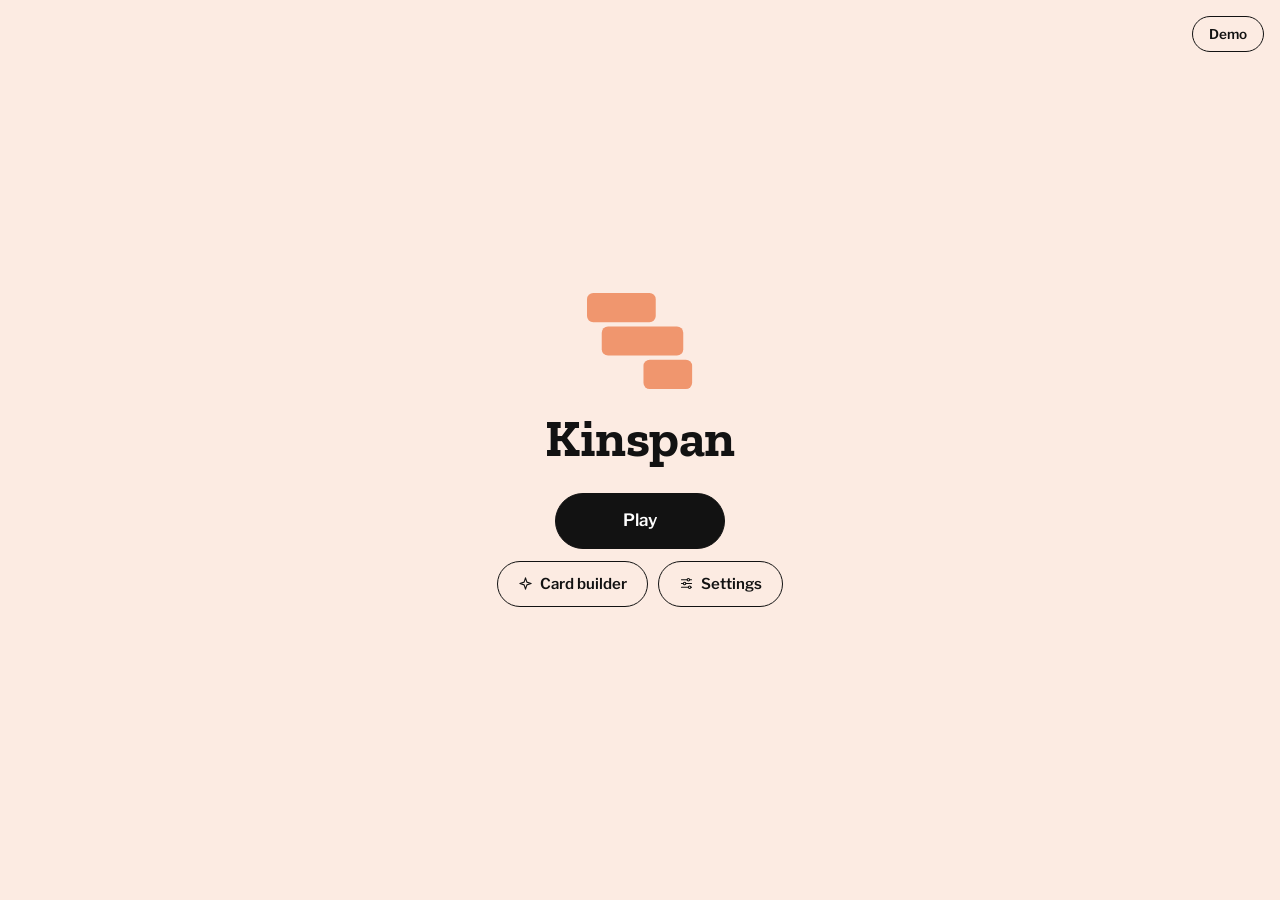
<file: index.html>
<!doctype html>
<meta charset="utf-8">
<meta name="viewport" content="width=device-width,initial-scale=1,viewport-fit=cover">
<meta name="apple-mobile-web-app-capable" content="yes">
<meta name="apple-mobile-web-app-status-bar-style" content="default">
<meta name="apple-mobile-web-app-title" content="Kinspan">
<meta name="theme-color" content="#f7f4ef">
<meta name="description" content="A hand of your own family. Bring your family file, put people back on the timeline, and earn Legacy.">
<link rel="icon" href="logo.svg" type="image/svg+xml">
<link rel="apple-touch-icon" href="touch-icon.png">
<title>Kinspan</title>
<script src="tree.js?v=18"></script>
<script src="family.js?v=18"></script>
<script src="rules.js?v=18"></script>
<style>
  :root{
    --bg:#f7f4ef; --panel:#ffffff; --edge:#ddd5c9; --ink:#2b2621; --dim:#7d7368;
    --gold:#9a7212; --brand:#F0966E; --gold2:#c79a2e; --pat:#2f6f9e; --mat:#a8552a;
    --patbg:#e4f0f8; --matbg:#fbeade; --selfbg:#e2f3e6; --self:#2f7a45;
    --ease:cubic-bezier(.34,1.24,.44,1);
  }
  *{box-sizing:border-box}
  html,body{height:100%}
  body{margin:0;color:var(--ink);min-height:100dvh;
    background:radial-gradient(120% 80% at 50% 0%,#fffaf0 0%,var(--bg) 55%,#ececec 100%);
    font:15px/1.5 ui-sans-serif,-apple-system,"Segoe UI",Roboto,sans-serif;
    touch-action:manipulation;
    padding:0 16px calc(28px + env(safe-area-inset-bottom))}
  button{font:inherit;color:inherit;cursor:pointer}

  .screen{display:none;max-width:560px;margin:0 auto;min-height:100dvh;
    flex-direction:column;justify-content:center;padding:32px 0}
  .screen.on{display:flex;animation:screenin .38s var(--ease) both}
  @keyframes screenin{from{opacity:0;transform:translateY(16px)}to{opacity:1;transform:none}}

  /* ---- title ---- */
  /* The mark: three lives sliding onto one timeline. */
  .mark{font-size:96px;margin:0 auto 22px;width:max-content}
  .mark rect{transform-box:fill-box;animation:bar .7s var(--ease) both}
  .mark rect:nth-child(2){animation-delay:.12s}
  .mark rect:nth-child(3){animation-delay:.24s}
  @keyframes bar{from{transform:translateX(-40%);opacity:0}to{transform:none;opacity:1}}

  /* A splash like a puzzle's front page: tinted, centred, one black button. */
  body:has(#s-title.on){background:var(--tint)}
  h1{margin:0;text-align:center;font-size:clamp(40px,11vw,52px);font-weight:700;line-height:1.05}

  .play{display:block;min-width:170px;margin:28px auto 0;border:1px solid var(--ink);border-radius:999px;
    background:var(--ink);color:#fff;font-size:17px;font-weight:600;padding:14px 40px;
    transition:transform .12s var(--ease),background .12s}
  .play:hover{background:#333}
  .play:active{transform:scale(.97)}
  .subs{display:flex;gap:10px;justify-content:center;margin:12px auto 0;flex-wrap:wrap}
  .sub{display:flex;align-items:center;gap:7px;border:1px solid var(--ink);background:transparent;
    border-radius:999px;padding:11px 20px;font-weight:600;font-size:15px;white-space:nowrap}
  .sub:hover{background:rgba(0,0,0,.05)}

  /* Which family is open: a quiet line under the buttons, like a puzzle's date. */
  .famchip{display:flex;align-items:center;justify-content:center;gap:6px;margin:34px auto 0;
    font-size:14px;width:max-content;max-width:100%}
  .famchip b{font-weight:700}
  .famchip span{color:#4d4d4d}
  .famchip[hidden]{display:none}
  /* Demo: a quiet pill in the corner of the title screen. */
  .demo{position:fixed;top:16px;right:16px;z-index:5;border:1px solid var(--ink);background:transparent;
    border-radius:99px;padding:7px 16px;font-size:13.5px;font-weight:600}
  .demo:hover{background:rgba(0,0,0,.06)}
  body:not(:has(#s-title.on)) .demo{display:none}
  .famchip button{border:0;background:none;padding:2px 4px;font-size:14px;color:var(--ink);
    text-decoration:underline;text-underline-offset:3px;font-weight:500}

  /* ---- shared bits ---- */
  .top{display:flex;align-items:center;gap:10px;margin-bottom:18px}
  .back{border:1px solid var(--edge);background:var(--panel);border-radius:99px;
    width:40px;height:40px;font-size:18px;flex:none}
  .back:hover{border-color:var(--ink)}
  .top h2{margin:0;font-size:28px;font-weight:700}

  /* ---- mode picker: a shelf of games, each with its own coloured tile ---- */
  .mode{display:flex;gap:16px;align-items:center;width:100%;text-align:left;
    background:#fff;border:1px solid var(--edge);border-radius:12px;
    padding:12px;margin-bottom:10px;
    animation:screenin .4s var(--ease) both;transition:border-color .14s}
  .mode:hover{border-color:var(--ink)}
  .mode .mi{width:68px;height:68px;flex:none;border-radius:8px;display:grid;place-items:center;
    font-size:30px;background:var(--lc)}
  .mode .mi .logo{color:#fff}
  /* Hovering a mode nudges its bars along the timeline, one after another. */
  .mode .logo rect{transform-box:fill-box}
  .mode:hover .logo rect{animation:nudge .6s var(--ease)}
  .mode:hover .logo rect:nth-child(2){animation-delay:.07s}
  .mode:hover .logo rect:nth-child(3){animation-delay:.14s}
  @keyframes nudge{40%{transform:translateX(9%)}}
  .mode .mt,.mode .md{display:block}
  .mode .mt{font-family:'Zilla Slab',Georgia,serif;font-weight:700;font-size:21px;line-height:1.15}
  .mode .md{color:#4d4d4d;font-size:14px;line-height:1.4;margin-top:3px}
  .mode.tut:last-child{margin-top:22px}
  .new{display:inline-block;margin-left:8px;font-family:'Libre Franklin',sans-serif;font-size:10.5px;
    letter-spacing:.08em;text-transform:uppercase;font-weight:700;background:var(--ink);color:#fff;
    border-radius:99px;padding:3px 8px;vertical-align:3px}
  .custom{display:flex;align-items:center;gap:8px;margin:14px auto 0;border:0;background:none;color:var(--ink);
    font-size:14.5px;font-weight:600;padding:8px 14px;text-decoration:underline;text-underline-offset:3px}
  .custom .logo{font-size:15px}
  .custom:hover{background:none;text-decoration-thickness:2px}

  /* ---- bring a file ---- */
  #drop{border:1.5px dashed var(--edge);border-radius:16px;padding:30px 18px;
    text-align:center;background:var(--panel);transition:border-color .16s,background .16s}
  #drop.over{border-color:var(--gold);background:var(--soft)}
  #drop .t{font-weight:660;font-size:18px}
  #drop .b{color:var(--dim);font-size:13.5px;margin-top:5px}
  input[type=file]{display:none}
  .btn{appearance:none;border:1px solid var(--edge);background:var(--panel);
    font-weight:620;border-radius:10px;padding:11px 18px;min-height:46px}
  .btn.primary{background:var(--ink);color:#fff;border-color:var(--ink)}
  .btn.primary:disabled{opacity:.4;cursor:default}
  .row{display:flex;gap:9px;align-items:center;margin-top:14px;flex-wrap:wrap}
  .row.mid{justify-content:center}
  .priv{color:var(--dim);font-size:12.5px;margin-top:12px;text-align:center}
  .priv b{color:var(--ink);font-weight:620}
  .err{color:#a4262c;font-size:13.5px;margin-top:10px}
  .guide{margin-top:22px;border-top:1px solid var(--edge);padding-top:12px;font-size:14px;line-height:1.5}
  .guide summary{cursor:pointer;font-weight:650;padding:4px 0}
  .guide ul{padding-left:20px;margin:8px 0} .guide li{margin:4px 0}
  .guide p{margin:8px 0;color:#3d3d3d}
  .lead{color:var(--dim);margin:-8px 0 14px}

  .who{display:flex;gap:10px;align-items:center;width:100%;text-align:left;
    background:var(--panel);border:1px solid var(--edge);border-radius:10px;
    padding:10px 12px;margin-bottom:7px}
  .who:hover{border-color:var(--ink)}
  .who.sel{border-color:var(--gold);box-shadow:0 0 0 2px var(--tint)}
  .who .n{font-weight:600}
  .who .d{color:var(--dim);font-size:12.5px}
  .who .dot{width:9px;height:9px;border-radius:50%;flex:none;background:var(--dim)}
  .who .dot.m{background:var(--pat)} .who .dot.f{background:var(--mat)}
  #search{width:100%;padding:11px 12px;border:1px solid var(--edge);border-radius:10px;
    font:inherit;font-size:16px;margin-bottom:9px;background:var(--panel);color:var(--ink)}
  #wholist{max-height:46vh;overflow:auto;-webkit-overflow-scrolling:touch}

  /* ---- settings sheet ---- */
  #modal{position:fixed;inset:0;background:rgba(43,38,33,.4);display:none;z-index:50;
    align-items:center;justify-content:center;padding:16px}
  #modal.on{display:flex}
  .sheet{background:var(--panel);border-radius:18px;width:100%;max-width:420px;padding:20px;
    animation:screenin .28s var(--ease) both;box-shadow:0 24px 60px rgba(0,0,0,.2)}
  .sheet h2{margin:0 0 14px;font-size:20px}
  .set{display:flex;align-items:center;gap:12px;width:100%;text-align:left;border:0;
    background:none;padding:12px 4px;border-top:1px solid var(--edge)}
  .set:hover{background:var(--soft)}
  .set i{font-style:normal;width:34px;height:34px;display:grid;place-items:center;
    border-radius:10px;background:var(--soft);flex:none;font-size:16px}
  .set b{display:block;font-weight:620}
  .set span{color:var(--dim);font-size:12.5px}
  .done{width:100%;margin-top:12px}
  @media (prefers-reduced-motion: reduce){ *{animation:none!important;transition:none!important} }
</style>
<link rel="stylesheet" href="theme.css?v=18">

<!-- ======================= title ======================= -->
<button class="demo" id="demo" title="Play with a sample family">Demo</button>
<section class="screen" id="s-title">
  <div class="mark" data-logo></div>
  <h1>Kinspan</h1>
  <button class="play" id="play">Play</button>
  <div class="subs">
    <button class="sub" id="builder"><i data-ic="spark"></i>Card builder</button>
    <button class="sub" id="settings"><i data-ic="sliders"></i>Settings</button>
  </div>
  <div class="famchip" id="famchip" hidden>
    <b id="famname"></b><span id="famcount"></span>
    <button id="famswap">Change</button>
    <button id="famsave" title="Download your family as a .kinspan file">Save file</button>
  </div>
</section>

<!-- ======================= mode ======================= -->
<section class="screen" id="s-mode">
  <div class="top"><button class="back" data-go="title" aria-label="Back"><i data-ic="back"></i></button><h2>Choose a game</h2></div>
  <div id="modes"></div>
  <button class="custom" id="custom"><span data-logo="custom"></span>Set up a custom game</button>
</section>

<!-- ======================= bring a family ======================= -->
<section class="screen" id="s-bring">
  <div class="top"><button class="back" data-go="title" aria-label="Back"><i data-ic="back"></i></button><h2>Bring your family</h2></div>
  <div id="drop">
    <div class="t">Drop your family file here</div>
    <div class="b">A <b>.ged</b> (GEDCOM) family-tree file, or a <b>.kinspan</b> you saved here before.</div>
    <div class="row mid"><button class="btn primary" id="pick">Choose a file</button></div>
    <input type="file" id="file" accept=".kinspan,.json,.ged,.gedcom,text/plain,application/json">
  </div>
  <p class="priv"><b>Your file never leaves this device.</b> No account, no server, nothing uploaded.</p>
  <div class="err" id="err" hidden></div>

  <details class="guide">
    <summary>How to get your family file</summary>
    <p>Kinspan reads <b>GEDCOM</b> (<code>.ged</code>), the standard file every family-tree site and
      program can export.</p>
    <ul>
      <li><b>Ancestry:</b> Trees › Create &amp; Manage Trees › Manage Tree › Export tree, then download it.</li>
      <li><b>MyHeritage:</b> Family Tree › Manage trees › Export to GEDCOM.</li>
      <li><b>FamilySearch</b> has no download button. Use a free program that syncs with it
        (RootsMagic Essentials or Ancestral Quest Basics): sign in to FamilySearch from it, bring in
        your ancestors, then File › Export › GEDCOM.</li>
      <li><b>RootsMagic, Family Tree Maker, Legacy, Gramps:</b> File › Export › GEDCOM.</li>
    </ul>
    <p><b>How much to include.</b> You plus <b>4 to 5 generations</b> of ancestors (back to your
      great-great-grandparents) is ideal; add their brothers and sisters if you like. The game plays
      best with <b>30 to 150 people</b>.</p>
    <p><b>What makes a good card.</b> Everyone needs a <b>birth year</b> to be played. Birth, death
      and burial <b>places</b> build your family's own Place cards. <b>Marriages</b> let couples play
      together, and death years, children and dates feed the rest of the Legacy cards.</p>
  </details>
</section>

<!-- ======================= who is it centred on ======================= -->
<section class="screen" id="s-picker">
  <div class="top"><button class="back" data-go="bring" aria-label="Back"><i data-ic="back"></i></button><h2>Who is it centred on?</h2></div>
  <p class="lead">Usually you. Everyone is described relative to them. <span id="pcount"></span></p>
  <input id="search" type="search" placeholder="Search by name" autocomplete="off">
  <div id="wholist"></div>
  <div class="row"><button class="btn primary" id="go" disabled>Open this family</button></div>
</section>

<div id="modal"><div class="sheet">
  <h2>Settings</h2>
  <button class="set" id="st-save"><i data-ic="save"></i><span><b>Save your family file</b>
    <span>Stories, Gifts, and fixes live in it. Keep it safe.</span></span></button>
  <button class="set" id="st-load"><i data-ic="swap"></i><span><b>Load a different family</b>
    <span>A .kinspan save or a .ged export</span></span></button>
  <button class="set" id="st-rules"><i data-ic="sliders"></i><span><b>Custom game rules</b>
    <span>Every rule, for when you want to tinker</span></span></button>
  <button class="set" id="st-tour"><i data-ic="play"></i><span><b>Play the tutorial</b>
    <span>A one-minute guided game</span></span></button>
  <button class="btn done" id="st-close">Done</button>
</div></div>

<script>
const $ = s => document.querySelector(s);
const esc = s => String(s ?? '').replace(/[&<>"]/g, c =>
  ({'&':'&amp;','<':'&lt;','>':'&gt;','"':'&quot;'}[c]));
const fail = m => { hideLoader(); const e=$('#err'); e.textContent=m; e.hidden=false; };
const clearFail = () => { $('#err').hidden = true; };

/* -------------------- screens -------------------- */

let next = 'mode';   // where to go once a family is loaded: 'mode' or 'builder'
function show(id) {
  hideLoader();
  document.querySelectorAll('.screen').forEach(s => s.classList.toggle('on', s.id === 's-' + id));
  scrollTo(0, 0);
  if (id === 'mode') renderModes();
}
document.querySelectorAll('[data-go]').forEach(b => b.onclick = () => show(b.dataset.go));
const hasFamily = () => !!FAMILY.current || !!FAMILY.hasAutosave();
const needFamily = then => { next = then; hasFamily() ? loaded() : show('bring'); };
function loaded() {
  if (next === 'builder') location.href = 'edit.html';
  else show('mode');
}

$('#play').onclick = () => needFamily('mode');
$('#builder').onclick = () => needFamily('builder');
$('#famswap').onclick = () => { next = 'mode'; show('bring'); };
/* The family lives in this browser's storage, not in a file the site can see.
 * This writes it out as one, to the Downloads folder. */
$('#famsave').onclick = async () => { const f = await FAMILY.load(); if (f) FAMILY.download(f); };

/* Demo mode: the Sampson family, shipped with the site as demo.kinspan, with
 * most cards carrying a written Gift. It takes the place of whatever family
 * this browser holds, so say so first when there is one that isn't the demo. */
$('#demo').onclick = async () => {
  const cur = FAMILY.hasAutosave();
  if (cur && cur.title !== 'The Sampson family' &&
      !confirm(`Demo mode replaces ${cur.title || 'the family'} in this browser. `
        + 'Use Save file first if you want to keep it. Continue?')) return;
  try {
    showLoader('classic');
    const r = await fetch('demo.kinspan?v=1');
    if (!r.ok) throw new Error('The demo family could not be loaded.');
    FAMILY.use(FAMILY.readSave(await r.text(), 'demo.kinspan'));
    location.reload();
  } catch (err) { hideLoader(); alert(err.message || String(err)); }
};
$('#custom').onclick = () => location.href = 'settings.html';

const auto = FAMILY.hasAutosave();
if (auto) {
  $('#famchip').hidden = false;
  $('#famname').textContent = auto.title || 'Your family';
  $('#famcount').textContent = `· ${auto.playable} Kin`;
}

/* -------------------- modes -------------------- */

const tourSeen = () => { try { return !!localStorage.getItem('kinspan.tutorial'); } catch (e) { return true; } };
function renderModes() {
  const tut = `<button class="mode tut" data-mode="tutorial" style="--lc:${LOGOS.tutorial.color}">
      <span class="mi">${logo('', 'tutorial')}</span><span><span class="mt">Tutorial${tourSeen() ? '' : '<span class="new">Start here</span>'}</span>
      <span class="md">Learn by playing. One minute, with pointers.</span></span></button>`;
  const modes = MODES.map(m => `<button class="mode" data-mode="${m.id}" style="--lc:${LOGOS[m.id].color}">
      <span class="mi">${m.icon}</span><span><span class="mt">${esc(m.name)}</span>
      <span class="md">${esc(m.blurb)}</span></span></button>`).join('');
  $('#modes').innerHTML = tourSeen() ? modes + tut : tut + modes;
  $('#modes').querySelectorAll('.mode').forEach((b, i) => {
    b.style.animationDelay = (i * 50) + 'ms';
    b.onclick = () => go(b.dataset.mode);
  });
}

/* Into a game: the loader comes up in the mode's own colours here, and
 * play.html opens on the same loader, so the hand-off reads as one screen. */
function go(mode) {
  showLoader(mode);
  setTimeout(() => location.href = 'play.html?mode=' + mode, 380);
}

/* -------------------- settings -------------------- */

const modal = $('#modal');
$('#settings').onclick = () => {
  $('#st-save').hidden = !hasFamily();
  modal.classList.add('on');
};
const closeSet = () => modal.classList.remove('on');
$('#st-close').onclick = closeSet;
modal.onclick = e => { if (e.target === modal) closeSet(); };
document.addEventListener('keydown', e => { if (e.key === 'Escape') closeSet(); });
$('#st-save').onclick = async () => { const f = await FAMILY.load(); if (f) FAMILY.download(f); closeSet(); };
$('#st-load').onclick = () => { closeSet(); next = 'mode'; show('bring'); };
$('#st-rules').onclick = () => location.href = 'settings.html';
$('#st-tour').onclick = () => hasFamily() ? go('tutorial') : (closeSet(), needFamily('mode'));

/* -------------------- taking a file -------------------- */

let pending = null;   // a .ged waiting on a root choice

$('#pick').onclick = () => $('#file').click();
$('#file').onchange = e => { if (e.target.files[0]) read(e.target.files[0]); };

const drop = $('#drop');
['dragenter','dragover'].forEach(t => drop.addEventListener(t, e => {
  e.preventDefault(); drop.classList.add('over'); }));
['dragleave','drop'].forEach(t => drop.addEventListener(t, e => {
  e.preventDefault(); drop.classList.remove('over'); }));
drop.addEventListener('drop', e => {
  const f = e.dataTransfer.files && e.dataTransfer.files[0];
  if (f) read(f);
});

function read(file) {
  clearFail();
  if (file.size > 40 * 1024 * 1024) {
    return fail('That file is over 40MB — too big for the browser to hold. '
      + 'Export a smaller branch of the tree.');
  }
  const fr = new FileReader();
  fr.onerror = () => fail('The file could not be read.');
  showLoader();
  fr.onload = () => {
    const text = String(fr.result);
    // Decide by content, not by extension: people rename files, and a .json
    // and a .kinspan are the same thing.
    if (/^\s*[{[]/.test(text)) return openSave(text, file.name);
    return openGedcom(text, file.name);
  };
  fr.readAsText(file);
}

function openSave(text, name) {
  let fam;
  try { fam = FAMILY.readSave(text, name); }
  catch (err) { return fail(err.message || String(err)); }
  FAMILY.use(fam);
  loaded();
}

function openGedcom(text, name) {
  let parsed;
  try { parsed = TREE.parseGedcom(text); }
  catch (err) { return fail('That file could not be read as a GEDCOM: ' + (err.message||err)); }
  const n = Object.keys(parsed.ind).length;
  if (!n) return fail('No people found in that file. A family file is a .kinspan '
    + 'or a GEDCOM (.ged) export.');
  const withYear = Object.values(parsed.ind)
    .filter(p => (p.events.BIRT || p.events.CHR || {}).year).length;
  if (!withYear) return fail('Nobody in that file has a birth year, so there is no '
    + 'timeline to build. Kinspan needs birth years to place people.');
  pending = { text, name, roots: TREE.guessRoots(parsed, 500), total: n, withYear };
  showPicker();
}

/* -------------------- who is it centred on -------------------- */

let chosen = null;

function showPicker() {
  hideLoader();
  chosen = pending.roots.length ? pending.roots[0].id : null;
  $('#pcount').textContent = `${pending.total} people, ${pending.withYear} with a birth year.`
    + (pending.withYear > 300 ? ' That is a big tree: the game plays best with 30 to 150, so a file of'
      + ' fewer generations will feel more like your family.' : '');
  $('#search').value = '';
  renderWho('');
  show('picker');
}

function renderWho(q) {
  const term = q.trim().toLowerCase();
  const list = pending.roots.filter(r => !term || r.name.toLowerCase().includes(term))
                            .slice(0, 120);
  $('#wholist').innerHTML = list.length ? list.map(r => `
    <button class="who ${r.id===chosen?'sel':''}" data-id="${esc(r.id)}">
      <span class="dot ${r.sex==='M'?'m':r.sex==='F'?'f':''}"></span>
      <span><span class="n">${esc(r.name)}</span><br>
      <span class="d">${r.birth_year ? 'b. '+r.birth_year+' · ' : ''}${r.reach} relatives in reach</span></span>
    </button>`).join('')
    : '<p style="color:var(--dim)">Nobody by that name.</p>';
  $('#wholist').querySelectorAll('.who').forEach(b => {
    b.onclick = () => { chosen = b.dataset.id; renderWho($('#search').value); };
  });
  $('#go').disabled = !chosen;
}

$('#search').oninput = e => renderWho(e.target.value);
$('#go').onclick = () => {
  if (!chosen) return;
  let fam;
  try { fam = FAMILY.fromGedcom(pending.text, chosen, null); }
  catch (err) { return fail(err.message || String(err)); }
  FAMILY.use(fam);
  loaded();
};

/* Deep links from the other pages: index.html#mode opens the picker. */
show(location.hash === '#mode' && hasFamily() ? 'mode' : 'title');
</script>
</file>
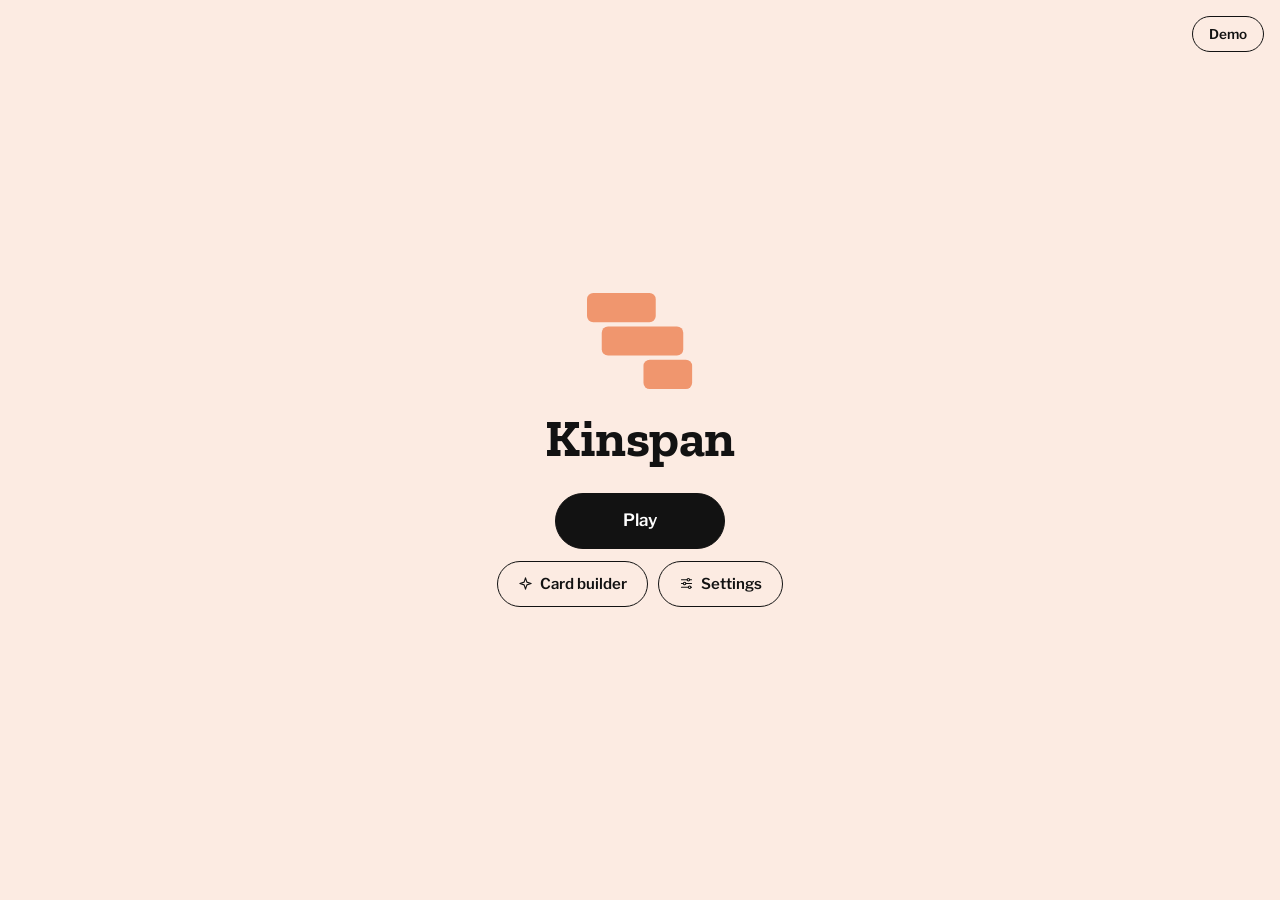
<file: edit.html>
<!doctype html>
<meta charset="utf-8">
<meta name="viewport" content="width=device-width,initial-scale=1,viewport-fit=cover">
<meta name="apple-mobile-web-app-capable" content="yes">
<meta name="apple-mobile-web-app-status-bar-style" content="default">
<meta name="apple-mobile-web-app-title" content="Kinspan">
<meta name="theme-color" content="#f7f4ef">
<link rel="icon" href="logo.svg" type="image/svg+xml">
<link rel="apple-touch-icon" href="touch-icon.png">
<title>Kinspan — card builder</title>
<script src="tree.js?v=18"></script>
<script src="family.js?v=18"></script>
<script src="rules.js?v=18"></script>
<style>
  :root{
    --bg:#f7f4ef; --panel:#ffffff; --edge:#ddd5c9; --ink:#2b2621; --dim:#7d7368;
    --gold:#9a7212; --pat:#2f6f9e; --mat:#a8552a; --self:#2f7a45; --bad:#a4262c;
    --patbg:#e4f0f8; --matbg:#fbeade; --selfbg:#e2f3e6;
    --ease:cubic-bezier(.34,1.24,.44,1);
  }
  *{box-sizing:border-box}
  html,body{height:100%}
  body{margin:0;background:var(--bg);color:var(--ink);height:100dvh;
    display:flex;flex-direction:column;overflow:hidden;touch-action:manipulation;
    font:15px/1.5 ui-sans-serif,-apple-system,"Segoe UI",Roboto,sans-serif}
  button{font:inherit;color:inherit;cursor:pointer}

  header{flex:none;display:flex;gap:10px;align-items:center;
    padding:10px 14px;padding-top:calc(10px + env(safe-area-inset-top));
    background:var(--panel);border-bottom:1px solid var(--edge)}
  .hmark{font-size:20px}
  header h1{margin:0;font-size:18px;font-weight:680;letter-spacing:-.01em}
  .sp{flex:1}
  .round{border:1px solid var(--edge);background:var(--panel);border-radius:99px;
    width:40px;height:40px;font-size:18px;flex:none}
  .round:hover{border-color:var(--ink)}
  .btn{appearance:none;border:1px solid var(--edge);background:var(--panel);
    font-size:14px;font-weight:620;border-radius:10px;padding:8px 14px;min-height:40px}
  .btn:hover{border-color:var(--ink)}
  .btn.primary{background:var(--ink);color:#fff;border-color:var(--ink)}
  .btn.gold{background:var(--gold);color:#fff;border-color:var(--gold)}
  .btn.danger{color:var(--bad);border-color:#e7c9c9}
  .btn.sm{min-height:32px;padding:5px 10px;font-size:12.5px}
  .dirty{width:8px;height:8px;border-radius:50%;background:var(--gold)}

  /* ---- toolbar ---- */
  .tools{flex:none;display:flex;gap:8px;align-items:center;flex-wrap:wrap;
    padding:12px 14px 4px;max-width:1100px;width:100%;margin:0 auto}
  #q{flex:1 1 180px;padding:9px 12px;border:1px solid var(--edge);border-radius:99px;
    font:inherit;font-size:15px;background:var(--panel);color:var(--ink)}
  .chips{display:flex;gap:6px;overflow-x:auto;scrollbar-width:none}
  .chip{border:1px solid var(--edge);background:var(--panel);border-radius:99px;
    padding:6px 12px;font-size:13px;font-weight:600;white-space:nowrap}
  .chip.on{background:var(--ink);color:#fff;border-color:var(--ink)}
  #sort{width:auto;border:1px solid var(--edge);border-radius:99px;padding:7px 10px;font:inherit;
    font-size:13px;background:var(--panel);color:var(--ink)}

  /* ---- the deck ---- */
  main{flex:1;overflow:auto;-webkit-overflow-scrolling:touch;
    padding:10px 14px calc(30px + env(safe-area-inset-bottom))}
  /* The deck: each Kin as the very card they play as. */
  #grid{--cw:200px;--ch:290px;align-items:start;display:grid;grid-template-columns:repeat(auto-fill,minmax(190px,1fr));gap:18px;
    max-width:1100px;margin:0 auto;perspective:900px}
  @keyframes deal{from{opacity:0;transform:translateY(24px) rotate(-3deg) scale(.92)}to{opacity:1;transform:none}}
  .cell{display:block;width:100%;border:0;background:none;padding:0;text-align:left;cursor:pointer;font-weight:400;
    animation:deal .42s var(--ease) both;transition:transform .2s var(--ease)}
  #grid.quiet .cell{animation:none}
  .cell:hover{transform:translateY(-6px) rotate(-1deg)}
  .cell:hover .face{box-shadow:0 16px 30px rgba(80,60,30,.2)}
  .cell .hc.noyear{opacity:.55}
  .cell.add{min-height:290px;border:2px dashed var(--edge);border-radius:14px;display:flex;flex-direction:column;
    align-items:center;justify-content:center;gap:6px;color:var(--dim);font-weight:620}
  .cell.add b{font-size:34px;font-weight:300;line-height:1}
  .cell.add:hover{border-color:var(--ink);color:var(--ink)}
  .fx>.big{--ch:330px;width:224px;zoom:1.25;flex:none;animation:flip .5s var(--ease) both}
  .fx>.big .face{box-shadow:0 24px 60px rgba(0,0,0,.3)}
  .fx.still>.big,.fx.still>.panel{animation:none}
  .count{max-width:1100px;margin:0 auto 10px;color:var(--dim);font-size:12.5px}
  .empty{color:var(--dim);text-align:center;padding:34px 0;grid-column:1/-1}

  /* ---- one card, up close ---- */
  #focus{position:fixed;inset:0;z-index:40;background:rgba(43,38,33,.5);display:none;
    align-items:center;justify-content:center;padding:16px}
  #focus.on{display:flex;animation:fade .2s both}
  @keyframes fade{from{opacity:0}to{opacity:1}}
  .fx{display:flex;gap:22px;align-items:flex-start;width:100%;max-width:860px;max-height:100%}
  @keyframes flip{from{transform:rotateY(80deg) scale(.8);opacity:0}to{transform:none;opacity:1}}
  .panel{flex:1;min-width:0;background:var(--panel);border-radius:18px;padding:18px;
    max-height:calc(100dvh - 32px);overflow:auto;animation:slide .4s var(--ease) .08s both}
  @keyframes slide{from{opacity:0;transform:translateX(20px)}to{opacity:1;transform:none}}
  .panel h2{font-size:12px;letter-spacing:.13em;text-transform:uppercase;color:var(--dim);
    font-weight:680;margin:18px 0 8px}
  .panel h2:first-child{margin-top:0}

  .slot{display:flex;gap:10px;align-items:flex-start;border-radius:12px;padding:11px;margin-bottom:8px;
    background:var(--tint);border:1.5px solid var(--tintedge);animation:deal .35s var(--ease) both}
  .slot .gi{font-size:24px;width:32px;text-align:center;color:var(--gold);flex:none;line-height:34px}
  .slot .grow{flex:1;min-width:0}
  .slot input{width:100%;border:0;background:transparent;font:inherit;color:var(--ink);padding:2px 0}
  .slot input:focus{outline:0;border-bottom:1px solid var(--tintedge)}
  .slot .gname{font-weight:680;color:var(--gold);font-size:16px}
  .slot .gfx{font-size:13px;color:#4d4d4d;margin:1px 0 3px}
  .slot .gwhy{font-size:13px;font-style:italic;color:var(--dim)}
  .addslot{width:100%;border:1.5px dashed var(--edge);background:transparent;border-radius:12px;
    padding:13px;color:var(--dim);font-weight:620;margin-bottom:8px}
  .addslot:hover{border-color:var(--gold);color:var(--gold)}
  .picker{border:1px solid var(--edge);border-radius:12px;padding:10px;margin-bottom:8px;
    animation:deal .3s var(--ease) both}
  .gg{display:flex;flex-wrap:wrap;gap:6px;margin-bottom:9px}
  .gg>span{flex-basis:100%;font-size:10.5px;letter-spacing:.08em;text-transform:uppercase;color:var(--dim)}
  .gg{display:grid;grid-template-columns:repeat(auto-fill,minmax(190px,1fr))}
  .gg>span{grid-column:1/-1}
  .gchip{display:flex;gap:8px;align-items:flex-start;text-align:left;border:1px solid var(--edge);
    background:var(--panel);border-radius:10px;padding:8px 10px;font-size:13px;
    transition:transform .12s var(--ease),border-color .12s}
  .gchip i{font-style:normal;color:var(--gold);font-size:17px;width:20px;text-align:center;flex:none}
  .gchip b{display:block;font-weight:650}
  .gchip small{display:block;color:var(--dim);font-size:11.5px;line-height:1.35}
  .gchip:hover{border-color:var(--gold);transform:translateY(-1px)}
  .gchip.sug{border-color:var(--gold);background:var(--tint);color:var(--gold);font-weight:650}
  textarea{width:100%;min-height:90px;padding:10px 12px;border:1px solid var(--edge);border-radius:10px;
    font:inherit;font-size:15px;line-height:1.5;resize:vertical;background:var(--panel);color:var(--ink)}
  .done{display:flex;gap:8px;margin-top:16px}

  details.rec{margin-top:16px;border-top:1px solid var(--edge);padding-top:10px}
  details.rec summary{cursor:pointer;color:var(--dim);font-weight:620;font-size:14px;padding:6px 0}
  .field{margin-bottom:10px}
  .field label{display:block;font-size:12.5px;color:var(--dim);margin-bottom:3px}
  input[type=text],input[type=number],select,#pq{
    width:100%;padding:9px 11px;border:1px solid var(--edge);border-radius:8px;
    font:inherit;font-size:16px;background:var(--panel);color:var(--ink)}
  .slot input[type=text]{border:0;padding:2px 0;font-size:inherit;background:transparent}
  .two{display:grid;grid-template-columns:1fr 1fr;gap:8px}
  .check{display:flex;gap:8px;align-items:center;margin:10px 0;font-size:14px}
  .check input{width:18px;height:18px}
  .hint{color:var(--dim);font-size:12.5px;margin:4px 0 0}
  .row{display:flex;gap:8px;align-items:center;flex-wrap:wrap}
  .link{display:flex;gap:8px;align-items:center;border:1px solid var(--edge);border-radius:9px;
    padding:7px 10px;margin-bottom:6px}
  .link .grow{flex:1;min-width:0}
  .link .n{font-weight:600;font-size:14px}
  .link .d{color:var(--dim);font-size:12px}
  .x{border:0;background:transparent;color:var(--dim);font-size:17px;padding:4px 7px;line-height:1;border-radius:6px}
  .x:hover{color:var(--bad);background:#faf0f0}
  .person{display:flex;gap:10px;align-items:center;width:100%;text-align:left;
    background:var(--panel);border:1px solid var(--edge);border-radius:10px;padding:10px 12px;margin-bottom:7px}
  .person:hover{border-color:var(--ink)}
  .person .dot{width:9px;height:9px;border-radius:50%;flex:none;background:var(--dim)}
  .person .dot.m{background:var(--pat)} .person .dot.f{background:var(--mat)}
  .person .grow{flex:1;min-width:0}
  .person .n{font-weight:600}
  .person .d{color:var(--dim);font-size:12.5px}
  .tag{font-size:10px;letter-spacing:.05em;text-transform:uppercase;font-weight:650;
    border-radius:99px;padding:2px 7px;background:#eef4ee;color:var(--self)}

  #modal{position:fixed;inset:0;background:rgba(43,38,33,.4);display:none;z-index:50;
    align-items:flex-end;justify-content:center}
  #modal.on{display:flex}
  .sheet{background:var(--panel);width:100%;max-width:520px;border-radius:16px 16px 0 0;
    padding:16px 16px calc(20px + env(safe-area-inset-bottom));max-height:86vh;overflow:auto;
    animation:deal .3s var(--ease) both}
  .sheet h2{font-size:18px}
  .toast{position:fixed;left:50%;transform:translateX(-50%);
    bottom:calc(22px + env(safe-area-inset-bottom));z-index:60;
    background:var(--ink);color:#fff;padding:10px 16px;border-radius:9px;
    font-size:13.5px;opacity:0;pointer-events:none;transition:opacity .2s}
  .toast.on{opacity:1}

  @media (min-width:560px){ #modal{align-items:center} .sheet{border-radius:16px} }
  @media (max-width:640px){
    #focus{padding:0;align-items:stretch}
    .fx{flex-direction:column;align-items:stretch;gap:0;overflow:auto;max-height:none;min-height:100%;
      padding:14px 12px calc(16px + env(safe-area-inset-bottom))}
    .panel{flex:1;max-height:none;overflow:visible;padding-top:34px}
  }
  @media (prefers-reduced-motion: reduce){ *{animation:none!important;transition:none!important} }
</style>
<link rel="stylesheet" href="theme.css?v=18">

<header>
  <button class="round" id="home" aria-label="Main menu"><i data-ic="back"></i></button>
  <span class="hmark" data-logo></span>
  <h1>Card builder</h1>
  <div class="sp"></div>
  <span class="dirty" id="dirty" title="Changes not saved to your file" hidden></span>
  <button class="btn gold" id="save">Save file</button>
</header>

<div class="tools">
  <input id="q" type="search" placeholder="Find someone" autocomplete="off">
  <div class="chips" id="chips"></div>
  <select id="sort" aria-label="Sort">
    <option value="old">Oldest first</option>
    <option value="young">Youngest first</option>
    <option value="az">A to Z</option>
  </select>
</div>

<main>
  <p class="count" id="count"></p>
  <div id="grid"></div>
</main>

<div id="focus"></div>
<div id="modal"><div class="sheet" id="sheet"></div></div>
<div class="toast" id="toast"></div>

<script>
const $ = s => document.querySelector(s);
const esc = s => String(s ?? '').replace(/[&<>"]/g, c =>
  ({'&':'&amp;','<':'&lt;','>':'&gt;','"':'&quot;'}[c]));

let fam = null;
let editing = null;      // id of the card open up close
let picking = false;     // the Gift menu is open on that card
let filter = 'all';
let shown = null;     // the card already flipped open, so a redraw does not flip it again

(async function () {
  fam = await FAMILY.load();
  if (!fam) { location.href = './'; return; }
  render();
})();

function toast(msg) {
  const t = $('#toast');
  t.textContent = msg; t.classList.add('on');
  clearTimeout(t._t); t._t = setTimeout(() => t.classList.remove('on'), 2200);
}

/* Any change goes through here: re-derive, re-render, mark unsaved. */
function changed(msg) {
  fam = FAMILY.touched();
  if (msg) toast(msg);
  render();
}

let drawn = false;   // the deck deals in once, then redraws quietly
function render() {
  $('#dirty').hidden = !fam.dirty;
  if (editing && !fam.byId[editing]) editing = null;
  renderGrid(drawn); drawn = true;
  renderFocus();
}

/* ------------------------------------------------------------- a card ---- */

const sideOf = p => p.relationship_to_root === 'self' ? 'self'
  : p.relationship_side === 'maternal' ? 'mat' : 'pat';
const initials = p => ((p.given || p.name || '?')[0] + ((p.surname || '')[0] || '')).toUpperCase();
const years = p => p.birth_year ? `${p.birth_year}–${p.living ? 'now' : (p.death_year || '?')}` : 'No birth year';
const TIER = ['Sketch', 'Story', 'Biography'];

/* The builder shows each Kin as the card they play as. A Gift written here
 * makes them a Biography every game, so they show in gold; anyone else is
 * dealt a tier each game and shows plain. */
const writtenRarity = p => { const a = (p.abilities||[]).find(a => a && a.name);
  return !a ? '' : a.tier === 'low' ? 'r-rare' : 'r-legend'; };
function gridCard(p, i) {
  return `<button class="cell" data-id="${esc(p.id)}" style="animation-delay:${Math.min(i, 24) * 22}ms">${
    kinCard(p, { rarity: writtenRarity(p), cls: p.birth_year ? '' : 'noyear' })}</button>`;
}

/* ------------------------------------------------------------- the deck -- */

const FILTERS = [
  ['all', 'Everyone', () => true],
  ['gift', 'With Gifts', p => (p.abilities || []).length],
  ['none', 'No Gift yet', p => !(p.abilities || []).length],
  ['pat', "Father's side", p => sideOf(p) === 'pat'],
  ['mat', "Mother's side", p => sideOf(p) === 'mat'],
];
const SORTS = {
  old: (a, b) => (a.birth_year || 9999) - (b.birth_year || 9999),
  young: (a, b) => (b.birth_year || 0) - (a.birth_year || 0),
  az: (a, b) => a.name.localeCompare(b.name),
};
$('#chips').innerHTML = FILTERS.map(([id, label]) =>
  `<button class="chip ${id === filter ? 'on' : ''}" data-f="${id}">${label}</button>`).join('');
$('#chips').onclick = e => { const b = e.target.closest('[data-f]'); if (!b) return;
  filter = b.dataset.f;
  $('#chips').querySelectorAll('.chip').forEach(c => c.classList.toggle('on', c === b));
  renderGrid(); };
$('#q').oninput = () => renderGrid();
$('#sort').onchange = () => renderGrid();

function renderGrid(quiet) {
  $('#grid').classList.toggle('quiet', !!quiet);
  const term = ($('#q').value || '').trim().toLowerCase();
  const keep = FILTERS.find(f => f[0] === filter)[2];
  const list = fam.people.filter(p => keep(p) && (!term || p.name.toLowerCase().includes(term)))
    .sort(SORTS[$('#sort').value]);
  const gifted = fam.people.filter(p => (p.abilities || []).length).length;
  $('#count').textContent = `${fam.people.length} Kin · ${gifted} with a Gift`
    + (list.length !== fam.people.length ? ` · showing ${list.length}` : '');
  $('#grid').innerHTML = (list.length ? list.map(gridCard).join('') : '<p class="empty">Nobody here.</p>')
    + `<button class="cell add" id="add"><b>${icon('plus')}</b>Add someone</button>`;
  $('#grid').querySelectorAll('.cell').forEach(b => {
    b.onclick = () => { editing = b.dataset.id; picking = false; renderFocus(); };
  });
  $('#add').onclick = () => newPerson(null, null);
}

/* ------------------------------------------------------ one card, up close */

function renderFocus() {
  const f = $('#focus');
  const p = editing && fam.byId[editing];
  if (!p) { f.classList.remove('on'); f.innerHTML = ''; shown = null; return; }
  const ab = p.abilities || [];
  const sug = suggestGift(p, giftContext(fam.people));
  const isRoot = fam.meta.root_id === p.id;
  const chip = (id, hot) => { const g = GIFT_BY_ID[id], fx = ABILITY_EFFECTS[g.kind];
    return `<button class="gchip ${hot ? 'sug' : ''}" data-gift="${id}"
      ><i>${fx.icon}</i><span><b>${esc(g.name)}</b><small>${esc(giftTier(g.kind, 'high').effect)} ≈ ${giftTier(g.kind, 'high').worth} Legacy</small></span></button>`; };
  const taken = new Set(ab.map(a => a.gift));

  const slots = ab.map((a, i) => {
    // A Gift written before the menu has no effect of its own; in play it
    // borrows the one their life suggests, so say that rather than nothing.
    const own = ABILITY_EFFECTS[a.kind], fx = own || ABILITY_EFFECTS[(sug || {}).kind];
    return `<div class="slot">
      <span class="gi">${fx ? fx.icon : icon('spark')}</span>
      <div class="grow">
        <input type="text" class="gname" id="f-gn${i}" value="${esc(a.name)}" aria-label="Gift name">
        <div class="gfx">${fx ? esc(giftTier(own ? a.kind : sug.kind, 'high').effect) : ''}</div>
        <input type="text" class="gwhy" id="f-gw${i}" value="${esc(a.why || a.text || '')}"
          placeholder="Why them? A line from their story" aria-label="Why they have it">
      </div>
      <button class="x" data-ungift="${i}" aria-label="Remove this Gift">${icon('close')}</button>
    </div>`; }).join('');
  const add = ab.length >= 1 ? '' : picking ? `<div class="picker">
      ${sug && !taken.has(sug.gift) ? `<div class="gg"><span>Their life suggests</span>${chip(sug.gift, true)}</div>` : ''}
      ${[...new Set(GIFTS.map(g => g.group))].map(grp => `<div class="gg"><span>${esc(grp)}</span>${
        GIFTS.filter(g => g.group === grp && !taken.has(g.id)).map(g => chip(g.id)).join('')}</div>`).join('')}
      <button class="btn sm" id="unpick">Close</button></div>`
    : `<button class="addslot" id="pick">${icon('plus')} Add a Gift${sug && !taken.has(sug.gift) ? ` · try <b>${esc(GIFT_BY_ID[sug.gift].name)}</b>` : ''}</button>`;

  f.innerHTML = `<div class="fx ${shown === p.id ? 'still' : ''}">
    <div class="big">${kinCard(p, { rarity: writtenRarity(p) })}</div>
    <div class="panel">
      <h2>Gift</h2>
      <p class="hint" style="margin:-4px 0 10px">${ab.length ? 'A Gift you write plays at full strength: this card is a Biography every game.'
        : 'Without one, each game deals this Kin as a Sketch, a Story, or a Biography at random. Write one and they are always a Biography.'}</p>
      ${slots}${add}
      <h2>Their story</h2>
      <textarea id="f-story" placeholder="A job, a journey, something they said, how they are remembered.">${esc(p.story || '')}</textarea>

      <details class="rec"><summary>Fix the record</summary>
        <div class="two" style="margin-top:8px">
          <div class="field"><label>First names</label><input type="text" id="f-given" value="${esc(p.given||'')}"></div>
          <div class="field"><label>Surname</label><input type="text" id="f-surname" value="${esc(p.surname||'')}"></div>
        </div>
        <div class="two">
          <div class="field"><label>Suffix</label><input type="text" id="f-suffix" value="${esc(p.suffix||'')}" placeholder="Jr, III"></div>
          <div class="field"><label>Sex</label><select id="f-sex">
            <option value=""${!p.sex?' selected':''}>Not recorded</option>
            <option value="F"${p.sex==='F'?' selected':''}>Female</option>
            <option value="M"${p.sex==='M'?' selected':''}>Male</option></select></div>
        </div>
        <div class="two">
          <div class="field"><label>Born — year</label><input type="number" id="f-by" value="${p.birth_year ?? ''}" placeholder="1902"></div>
          <div class="field"><label>Born — place</label><input type="text" id="f-bp" value="${esc(p.birth_place||'')}"></div>
        </div>
        <div class="check"><input type="checkbox" id="f-living" ${p.living?'checked':''}>
          <label for="f-living">Still living</label></div>
        <div id="deathfields" ${p.living?'hidden':''}>
          <div class="two">
            <div class="field"><label>Died — year</label><input type="number" id="f-dy" value="${p.death_year ?? ''}"></div>
            <div class="field"><label>Died — place</label><input type="text" id="f-dp" value="${esc(p.death_place||'')}"></div>
          </div>
          <div class="field"><label>Buried</label><input type="text" id="f-bu" value="${esc(p.burial_place||'')}"></div>
        </div>
        <div class="field"><label>Children they had</label>
          <input type="number" id="f-kids" value="${p.child_count ?? ''}" placeholder="${p.children_in_tree} in this file"></div>
        ${renderMarriages(p)}
        ${linkBlock('Parents', p.parent_ids, 'parent')}
        ${linkBlock('Spouses', p.spouse_ids, 'spouse')}
        ${linkBlock('Children', p.children_ids, 'child')}
        <div class="row" style="margin-top:12px">
          ${isRoot ? '<span class="tag">Everyone is related to them</span>'
                   : '<button class="btn sm" id="mkroot">Centre the family on them</button>'}
          <div class="sp"></div>
          <button class="btn sm danger" id="del">Remove</button>
        </div>
      </details>

      <div class="done"><div class="sp"></div><button class="btn primary" id="apply">Done</button></div>
    </div></div>`;
  f.classList.add('on'); shown = p.id;

  const close = () => { commit(); editing = null; render(); };
  $('#apply').onclick = close;
  f.onclick = e => { if (e.target === f || e.target.classList.contains('fx')) close(); };
  const pk = $('#pick'); if (pk) pk.onclick = () => { commit(); picking = true; renderFocus(); };
  const up = $('#unpick'); if (up) up.onclick = () => { commit(); picking = false; renderFocus(); };
  const mk = $('#mkroot');
  if (mk) mk.onclick = () => { commit(); fam.meta.root_id = p.id;
    changed(`Everyone is now described relative to ${p.name}.`); };
  $('#f-living').onchange = e => { $('#deathfields').hidden = e.target.checked; };
  $('#del').onclick = () => confirmDelete(p);
  f.querySelectorAll('[data-gift]').forEach(b => {
    b.onclick = () => {
      commit();
      const id = b.dataset.gift, g = GIFT_BY_ID[id];
      p.abilities.push({ gift: id, kind: g.kind, n: g.n || 1, name: g.name, why: '' });
      picking = false;
      changed(`${g.name} given to ${p.given || p.name}.`);
    };
  });
  f.querySelectorAll('[data-ungift]').forEach(b => {
    b.onclick = () => { commit(); p.abilities.splice(+b.dataset.ungift, 1); changed(); };
  });
  f.querySelectorAll('[data-unlink]').forEach(b => {
    b.onclick = () => {
      commit();
      const [kind, other] = b.dataset.unlink.split(':');
      if (kind === 'spouse') TREE.unlinkSpouse(fam.byId, p.id, other);
      if (kind === 'parent') TREE.unlinkChild(fam.byId, other, p.id);
      if (kind === 'child')  TREE.unlinkChild(fam.byId, p.id, other);
      changed('Unlinked.');
    };
  });
  f.querySelectorAll('[data-addlink]').forEach(b => {
    b.onclick = () => { commit(); pickPerson(p, b.dataset.addlink); };
  });
}

function renderMarriages(p) {
  const mars = (p.marriages || []).filter(m => m.spouse_id);
  if (!mars.length) return '';
  return `<h2>Marriages</h2><div class="card">` + mars.map((m, i) => `
    <div class="field">
      <label>${esc(m.spouse_name || 'Spouse')}</label>
      <div class="two">
        <input type="number" id="f-my${i}" value="${m.year ?? ''}" placeholder="Year">
        <input type="text" id="f-mp${i}" value="${esc(m.place||'')}" placeholder="Place">
      </div>
    </div>`).join('') + `</div>`;
}

function linkBlock(title, ids, kind) {
  const rows = (ids || []).map(id => {
    const q = fam.byId[id];
    if (!q) return '';
    const yrs = q.birth_year ? `b. ${q.birth_year}` : 'no dates';
    return `<div class="link">
      <span class="dot ${q.sex==='M'?'m':q.sex==='F'?'f':''}"
        style="width:8px;height:8px;border-radius:50%;background:${q.sex==='M'?'var(--pat)':q.sex==='F'?'var(--mat)':'var(--dim)'}"></span>
      <span class="grow"><span class="n">${esc(q.name)}</span>
        <span class="d"> · ${esc(yrs)}</span></span>
      <button class="x" data-unlink="${kind}:${esc(id)}" title="Unlink">${icon('close')}</button>
    </div>`;
  }).join('');
  return `<div style="margin-bottom:12px">
    <label style="display:block;font-size:12.5px;color:var(--dim);margin-bottom:5px">${title}</label>
    ${rows || '<p class="hint" style="margin:0 0 6px">None recorded.</p>'}
    <button class="btn sm" data-addlink="${kind}">Add a ${kind}</button>
  </div>`;
}

/* Read every field back onto the person. Called before any action that
 * re-renders, so nothing typed is silently thrown away. */
function commit() {
  const p = fam.byId[editing];
  if (!p) return;
  const val = id => { const e = document.getElementById(id); return e ? e.value.trim() : ''; };
  const num = id => { const v = val(id); if (v === '') return null;
                      const n = parseInt(v, 10); return Number.isFinite(n) ? n : null; };
  const chk = id => { const e = document.getElementById(id); return e ? e.checked : false; };

  p.given = val('f-given') || null;
  p.surname = val('f-surname') || null;
  p.suffix = val('f-suffix') || null;
  p.sex = val('f-sex') || null;

  p.birth_year = num('f-by');
  p.birth_place = val('f-bp') || null;
  p.living = chk('f-living');
  if (p.living) {
    p.death_year = null; p.death_place = null; p.burial_place = null;
  } else {
    p.death_year = num('f-dy');
    p.death_place = val('f-dp') || null;
    p.burial_place = val('f-bu') || null;
  }
  p.child_count = num('f-kids');

  (p.marriages || []).filter(m => m.spouse_id).forEach((m, i) => {
    if (document.getElementById('f-my' + i)) {
      m.year = num('f-my' + i);
      m.place = val('f-mp' + i) || null;
    }
  });

  p.story = (document.getElementById('f-story') || {}).value || '';
  // The Gift list is the truth; the inputs only rename it or add a why. An
  // emptied name falls back to the catalogue's, so a Gift is never lost to a
  // cleared box. `text` was the why before the menu; it becomes `why` here.
  p.abilities = (p.abilities || []).map(({ text, ...a }, i) => ({ ...a,
    name: val('f-gn' + i) || (GIFT_BY_ID[a.gift] || {}).name || a.name,
    why: document.getElementById('f-gw' + i) ? val('f-gw' + i) : (a.why || text || '') }));
  // A person who has been written about is no longer untouched.
  if ((p.story || '').trim() || p.abilities.length) p.status = 'drafted';

  fam = FAMILY.touched();
}

/* ------------------------------------------------------- pick a person ---- */

function pickPerson(p, kind) {
  const banned = new Set([p.id]);
  const already = kind === 'spouse' ? p.spouse_ids
                : kind === 'parent' ? p.parent_ids : p.children_ids;
  (already || []).forEach(i => banned.add(i));

  const choices = fam.people.filter(q => {
    if (banned.has(q.id)) return false;
    // Refuse anything that would make someone their own ancestor.
    if (kind === 'parent' && TREE.isAncestorOf(fam.byId, p.id, q.id)) return false;
    if (kind === 'child' && TREE.isAncestorOf(fam.byId, q.id, p.id)) return false;
    return true;
  });

  openSheet(`
    <h2 style="margin-top:0">Add a ${kind} for ${esc(p.name)}</h2>
    <input id="pq" type="search" placeholder="Search" autocomplete="off"
      style="width:100%;padding:10px 12px;border:1px solid var(--edge);border-radius:9px;
             font:inherit;font-size:16px;margin-bottom:9px">
    <div id="plist" style="max-height:46vh;overflow:auto"></div>
    <div class="row" style="margin-top:12px">
      <button class="btn" id="pnew">They are not here — add them</button>
      <div style="flex:1"></div>
      <button class="btn" id="pcancel">Cancel</button>
    </div>
  `);

  const draw = term => {
    const t = (term || '').trim().toLowerCase();
    const list = choices.filter(q => !t || q.name.toLowerCase().includes(t)).slice(0, 80);
    $('#plist').innerHTML = list.length ? list.map(q => `
      <button class="person" data-id="${esc(q.id)}">
        <span class="dot ${q.sex==='M'?'m':q.sex==='F'?'f':''}"></span>
        <span class="grow"><span class="n">${esc(q.name)}</span>
          <span class="d">${q.birth_year ? 'b. '+q.birth_year : 'no dates'}</span></span>
      </button>`).join('')
      : '<p class="empty">Nobody available.</p>';
    $('#plist').querySelectorAll('.person').forEach(b => {
      b.onclick = () => { doLink(p, kind, b.dataset.id); closeSheet(); };
    });
  };
  draw('');
  $('#pq').oninput = e => draw(e.target.value);
  $('#pcancel').onclick = closeSheet;
  $('#pnew').onclick = () => { closeSheet(); newPerson(p, kind); };
}

function doLink(p, kind, otherId) {
  let ok = false;
  if (kind === 'spouse') ok = TREE.linkSpouse(fam.byId, p.id, otherId);
  if (kind === 'parent') ok = TREE.linkChild(fam.byId, otherId, p.id);
  if (kind === 'child')  ok = TREE.linkChild(fam.byId, p.id, otherId);
  if (!ok) return toast('That link would put someone in their own family line.');
  changed(`Linked ${fam.byId[otherId].name}.`);
}

/* ---------------------------------------------------------- add someone ---- */

function newPerson(relativeTo, kind) {
  openSheet(`
    <h2 style="margin-top:0">Add someone${relativeTo ? ` as a ${kind} of ${esc(relativeTo.name)}` : ''}</h2>
    <div class="two">
      <div class="field"><label>First names</label><input type="text" id="n-given" autofocus></div>
      <div class="field"><label>Surname</label><input type="text" id="n-surname"></div>
    </div>
    <div class="two">
      <div class="field"><label>Born — year</label><input type="number" id="n-by" placeholder="1902"></div>
      <div class="field"><label>Sex</label>
        <select id="n-sex"><option value="">Not recorded</option>
          <option value="F">Female</option><option value="M">Male</option></select></div>
    </div>
    <div class="field"><label>Born — place</label><input type="text" id="n-bp"></div>
    <div class="check"><input type="checkbox" id="n-living">
      <label for="n-living" style="margin:0">Still living</label></div>
    <p class="hint">You can fill in the rest afterwards. A birth year is what lets
      them be played.</p>
    <div class="row" style="margin-top:12px">
      <button class="btn primary" id="ncreate">Add them</button>
      <div style="flex:1"></div>
      <button class="btn" id="ncancel">Cancel</button>
    </div>
  `);
  $('#ncancel').onclick = closeSheet;
  $('#ncreate').onclick = () => {
    const g = $('#n-given').value.trim(), s = $('#n-surname').value.trim();
    if (!g && !s) return toast('Give them at least one name.');
    const by = parseInt($('#n-by').value, 10);
    const p = TREE.addPerson(fam.people, {
      given: g || null, surname: s || null,
      sex: $('#n-sex').value || null,
      birth_year: Number.isFinite(by) ? by : null,
      birth_place: $('#n-bp').value.trim() || null,
      living: $('#n-living').checked,
    });
    fam.byId[p.id] = p;
    if (relativeTo) {
      if (kind === 'spouse') TREE.linkSpouse(fam.byId, relativeTo.id, p.id);
      if (kind === 'parent') TREE.linkChild(fam.byId, p.id, relativeTo.id);
      if (kind === 'child')  TREE.linkChild(fam.byId, relativeTo.id, p.id);
    }
    closeSheet();
    if (!relativeTo) editing = p.id;
    changed(`${p.name} added.`);
  };
}


/* ------------------------------------------------------------- removing ---- */

function confirmDelete(p) {
  const isRoot = fam.meta.root_id === p.id;
  openSheet(`
    <h2 style="margin-top:0">Remove ${esc(p.name)}?</h2>
    <p>They will be taken out of your family file, along with every link to them.
      ${isRoot ? '<b>They are who this family is centred on</b> — everyone else’s '
               + 'relationship will be recalculated from whoever comes first.' : ''}</p>
    <p class="hint">This only changes your file. Nothing anywhere else is touched,
      and you can always reload your last saved file.</p>
    <div class="row" style="margin-top:14px">
      <button class="btn danger" id="dyes">Remove them</button>
      <div style="flex:1"></div>
      <button class="btn" id="dno">Keep them</button>
    </div>
  `);
  $('#dno').onclick = closeSheet;
  $('#dyes').onclick = () => {
    const name = p.name;
    TREE.removePerson(fam.people, p.id);
    delete fam.byId[p.id];
    if (fam.meta.root_id === p.id) fam.meta.root_id = fam.people.length ? fam.people[0].id : null;
    editing = null;
    closeSheet();
    changed(`${name} removed.`);
  };
}

/* ---------------------------------------------------------------- sheet ---- */

function openSheet(html) {
  $('#sheet').innerHTML = html;
  $('#modal').classList.add('on');
}
function closeSheet() { $('#modal').classList.remove('on'); $('#sheet').innerHTML = ''; }
$('#modal').onclick = e => { if (e.target.id === 'modal') closeSheet(); };
document.addEventListener('keydown', e => {
  if (e.key !== 'Escape') return;
  if ($('#modal').classList.contains('on')) closeSheet();
  else if (editing) { commit(); editing = null; render(); }
});

/* ----------------------------------------------------------------- save ---- */

$('#save').onclick = () => {
  if (editing) commit();
  const name = FAMILY.download(fam);
  render();
  toast(`Saved ${name}. Keep it somewhere safe.`);
};

/* ------------------------------------------------------------ the game ---- */

/* Back to the title screen. The autosave carries the family across, so this
 * is not a place to warn about unsaved changes. */
let leaving = false;
$('#home').onclick = () => {
  if (editing) commit();
  leaving = true;
  location.href = './';
};

/* The autosave is a crash net, not their file. Say so on the way out rather
 * than letting someone assume an hour of writing is safely stored -- but not
 * when they are only stepping over to the board, which carries the same
 * unsaved family with it and comes straight back here. */
window.addEventListener('beforeunload', e => {
  if (leaving) return;
  if (fam && fam.dirty) { e.preventDefault(); e.returnValue = ''; }
});
</script>
</file>
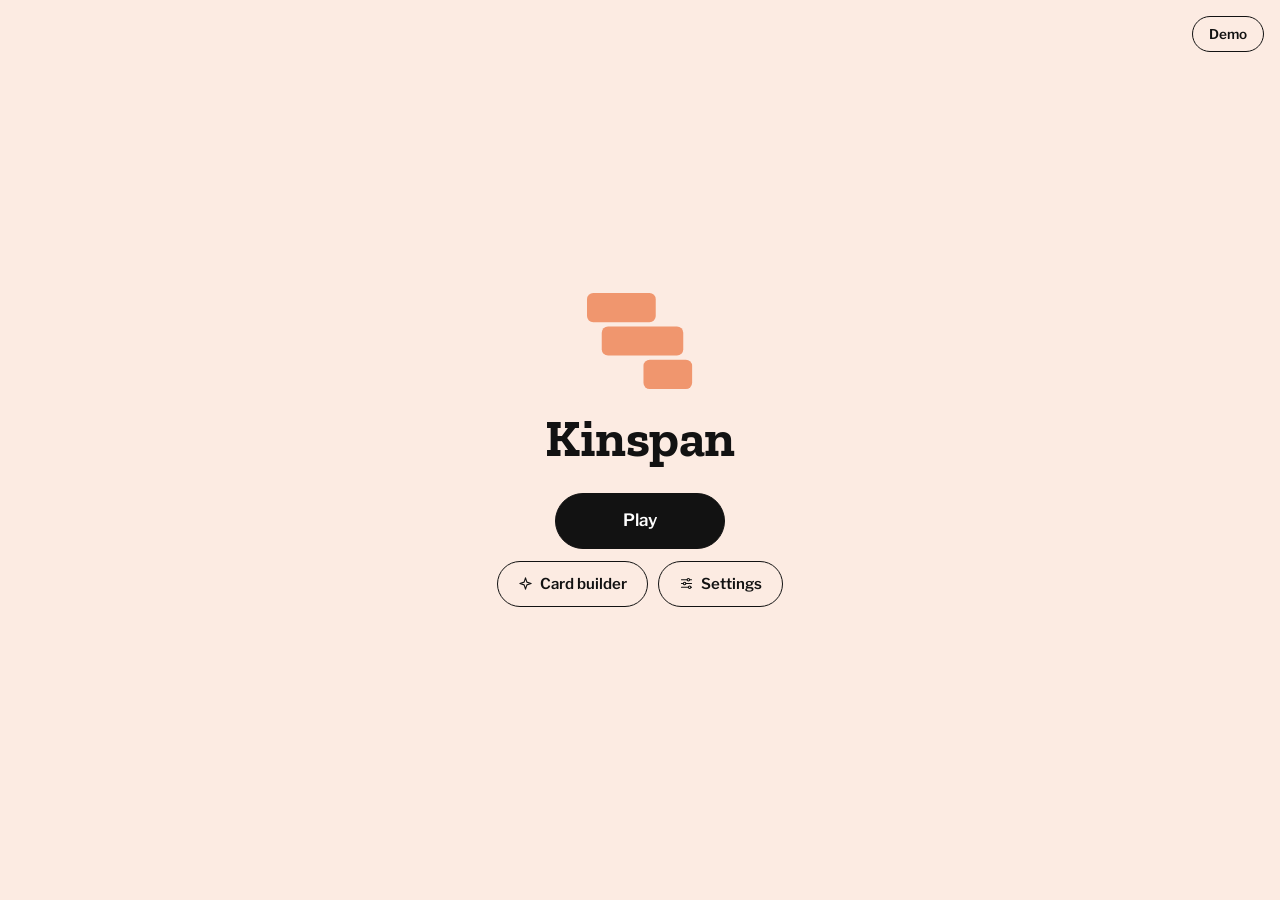
<file: play.html>
<!doctype html>
<meta charset="utf-8">
<meta name="viewport" content="width=device-width,initial-scale=1,viewport-fit=cover">
<!-- Added to the home screen, this opens without Safari's chrome. viewport-fit
     lets the layout reach the edges; the safe-area padding below keeps the hand
     bar clear of the home indicator. -->
<meta name="apple-mobile-web-app-capable" content="yes">
<meta name="apple-mobile-web-app-status-bar-style" content="default">
<meta name="apple-mobile-web-app-title" content="Kinspan">
<meta name="theme-color" content="#ffffff">
<link rel="icon" href="logo.svg" type="image/svg+xml">
<link rel="apple-touch-icon" href="touch-icon.png">
<title>Kinspan — the timeline</title>
<script src="tree.js?v=18"></script>
<script src="family.js?v=18"></script>
<script src="rules.js?v=18"></script>
<style>
  :root{
    --ready:#f9df6d; --ease:cubic-bezier(.34,1.24,.44,1);
    --clock:#2e6ea0;
    --bg:#f7f4ef; --panel:#ffffff; --edge:#ddd5c9; --ink:#2b2621; --dim:#7d7368;
    --gold:#9a7212; --pat:#2f6f9e; --mat:#a8552a; --self:#2f7a45; --line:#a89d8e;
    --patbg:#e4f0f8; --matbg:#fbeade; --selfbg:#e2f3e6;
    --wed:#c0392b; --kid:#6b5aa8;
    --male:#2b6ca3; --female:#b4437f;
  }
  *{box-sizing:border-box}
  html,body{height:100%}
  body{margin:0;background:var(--bg);color:var(--ink);height:100vh;
    height:100dvh;  /* in a browser the address bar eats vh, which cropped the hand */
    display:flex;flex-direction:column;overflow:hidden;
    touch-action:manipulation;  /* keeps pinch-zoom, drops the double-tap zoom */
    font:15px/1.5 ui-sans-serif,-apple-system,"Segoe UI",Roboto,sans-serif}
  header{flex:none;z-index:20;background:var(--panel);border-bottom:1px solid var(--edge);
    padding:9px 14px;display:flex;gap:11px;align-items:center;flex-wrap:wrap}
  h1{font-size:15px;margin:0;font-weight:650}
  a{color:var(--pat);text-decoration:none;font-size:13px}
  button{font:inherit;color:var(--ink);background:#fff;border:1px solid var(--edge);
    border-radius:7px;padding:6px 11px;cursor:pointer;font-size:13.5px}
  button:hover:not(:disabled){border-color:var(--gold)}
  button:disabled{opacity:.4;cursor:default}
  button.primary{background:var(--gold);color:#fff;border-color:var(--gold);font-weight:600}
  .sp{flex:1}
  .stat{font-size:12px;color:var(--dim);font-variant-numeric:tabular-nums}
  .stat b{color:var(--ink);font-size:14px}
  #score{background:var(--tint);border-color:var(--tintedge);color:var(--gold);font-weight:640}
  .sw{display:inline-block;width:10px;height:10px;border-radius:3px;margin-right:4px;
    vertical-align:-1px}

  #wrap{flex:1;min-height:0;display:flex}
  #stage{flex:1;min-width:0;overflow:auto;padding:0 14px 14px}
  #inner{position:relative;min-height:calc(100% - 14px)}
  #axis{position:sticky;top:0;height:26px;z-index:6;background:var(--bg);
    border-bottom:1px solid var(--edge)}
  .tick{position:absolute;top:0;font-size:11px;color:var(--dim);
    font-variant-numeric:tabular-nums;transform:translateX(-50%)}
  .grid{position:absolute;top:0;bottom:0;width:1px;background:#ececec}
    /* Above every card state (hover 9, ghost 10, onpath 12): the heart and the
     birth bubble ride ON the bars, so a raised card must not swallow them. */
  svg#links{position:absolute;inset:0;pointer-events:none;overflow:visible;z-index:13}
  svg#drag{position:absolute;inset:0;pointer-events:none;overflow:visible;z-index:30}
  body.dragging{cursor:crosshair;user-select:none}
  body.dragging .card{cursor:crosshair}
  .card.dragsrc{box-shadow:0 0 0 3px rgba(154,114,18,.5)}
  .card.dragtgt{box-shadow:0 0 0 3px rgba(47,122,69,.55)}
  .card.onpath{box-shadow:0 0 0 2.5px var(--gold);z-index:12}
  #links .kin.dim,#links .mar.dim{opacity:.15}
  #links .kin.hot{opacity:1}
  /* Only the connector line thickens on hover -- the badge riding on it keeps
     its own stroke, or the little figure inside would swell into a blob. */
  #links path.kin.hot{stroke-width:3.4}

  .card{position:absolute;height:28px;border-radius:6px;border:1px solid;
    display:flex;align-items:center;padding:0 7px;cursor:pointer;overflow:hidden;
    white-space:nowrap;font-size:12px;z-index:3;transition:filter .12s,opacity .12s}
  .card:hover{filter:brightness(.96);box-shadow:0 2px 7px rgba(0,0,0,.16);z-index:9}
    .card .nm{overflow:hidden;text-overflow:ellipsis}
  .card .nm.m{color:var(--male)} .card .nm.f{color:var(--female)}
  .card.pat{background:var(--patbg);border-color:var(--pat);color:#1d3d55}
  .card.mat{background:var(--matbg);border-color:var(--mat);color:#5e2f14}
  .card.self{background:var(--selfbg);border-color:var(--self);color:#1d4a2c}
  .evt{position:absolute;top:50%;transform:translate(-50%,-50%);pointer-events:none;
    display:flex;align-items:center;justify-content:center;z-index:6}
  .evt svg{display:block}
  .evt.wed svg{fill:var(--wed)}
  .evt.kid svg{fill:none;stroke:var(--kid);stroke-width:2.6;stroke-linecap:round}
  /* Hand states for the three kinds of turn. */
  .pair:hover{box-shadow:0 3px 9px rgba(0,0,0,.12);border-radius:9px}
  .hc.todiscard{border-color:#d99a6c}
  .hc.todiscard:hover{background:var(--warnbg)}
  .hc .gain.drop{color:#b4671d}
  .turnmsg{padding-right:4px}
  .card.living::after{content:'';position:absolute;right:0;top:0;bottom:0;width:26px;
    background:linear-gradient(90deg,transparent,var(--bg));pointer-events:none}
  .card.unknownend{border-right-style:dashed;border-right-width:2px}
  .card{transition:left .42s var(--ease),top .42s var(--ease),width .42s var(--ease),
        opacity .18s,filter .12s,box-shadow .18s}
  /* A card arriving on the timeline drops in and settles, rather than simply
     existing where it did not a frame ago. */
  @keyframes land{
    0%  {transform:translateY(-16px) scale(.9);opacity:0}
    62% {transform:translateY(2px)   scale(1.03);opacity:1}
    100%{transform:none;opacity:1}
  }
  .card.landing{animation:land .42s var(--ease) both}
  @keyframes dealin{
    from{transform:translateY(22px) scale(.94);opacity:0}
    to  {transform:none;opacity:1}
  }
  .hc.in,.pair.in{animation:dealin .32s var(--ease) backwards}
  .hc{transition:transform .16s var(--ease),box-shadow .16s,border-color .16s,background .16s}
  .hc:hover{transform:translateY(-5px)}
  .pair:hover .hc{transform:translateY(-5px)}
  /* Sidebar entries: a bonus that just ticked up should say so. */
  @keyframes bump{
    0%{transform:none} 35%{transform:scale(1.045)} 100%{transform:none}
  }
  .ab.bumped{animation:bump .34s var(--ease)}
  @keyframes slidein{ from{opacity:0;transform:translateX(14px)} to{opacity:1;transform:none} }
  .ab.fresh{animation:slidein .3s var(--ease) both}
  .sheet{animation:sheetin .26s var(--ease) both}
  @keyframes sheetin{ from{opacity:0;transform:translateY(14px) scale(.97)} to{opacity:1;transform:none} }
  #modal,#bmodal,#imodal,#fmodal{transition:opacity .2s}
  #insp{transition:opacity .18s var(--ease),transform .18s var(--ease)}
  #insp.on{animation:inspin .22s var(--ease) both}
  @keyframes inspin{ from{opacity:0;transform:translateY(10px)} to{opacity:1;transform:none} }
  #score{transition:transform .2s var(--ease),background .2s}
  #sideclose,#inspmore{display:none}
  #sideclose{position:absolute;top:10px;right:12px;font-size:20px;line-height:1;
    color:var(--dim);cursor:pointer;padding:4px 8px}
  #inspmore{margin-top:8px;width:100%;text-align:center;font-size:12.5px;
    color:var(--gold);border:1px solid var(--tintedge);background:var(--tint);border-radius:8px;
    padding:9px;cursor:pointer}
  .card.armed{box-shadow:0 0 0 3px var(--gold),0 4px 14px rgba(0,0,0,.2)}
  /* The marker. It sits above the cards but under the drag layer, and moves
     with the same easing as everything else so a turn reads as a step. */
  #clockline{position:absolute;top:0;bottom:0;width:2px;background:var(--clock);
    z-index:12;pointer-events:none;transition:left .42s var(--ease)}
  #clockline::before{content:'';position:absolute;left:-9px;right:-9px;top:0;bottom:0;
    background:linear-gradient(90deg,transparent,rgba(46,110,160,.10),transparent)}
  #clockyear{position:absolute;top:2px;left:50%;transform:translateX(-50%);
    background:var(--clock);color:#fff;font-size:10.5px;font-weight:660;
    padding:2px 7px;border-radius:6px;white-space:nowrap;
    font-variant-numeric:tabular-nums}
  /* Where the marker WOULD go, shown while you hover a move. The band is the
     years that move would cost you; the dashed line is where you would land. */
  #clockband{position:absolute;top:0;bottom:0;z-index:11;pointer-events:none;
    background:rgba(46,110,160,.11);border-left:1px solid rgba(46,110,160,.25);
    border-right:1px solid rgba(46,110,160,.25);display:none}
  #clockband.on{display:block}
  #clockband.back{background:rgba(154,114,18,.14);
    border-color:rgba(154,114,18,.3)}
  #clockband.ends{background:rgba(180,103,29,.15);border-color:rgba(180,103,29,.35)}
  #clockghost{position:absolute;top:0;bottom:0;width:0;z-index:12;pointer-events:none;
    border-left:2px dashed var(--clock);display:none}
  #clockghost.on{display:block}
  #clockghost.back{border-color:var(--gold)}
  #clockghost.ends{border-color:var(--warn)}
  #ghostyear{position:absolute;top:2px;left:0;transform:translateX(-50%);
    background:var(--panel);color:var(--clock);border:1px solid var(--clock);
    font-size:10.5px;font-weight:660;padding:1px 6px;border-radius:6px;
    white-space:nowrap;font-variant-numeric:tabular-nums}
  #clockghost.back #ghostyear{color:var(--gold);border-color:var(--gold)}
  #clockghost.ends #ghostyear{color:var(--warn);border-color:var(--warn)}
  /* Alive when the marker passes: a quiet lift, not a spotlight -- several
     cards are lit at once and a loud treatment would drown the board. */
  .card.alive{box-shadow:0 0 0 1.5px var(--clock),0 2px 8px rgba(46,110,160,.22)}
  /* The Gift is a real control on the Kin's own bar, at the end of their life.
     Grey while it cannot fire, lit when it can. */
  .gbtn{position:absolute;right:3px;top:50%;transform:translateY(-50%);
    width:22px;height:22px;border-radius:6px;border:1px solid var(--edge);
    background:var(--soft);color:#a49a8c;font-size:12.5px;line-height:1;padding:0;
    display:flex;align-items:center;justify-content:center;cursor:default;
    pointer-events:auto;z-index:3;transition:background .15s,color .15s,box-shadow .15s}
  .gbtn.live{background:var(--ready);border-color:#c9a81f;color:var(--ink);cursor:pointer;
    animation:glow 1.6s ease-in-out infinite}
  .gbtn.live:hover{box-shadow:0 0 0 4px rgba(249,223,109,.7)}
  @keyframes glow{50%{box-shadow:0 0 0 4px rgba(249,223,109,.65)}}
  .gbtn.spent{opacity:.4}
  /* A small floating card for the Gift, shown from the button itself. */
  #gtip{position:fixed;z-index:55;width:236px;background:var(--panel);
    border:1px solid var(--tintedge);border-left:4px solid var(--gold);border-radius:10px;
    padding:10px 12px;box-shadow:0 12px 32px rgba(0,0,0,.22);display:none;
    pointer-events:none}
  #gtip.on{display:block;animation:inspin .18s var(--ease) both}
  #gtip .n{color:var(--gold);font-weight:650;font-size:13.5px}
  #gtip .e{font-size:12px;color:#3d3d3d;line-height:1.45;margin-top:3px}
  #gtip .w{font-size:11.5px;color:var(--dim);font-style:italic;margin-top:4px}
  #gtip .m{font-size:11.5px;color:var(--dim);margin-top:6px}
  #gtip .go{font-size:11.5px;color:var(--gold);font-weight:640;margin-top:7px}
  .clockbar{display:flex;flex-wrap:wrap;align-items:baseline;gap:2px 8px;
    margin-bottom:11px;font-variant-numeric:tabular-nums}
  .clockbar .gifts{flex:1 0 100%}
  .clockbar b{font-size:19px;color:var(--clock)}
  .clockbar span{font-size:11.5px;color:var(--dim)}

  @media (prefers-reduced-motion: reduce){
    *,*::before,*::after{animation-duration:.01ms !important;animation-iteration-count:1 !important;
      transition-duration:.01ms !important}
  }
  .card.ghost{border-style:dashed;border-width:2.5px;z-index:10;animation:none;opacity:.92}
  .card.ghost.pat{border-color:var(--pat)}
  .card.ghost.mat{border-color:var(--mat)}
  .card.ghost.self{border-color:var(--self)}
  .card.shift{filter:brightness(.92)}
  .card.fresh{animation:land .42s var(--ease) both}
  @keyframes pop{from{transform:scale(.9);box-shadow:0 0 0 5px rgba(154,114,18,.35)}to{transform:none}}

  /* Open by default now: the bonus cards live here, and a bonus you cannot see
     is a rule you have to remember instead of one you can play toward. */
  #side{width:300px;flex:none;border-left:1px solid var(--edge);background:var(--panel);
    overflow:auto;padding:12px;display:none}
  #side.on{display:block}
  /* Everything about Legacy lives in this one panel now -- the running total
     included, rather than floating in the header away from its own breakdown. */
  #legacytotal{display:flex;align-items:baseline;gap:7px;padding:2px 0 12px;
    border-bottom:1px solid var(--edge);margin-bottom:12px}
  #legacytotal b{font-size:34px;font-weight:660;color:var(--gold);line-height:1;
    font-variant-numeric:tabular-nums}
  #legacytotal span{font-size:12px;color:var(--dim);text-transform:uppercase;
    letter-spacing:.09em}
  #legacytotal.bump b{animation:bump .32s var(--ease)}
  #side h3{font-size:11px;text-transform:uppercase;letter-spacing:.09em;color:var(--dim);
    margin:0 0 8px}
  .sl{border-bottom:1px solid var(--edge);padding:7px 0}
  .sl .t{display:flex;justify-content:space-between;font-size:13.5px}
  .sl .t b{color:var(--gold)}
  .sl .d{color:var(--dim);font-size:11.5px;margin-top:2px;line-height:1.4}
  .sl.big{background:var(--tint);margin:6px -6px;padding:8px 6px;border-radius:7px;border:0}

  #hand{flex:none;background:var(--panel);border-top:1px solid var(--edge);
    padding:9px 14px;display:flex;gap:8px;align-items:center;overflow-x:auto;z-index:20}
  .hc{flex:none;border:1px solid var(--edge);border-radius:9px;padding:7px 10px;
    cursor:pointer;background:#fff;white-space:nowrap;min-width:130px;
    box-shadow:0 1px 3px rgba(0,0,0,.06)}
  .hc:hover{border-color:var(--gold);background:var(--tint);box-shadow:0 3px 9px rgba(0,0,0,.12)}
    .hc .n{font-size:13px}
  .hc .n.m{color:var(--male)} .hc .n.f{color:var(--female)}
  .hc small{color:var(--dim);display:block;font-size:10.5px}
  /* What a Kin is worth sits on the card's corner as a chip, not in the small
     print -- it is the number you are choosing between. */
  .hc{position:relative;padding-right:40px}
  .gain{position:absolute;top:7px;right:7px;background:var(--tint);color:var(--gold);
    border:1px solid var(--tintedge);border-radius:10px;padding:0 7px;font-size:11.5px;
    font-weight:700;line-height:18px}
  .gain.free{background:var(--self);border-color:var(--self);color:#fff}
  .hc .gain.drop{background:#fbeade;border-color:var(--tintedge)}
  .hg{font-style:normal;color:var(--gold);margin-left:5px;font-size:11px}
  /* A move is a big two-line button: what it does, then what it costs. */
  button.move{display:flex;flex-direction:column;align-items:flex-start;gap:0;
    padding:6px 12px;min-width:112px;flex:none}
  button.move b{font-size:13.5px;font-weight:620}
  button.move small{font-size:11px;color:var(--dim)}
  /* A Gift waiting to change your next move. */
  .armed{flex:none;background:var(--gold);color:#fff;border-radius:16px;padding:5px 11px;
    font-size:12.5px;font-weight:600;white-space:nowrap}
  .hmark{font-size:24px}
  .homelink{display:flex;align-items:center;gap:10px;color:var(--ink);text-decoration:none;padding:4px 8px 4px 2px;border-radius:10px}
  .homelink:hover{background:var(--soft)}
  .modename{font-family:'Zilla Slab',Georgia,serif;font-weight:700;font-size:19px}
  .viewtog{display:flex;background:var(--soft);border-radius:99px;padding:3px;gap:2px}
  .viewtog button{border:0;background:none;border-radius:99px;width:46px;height:34px;font-size:19px;
    display:grid;place-items:center;color:var(--dim);padding:0}
  .viewtog button.on{background:#fff;color:var(--ink);box-shadow:0 1px 4px rgba(0,0,0,.15)}
  .viewtog button:hover:not(.on){color:var(--ink)}
  .menu{display:flex;flex-direction:column;gap:8px}
  .menu button{padding:13px;font-size:15px;font-weight:600;border-radius:11px;text-align:left}
  .menu button.primary{text-align:center}
  .menu button .ic{margin-right:10px;color:var(--gold)}
  .move .ic{color:var(--gold)}
  .menu hr{border:0;border-top:1px solid var(--edge);margin:4px 0}
  .final{text-align:center}
  .endmark{font-size:54px;width:max-content;margin:0 auto 12px}
  .endmark rect{transform-box:fill-box;transform-origin:left center;animation:grow .6s var(--ease) both}
  .endmark rect:nth-child(2){animation-delay:.12s} .endmark rect:nth-child(3){animation-delay:.24s}
  @keyframes grow{from{transform:scaleX(0)}}
  .final .big{font-size:64px;font-weight:720;color:var(--gold);line-height:1;letter-spacing:-.02em;
    animation:pop .5s var(--ease) both}
  .final .why{color:var(--dim);margin:8px 0 18px}
  @keyframes pop{from{transform:scale(.6);opacity:0}to{transform:none;opacity:1}}
  button.icon{width:34px;height:34px;padding:0;border-radius:50%;font-weight:700;font-size:15px}
  /* Years spent, as a bar: how much game is left, read at a glance. */
  .yrbar{height:6px;border-radius:3px;background:#e6eef5;overflow:hidden;margin:-2px 0 8px}
  .yrbar i{display:block;height:100%;background:var(--clock);transition:width .42s var(--ease)}

  /* ---- the tour: a lit ring on the real control, and one line beside it.
     The ring's shadow dims everything else but takes no clicks, so the step
     that says "click a Kin" can be done right there. */
  #coach{position:fixed;z-index:70;border-radius:11px;pointer-events:none;
    box-shadow:0 0 0 3px var(--gold),0 0 0 9999px rgba(43,38,33,.45);
    transition:left .25s var(--ease),top .25s var(--ease),width .25s var(--ease),height .25s var(--ease)}
  #coachtip{position:fixed;z-index:71;width:min(330px,calc(100vw - 20px));background:var(--panel);
    border-radius:12px;padding:13px 15px 11px;box-shadow:0 14px 40px rgba(0,0,0,.3);
    animation:inspin .22s var(--ease) both}
  #coachtip .say{font-size:14.5px;line-height:1.45}
  #coachtip .row{display:flex;align-items:center;gap:8px;margin-top:11px}
  #coachtip .ct{font-size:11.5px;color:var(--dim);font-variant-numeric:tabular-nums}
  #coachtip .sp{flex:1}
  /* The ? sheet: this game's rules as tiles, not paragraphs. */
  .tiles{display:grid;grid-template-columns:repeat(auto-fill,minmax(150px,1fr));gap:8px;margin:4px 0 14px}
  .tile{border:1px solid var(--edge);border-radius:10px;padding:10px;background:var(--soft);
    display:flex;flex-direction:column;gap:2px}
  .tile .ti{font-size:20px;line-height:1.2;color:var(--gold)}
  .tile b{font-size:13px}
  .tile span:last-child{font-size:12px;color:var(--dim)}
  .key{display:flex;flex-wrap:wrap;gap:6px 16px;font-size:12px;color:var(--dim);align-items:center}
  .key svg{vertical-align:-1px}
  .key .sw.pat{background:var(--patbg);border:1px solid var(--pat)}
  .key .sw.mat{background:var(--matbg);border:1px solid var(--mat)}
  .key .sw.self{background:var(--selfbg);border:1px solid var(--self)}
  .key svg path{fill:var(--wed)}
  .key svg circle,.key svg:last-child path{fill:none;stroke:var(--kid);stroke-width:2.6}
  .msg{color:var(--dim);font-size:13px}

  /* The details panel lives low, in the empty space under the timeline, rather
     than floating over the board where it covered the cards you were comparing.
     pointer-events:none is deliberate: it can never steal a hover from the card
     that opened it, and never blocks a drag passing over it. */
  #insp{position:fixed;left:14px;right:14px;bottom:92px;z-index:40;pointer-events:none;
    background:var(--panel);border:1px solid var(--edge);border-left:4px solid var(--accent,var(--gold));
    border-radius:11px;padding:12px 15px;box-shadow:0 10px 30px rgba(0,0,0,.13);
    display:none;gap:22px;align-items:flex-start;max-height:34vh;overflow:hidden}
  #insp.on{display:flex}
  /* Stop at the sidebar rather than sliding under it. Keyed off the panel's own
     open state so it still uses the full width when the sidebar is closed. */
  body:has(#side.on) #insp{right:317px}
  #insp .who{flex:0 0 236px;min-width:0}
  #insp .rel{color:var(--accent,var(--gold));font-size:10px;text-transform:uppercase;
    letter-spacing:.09em}
  #insp h4{margin:2px 0 4px;font-size:19px;font-weight:640;line-height:1.15}
  #insp h4.m{color:var(--male)} #insp h4.f{color:var(--female)}
  #insp .life{font-size:12.5px;color:var(--dim);font-variant-numeric:tabular-nums}
  #insp .facts{flex:1 1 260px;min-width:0;display:grid;
    grid-template-columns:auto 1fr;gap:2px 12px;align-content:start;font-size:12.5px}
  #insp .facts span:nth-child(odd){color:var(--dim)}
  #insp .extra{flex:1 1 300px;min-width:0}
  #insp .ab{border:1px solid var(--tintedge);background:var(--tint);border-radius:7px;
    padding:6px 9px;margin-bottom:5px}
  #insp .ab b{color:var(--gold);font-size:12.5px}
  #insp .ab div{font-size:11.5px;color:#4d4d4d}
  #insp .conn{font-size:11.5px;color:var(--dim);line-height:1.5}
  #insp .conn b{color:var(--ink);font-weight:500}
  #insp .story{font-size:11.5px;color:#4d4d4d;line-height:1.5;margin-top:5px;
    display:-webkit-box;-webkit-line-clamp:3;-webkit-box-orient:vertical;overflow:hidden}
  #insp .gainbig{margin-top:7px;background:var(--tint);border:1px solid var(--tintedge);
    border-radius:7px;padding:6px 9px;display:flex;justify-content:space-between;
    font-size:12.5px;font-weight:600}
  #insp .gainbig b{color:var(--gold)}
  /* The panel itself stays click-through so it can never steal a hover or
     block a drag; only the Use button takes the pointer. */
  #insp .act{pointer-events:auto}
  .gift{border:1px solid var(--tintedge);background:var(--tint);border-radius:9px;
    padding:9px 11px;margin-bottom:7px}
  .gift.live{box-shadow:0 0 0 2px rgba(154,114,18,.28)}
  .gift.spent{opacity:.55;background:var(--soft);border-color:var(--edge)}
  .gift .gn{color:var(--gold);font-weight:650;font-size:13.5px}
  .gift .ge{font-size:12px;color:#3d3d3d;line-height:1.45;margin-top:2px}
  .gift .gw{font-size:11.5px;color:var(--dim);font-style:italic;margin-top:3px}
  .gift .gm{font-size:11.5px;color:var(--dim);margin-top:5px}
  .gift .act{margin-top:7px}
  .gift button{width:100%;min-height:34px;background:var(--gold);color:#fff;
    border-color:var(--gold);font-weight:640}
  .clockbar .gifts{color:var(--gold)}
  #insp .gainbig.blind{background:var(--soft);border-color:var(--edge);color:var(--dim);
    font-weight:500}
  .ab .hid{color:var(--dim);opacity:.6}
  #insp .hintrow{font-size:11.5px;color:var(--dim);margin-top:5px}
  #rel{position:fixed;z-index:45;max-width:400px;background:var(--panel);
    border:1px solid var(--edge);border-left:4px solid var(--gold);border-radius:11px;
    padding:13px 15px;display:none;box-shadow:0 16px 40px rgba(0,0,0,.22)}
  #rel.on{display:block}
  #rel .hd{font-size:11px;text-transform:uppercase;letter-spacing:.09em;color:var(--dim)}
  #rel .big{font-size:17px;font-weight:640;margin:3px 0 2px}
  #rel .big em{font-style:normal;color:var(--gold)}
  #rel .sub{font-size:12px;color:var(--dim);margin-bottom:9px}
  #rel .chain{display:flex;flex-wrap:wrap;align-items:center;gap:4px;font-size:12.5px;
    line-height:1.7}
  #rel .pn{padding:2px 7px;border-radius:6px;border:1px solid var(--edge);background:var(--soft);
    white-space:nowrap}
  #rel .pn.m{color:var(--male)} #rel .pn.f{color:var(--female)}
  #rel .pn.off{border-style:dashed;border-color:var(--warn);background:var(--warnbg)}
  #rel .lk{color:var(--dim);font-size:10.5px}
  #rel .need{margin-top:10px;background:var(--warnbg);border:1px solid var(--tintedge);
    border-radius:8px;padding:8px 10px;font-size:12.5px;color:#6b4413}
  #rel .need b{color:var(--warn)}
  #rel .x{position:absolute;top:8px;right:10px;cursor:pointer;color:var(--dim);
    font-size:15px;line-height:1}
  #modal,#bmodal,#imodal,#fmodal{position:fixed;inset:0;background:rgba(60,50,40,.34);display:none;z-index:50;
    align-items:center;justify-content:center;padding:16px}
  #modal.on,#bmodal.on,#imodal.on,#fmodal.on{display:flex}
  /* The fan chart takes the timeline's place; the hand and Legacy stay put. */
  #fanview{flex:1;min-width:0;display:flex;flex-direction:column;align-items:center;justify-content:center;
    padding:14px 24px 150px;gap:8px;position:relative}
  #fanview[hidden]{display:none}
  #fanview:not([hidden]),#stage.shown{animation:fade .3s ease both}
  #fanview #fansvg{flex:1;min-height:0;width:100%;max-width:980px;margin:0}
  #fanview .fanleg{display:flex;gap:18px;font-size:12.5px;color:var(--dim);align-items:center}
  #fanview .fanleg i{display:inline-block;width:10px;height:10px;border-radius:3px;margin-right:5px;vertical-align:-1px}
  #fanview .fanleg b{color:var(--ink)}
  .fw.hot{stroke:var(--ink);stroke-width:3;filter:brightness(.9);opacity:1}
  .fw.hot.none{stroke-dasharray:none}
  .sheet{background:var(--panel);border:1px solid var(--edge);border-radius:13px;
    max-width:430px;width:100%;max-height:88vh;overflow:auto;padding:18px;
    box-shadow:0 18px 48px rgba(0,0,0,.24)}
  .sheet .rel{color:var(--gold);font-size:11px;text-transform:uppercase;letter-spacing:.09em}
  .sheet h2{margin:4px 0 10px;font-size:22px}
  .traits{display:grid;grid-template-columns:1fr 1fr;gap:6px;margin-bottom:12px}
  .trait{background:var(--soft);border:1px solid var(--edge);border-radius:7px;padding:6px 9px}
  .trait .k{font-size:10px;text-transform:uppercase;letter-spacing:.08em;color:var(--dim)}
  .abil{border:1px solid var(--tintedge);background:var(--tint);border-radius:9px;padding:10px;margin-bottom:8px}
  .abil .n{color:var(--gold);font-weight:640;font-size:14px}
  .abil .s{color:var(--dim);font-size:12.5px;font-style:italic;margin-top:4px}
  .story{font-size:13.5px;color:#3d3d3d;white-space:pre-wrap;margin-bottom:10px}
  .sheet img{width:100%;border-radius:8px;margin-bottom:10px}
  .empty{position:absolute;left:0;right:0;top:34vh;text-align:center;color:var(--dim);font-size:15px}
  .empty b{color:var(--ink)}
  .empty .down{display:block;font-size:30px;color:var(--gold);margin-top:6px;
    animation:nudge 1.4s ease-in-out infinite}
  @keyframes nudge{50%{transform:translateY(7px)}}

  /* ---- bonus cards ---- */
  .sheet.wide{max-width:720px}
  /* Fan chart. Same board, read as rings instead of a line: a wedge with no
     name in it is a person you have not found yet. */
  #fansvg{width:100%;height:auto;display:block;margin:2px 0 6px}
  .fw{stroke:var(--panel);stroke-width:1.5;fill:var(--soft)}
  .fw.pat{fill:var(--patbg)} .fw.mat{fill:var(--matbg)}
  .fw.gap{fill:var(--soft);stroke:var(--edge);stroke-dasharray:3 3}
  .fw.dim{opacity:.4}
  .fw.here{stroke:var(--self);stroke-width:2.5}
  .fw:not(.gap){cursor:pointer}
  .fw:not(.gap):hover{filter:brightness(.94)}
  .fl{text-anchor:middle;dominant-baseline:middle;fill:var(--ink);pointer-events:none}
  .fl.faint{fill:var(--dim)}
  .sheet .sub{color:var(--dim);font-size:13px;margin:0 0 14px;line-height:1.5}
  .bcs{display:grid;grid-template-columns:repeat(auto-fill,minmax(210px,1fr));gap:10px}
  .bc{border:1.5px solid var(--edge);border-radius:10px;padding:10px 11px;cursor:pointer;
    background:#fff;position:relative;transition:border-color .12s,background .12s}
  .bc:hover{border-color:var(--ink)}
  .bc.on{border-color:var(--gold);background:var(--tint);box-shadow:0 0 0 1px var(--gold) inset}
  .bc .g{font-size:9.5px;text-transform:uppercase;letter-spacing:.09em;color:var(--dim)}
  .bc .n{font-weight:640;font-size:14px;margin:1px 0 3px}
  .bc .b{font-size:11.5px;color:#4d4d4d;line-height:1.42}
  .bc .p{position:absolute;top:9px;right:10px;font-size:10.5px;color:var(--gold);font-weight:640}
  .bc.dead{opacity:.45}
  .brow{display:flex;align-items:center;gap:14px;margin-top:16px}
  .brow .sp{flex:1}
  .brow label{font-size:12.5px;color:var(--dim);display:flex;align-items:center;gap:5px;cursor:pointer}
  /* Active bonuses in the sidebar: a bonus sitting at 0 still has to be
     visible, or you cannot see what you are supposed to be chasing. */
  .ab{border:1px solid var(--edge);border-radius:8px;padding:7px 9px;margin-bottom:7px;
    background:#fff}
  /* Each Legacy card you hold has its own colour. While it earns nothing it is
     a white card with a stripe; the moment it scores it floods with colour. */
  .ab.held{border-left:6px solid var(--c)}
  .ab.held.scoring{background:var(--c);border-color:var(--c);animation:flood .5s var(--ease)}
  .ab.held.scoring .t b,.ab.held.scoring .b,.ab.held.scoring .d{color:var(--ink)}
  @keyframes flood{from{transform:scale(.96)}60%{transform:scale(1.03)}}
  /* Gifts on the board, ready ones lit. */
  .gl{display:flex;gap:9px;align-items:flex-start;width:100%;text-align:left;border:1px solid var(--edge);
    border-radius:8px;padding:8px 9px;margin-bottom:7px;background:#fff;font:inherit;cursor:default}
  .gl .gi{font-size:17px;line-height:20px;flex:none;color:var(--dim)}
  .gl .t{font-size:13px;font-weight:650}
  .gl .t small{font-weight:500;color:var(--dim);margin-left:4px}
  .gl .e{font-size:11.5px;color:#4d4d4d;line-height:1.35;margin-top:2px}
  .gl .w{font-size:11px;color:var(--dim);margin-top:3px}
  .gl .tier{font-size:9px;text-transform:uppercase;letter-spacing:.08em;font-weight:700;
    border-radius:4px;padding:1px 5px;margin-left:6px;vertical-align:1px;background:var(--soft)}
  .gl.ready{background:var(--ready);border-color:#c9a81f;cursor:pointer;animation:flood .5s var(--ease)}
  .gl.ready .gi{color:var(--ink)}
  .gl.ready .w{color:var(--ink);font-weight:650}
  .gl.ready:hover{box-shadow:0 0 0 3px rgba(249,223,109,.6)}
  .gl.spent{opacity:.45}
  #legacytotal{position:relative}
  .plus{position:absolute;left:0;top:-6px;font-weight:800;font-size:15px;color:#fff;background:var(--plus,#6aaa64);
    border-radius:99px;padding:2px 9px;animation:rise 1.1s var(--ease) forwards;pointer-events:none}
  @keyframes rise{0%{transform:translateY(8px) scale(.7);opacity:0}25%{transform:none;opacity:1}100%{transform:translateY(-26px);opacity:0}}
  /* ---- the tray: two decks, then six even slots ----
     Kin in hand are full cards hanging below the window; only the banner
     shows. Hover lifts the whole card. Married couples sit side by side with
     a ring in the gap between them. */
  html,body{overflow:clip}
  #hand{position:relative;--cw:clamp(150px, calc((100vw - 120px) / 6), 250px); --ch:calc(var(--cw) * 1.56);
    height:104px;overflow:visible;align-items:flex-start;padding:16px 20px 0;gap:16px;z-index:30;
    background:linear-gradient(180deg,#fff,#f6f3ee)}
  #hand .slots{display:flex;gap:16px;flex:1;min-width:0}
  #hand .slot{flex:0 1 var(--cw);min-width:120px;height:var(--ch);border:2px dashed #d9d2c6;border-radius:14px;box-sizing:border-box}
  #hand .pair{display:flex;gap:16px;position:relative;flex:0 1 calc(var(--cw) * 2 + 16px);min-width:256px}
  #hand .pair .hc{flex:1 1 0}
  #hand .pair .join{position:absolute;top:24px;left:50%;transform:translateX(-50%);z-index:8;width:26px;height:26px;
    border-radius:50%;background:#fff;box-shadow:0 0 0 2px var(--wed),0 2px 6px rgba(0,0,0,.2);display:grid;place-items:center}
  #hand .pair .join svg{fill:var(--wed)}
  #hand .pair:hover .hc{transform:translateY(calc(-100% + 86px)) scale(1.3);z-index:9}
  .hc{flex:0 1 var(--cw);min-width:120px;min-height:var(--ch);height:max-content;align-self:flex-start;position:relative;cursor:pointer;border-radius:14px;
    transition:transform .32s var(--ease);background:none;border:0;padding:0;white-space:normal}
  .hc{transform-origin:50% 100%}
  .hc:hover{transform:translateY(calc(-100% + 86px)) scale(1.3);z-index:9}
  /* The end cards grow inward, so a raised card never runs off the screen. */
  #hand .slots > .hc:first-child,#hand .slots > .pair:first-child .hc:first-child{transform-origin:0 100%}
  #hand .slots > .hc:last-child,#hand .slots > .pair:last-child .hc:last-child{transform-origin:100% 100%}
  .hc.incoming{visibility:hidden}
  .hc:hover .face{box-shadow:0 22px 44px rgba(0,0,0,.28)}
  .hc.todiscard .face{outline:2px solid #b4671d;outline-offset:-2px}
  #hand .armedrow{position:absolute;left:260px;top:-38px;display:flex;gap:8px;z-index:7}
  #hand > .msg{align-self:center}
  /* Drawn Kin come out to centre stage, then drop into the hand. */
  .stage{position:fixed;inset:0;z-index:65;display:grid;place-items:center;background:rgba(255,255,255,.6);cursor:pointer}
  .stage .row{display:flex;gap:26px}
  .stage .sc{--cw:214px;--ch:300px;width:var(--cw);animation:fly .55s var(--ease) calc(var(--i) * .13s) both}
  .stage .sc .hc{width:100%;cursor:pointer}
  .stage .sc .hc:hover{transform:none}
  .stage.going{background:transparent;transition:background .4s}
  .stage.going .sc{animation:none;transform-origin:0 0;transition:transform .44s cubic-bezier(.5,0,.2,1)}
  @keyframes fly{from{transform:translate(-38vw,45vh) scale(.35) rotate(-14deg);opacity:0}
    70%{transform:translateY(-8px) scale(1.04) rotate(1deg);opacity:1}to{transform:none;opacity:1}}
  /* ---- Legacy cards on the right: real cards, cascaded ---- */
  .lc{position:relative;width:212px;border-radius:12px;background:#fff;border:1px solid #d9d2c6;
    box-shadow:0 -2px 10px rgba(0,0,0,.08);transition:transform .2s var(--ease)}
  .lc + .lc{margin-top:10px}
  .lc .lh{background:var(--c);border-radius:11px 11px 0 0;padding:7px 12px 8px}
  .lc .lh small{display:block;font-size:9.5px;font-weight:800;letter-spacing:.14em;text-transform:uppercase}
  .lc .lh b{display:block;font-family:'Zilla Slab',Georgia,serif;font-size:17px;line-height:1.1;margin-top:2px}
  .lc .lb{padding:7px 12px 0;font-size:11.5px;line-height:1.4;color:#3d3d3d}
  .lc .ld{padding:4px 12px 0;font-size:11px;color:var(--dim)}
  .lc .lf{padding:7px 12px 9px;display:flex;align-items:center;gap:7px;font-size:11.5px;font-weight:700}
  .lc .lf i{font-style:normal;background:var(--c);border:1.5px solid var(--ink);border-radius:99px;padding:1px 8px}
  .lc .pts{position:absolute;left:calc(100% + 8px);top:12px;border-radius:99px;padding:2px 10px;font-weight:800;
    font-size:14px;background:#fff;color:var(--dim);border:2px solid #d9d2c6;white-space:nowrap}
  .lc .pts.on{background:#6aaa64;color:#fff;border-color:#fff;box-shadow:0 2px 6px rgba(0,0,0,.2)}
  .lc .pts.big{background:#f0966e}
  .lc.bumped .pts{animation:bump .4s var(--ease)}
  .lc.fresh{animation:slidein .4s var(--ease) both}
  #bl{padding-right:58px}
  /* The decks: three card backs stacked, fanning open under the pointer. */
  #hand .piles{position:absolute;left:24px;bottom:calc(100% + 18px);display:flex;gap:22px;z-index:7}
  .deck{position:relative;width:92px;height:128px;flex:none;border:0;background:none;padding:0;margin:0;
    border-radius:8px;cursor:pointer}
  .deck i{position:absolute;inset:0;border-radius:7px;border:2px solid #fff;
    background:var(--back-kin) center/24px repeat;box-shadow:0 1px 3px rgba(0,0,0,.28);
    transform-origin:50% 100%;transition:transform .28s var(--ease)}
  .deck.legacy i{background-image:var(--back-legacy)}
  .deck i:nth-child(1){transform:translate(-3px,2px) rotate(-3deg)}
  .deck i:nth-child(2){transform:translate(-1.5px,1px) rotate(-1.5deg)}
  .deck:hover:not(:disabled) i:nth-child(2){transform:translate(-7px,-2px) rotate(-13deg)}
  .deck:hover:not(:disabled) i:nth-child(3){transform:translate(7px,-4px) rotate(11deg)}
  .deck:disabled{opacity:.35;cursor:default}
  .deck .dn{position:absolute;right:-7px;bottom:-5px;z-index:2;background:var(--ink);color:#fff;
    font-size:10.5px;font-weight:700;border-radius:99px;padding:1px 6px;line-height:15px}
  .reveal{position:fixed;inset:0;z-index:70;display:grid;place-items:center;background:rgba(255,255,255,.55);
    perspective:900px;animation:fade .2s both;cursor:pointer}
  .reveal.out{opacity:0;transition:opacity .3s}
  .reveal .rc{position:relative;width:190px;height:260px;transform-style:preserve-3d;animation:turn .7s var(--ease) .1s both}
  .reveal .rb,.reveal .rf{position:absolute;inset:0;border-radius:14px;backface-visibility:hidden;
    box-shadow:0 18px 50px rgba(0,0,0,.3)}
  .reveal .rb{background:var(--back-legacy) center/30px repeat;border:3px solid #fff}
  .reveal .rf{transform:rotateY(180deg);background:var(--c);border:3px solid #fff;padding:18px 16px;
    display:flex;flex-direction:column;gap:8px;text-align:left}
  .reveal .rf small{font-size:10.5px;letter-spacing:.1em;text-transform:uppercase;font-weight:700;opacity:.7}
  .reveal .rf b{font-family:'Zilla Slab',Georgia,serif;font-size:24px;line-height:1.1}
  .reveal .rf span{font-size:13.5px;line-height:1.4}
  .reveal .rf em{margin-top:auto;font-style:normal;font-weight:800;font-size:15px}
  @keyframes turn{from{transform:rotateY(0) scale(.6) translateY(120px)}55%{transform:rotateY(0) scale(1)}to{transform:rotateY(180deg)}}
  @keyframes fade{from{opacity:0}}
  button.move.drawbtn{width:54px;height:54px;align-items:center;justify-content:center;font-size:24px;
    border-radius:12px;background:var(--ink);color:#fff;border-color:var(--ink);flex:none}
  button.move.drawbtn:hover:not(:disabled){background:#333}
  #hand button.move.drawbtn{width:54px;min-width:54px;height:54px;padding:0;font-size:24px}
  button.move.drawbtn .ic{color:#fff}
  .ab .t{display:flex;justify-content:space-between;font-size:13px;font-weight:600}
  .ab .t b{color:var(--gold)}
  .ab .b{font-size:11px;color:var(--dim);line-height:1.4;margin-top:3px}
  .ab .d{font-size:11px;color:#5a5a5a;line-height:1.4;margin-top:4px}
  .ab.base{background:var(--soft);border-color:#cfd8cd}
  .ab .tag{font-size:9px;text-transform:uppercase;letter-spacing:.08em;border-radius:4px;
    padding:1px 5px;margin-left:6px;vertical-align:1px}
  .ab .tag.b{background:#e3ebe2;color:#4a6b52}
  .ab .tag.x{background:var(--tint);color:var(--gold);border:1px solid var(--tintedge)}
  #isheet .hello{color:var(--gold);font-size:10.5px;text-transform:uppercase;
    letter-spacing:.11em}
  #isheet h2{font-size:26px;letter-spacing:-.015em}
  #isheet .sub{color:var(--dim);font-size:13.5px;line-height:1.55;margin:0 0 15px;max-width:56ch}
  #bsheet select{font:inherit;padding:4px 7px;border:1px solid var(--edge);
    border-radius:6px;background:var(--panel);color:var(--ink)}
  /* Poker flips and bonus takes need to announce themselves -- they happen
     without a click, so nothing else on screen would explain the score moving. */
  #toast{position:fixed;left:50%;transform:translateX(-50%);top:92px;z-index:60;
    background:var(--ink);color:#fff;padding:10px 16px;border-radius:6px;font-weight:600;font-size:13.5px;
    box-shadow:0 8px 24px rgba(0,0,0,.28);opacity:0;pointer-events:none;
    transition:opacity .2s,transform .2s}
  #toast.on{opacity:1;transform:translateX(-50%) translateY(-6px)}
  /* ---------------------------------------------------------------
     PHONE OVERRIDES LIVE LAST ON PURPOSE. They lost to base rules of
     equal specificity written further down the file -- #insp kept its
     desktop pointer-events:none and its 236px fixed column, which on a
     phone became 236px of empty height under the name and a panel you
     could not scroll with a finger. Anything added below this block
     will silently override it, so add above.
     --------------------------------------------------------------- */
  /* ------------------------------------------------------------------
     Phones. Three structural changes, not just smaller type:
       - the sidebar stops being a column and becomes a sheet you pull up,
         because 288px of a 390px screen is most of the board;
       - the details panel goes full width and single column;
       - anything you tap gets a 40px target.
     ------------------------------------------------------------------ */
  @media (max-width: 760px){
    /* Two deliberate rows -- identity and score on top, controls beneath.
       Letting it wrap on its own gave three rows and 137px of a 812px screen,
       with the score chip landing wherever the wrap happened to put it. */
    header{padding:6px 10px;gap:8px}
    header .modename{display:none}
    button{padding:7px 11px;min-height:36px;font-size:13px}

    /* The sidebar becomes a sheet. It already toggles on the score chip, so
       the control the phone needs is the one the desktop already had. */
    #side{position:fixed;left:0;right:0;bottom:0;top:auto;width:auto;z-index:45;
      max-height:72vh;border-left:0;border-top:1px solid var(--edge);
      border-radius:14px 14px 0 0;box-shadow:0 -12px 34px rgba(0,0,0,.2);
      padding:14px 14px 22px;transform:translateY(100%);transition:transform .28s var(--ease);
      display:block}
    #side.on{transform:none}
    #side::before{content:'';position:absolute;top:7px;left:50%;transform:translateX(-50%);
      width:38px;height:4px;border-radius:2px;background:var(--edge)}
    #sideclose{display:block}

    #stage{padding:0 8px 10px}
    /* The panel scrolls on a phone, so it has to take the finger. The reason it
       is click-through on a desktop -- never steal a hover -- does not exist on
       a touch screen, where the panel is pinned by a tap in the first place. */
    #insp{left:6px;right:6px;bottom:80px;flex-direction:column;gap:9px;
      max-height:52vh;overflow:auto;padding:11px 13px;pointer-events:auto;
      -webkit-overflow-scrolling:touch}
    body:has(#side.on) #insp{right:6px}
    #insp .who,#insp .facts,#insp .extra{flex:none;width:100%}
    #insp .facts{grid-template-columns:auto 1fr}
    #insp h4{font-size:17px}
    #inspmore{display:block}

    /* On the home screen there is no browser chrome under the hand, so the
       home indicator sits right on top of the cards without this. */
    #hand{padding:8px 10px;padding-bottom:calc(8px + env(safe-area-inset-bottom));
      gap:7px;-webkit-overflow-scrolling:touch}
    #side{padding-bottom:calc(22px + env(safe-area-inset-bottom))}
    .hc{min-width:118px;padding:9px 40px 9px 11px}
    .hc .n{font-size:12.5px}
    /* These wrapped to three lines on a phone; a turn's name and its price
       belong on one. */
    #hand button{min-height:40px;white-space:nowrap;font-size:12.5px;padding:7px 10px}
    /* The bar is 28px tall, so this is as big as the target can honestly get.
       First tap explains the Gift, second uses it -- same rule as the rest. */
    .gbtn{width:26px;height:26px;right:1px;font-size:13px}
    #gtip{width:260px}

    .sheet{max-height:92vh;border-radius:14px;padding:15px}
    .sheet.wide{max-width:100%}
    .bcs{grid-template-columns:1fr}
    .tiles{grid-template-columns:1fr 1fr}
    button.move{min-width:96px}
    #modal,#bmodal,#imodal,#fmodal{padding:8px;align-items:flex-end}
    #rel{left:6px;right:6px;width:auto;max-width:none}
    #toast{bottom:150px;left:8px;right:8px;transform:none;text-align:center}
    #toast.on{transform:translateY(-6px)}
    /* A finger drag on a card is a relate-gesture once armed, so stop the page
       scrolling underneath it. Before the long-press fires, scrolling is free. */
    body.dragging{overflow:hidden;touch-action:none}
    body.dragging #stage{touch-action:none}
  }

</style>
<link rel="stylesheet" href="theme.css?v=18">

<header>
  <a href="./" class="homelink" title="Main menu" aria-label="Main menu"><span class="hmark" data-logo></span><span class="modename" id="modename"></span></a>
  <div class="sp"></div>
  <div class="viewtog" role="group" aria-label="View">
    <button id="vt-time" class="on" title="Timeline" aria-label="Timeline" aria-pressed="true"><i data-ic="timeline"></i></button>
    <button id="vt-fan" title="Fan chart" aria-label="Fan chart" aria-pressed="false"><i data-ic="fan"></i></button>
  </div>
  <div class="sp"></div>
  <button id="helpbtn" class="icon" title="How to play" aria-label="How to play">?</button>
  <button id="menubtn" class="icon" title="Pause" aria-label="Pause menu"><i data-ic="pause"></i></button>
</header>

<div id="wrap">
  <div id="fanview" hidden></div>
  <div id="stage"><div id="inner">
    <div id="axis"></div><svg id="links"></svg><div id="cards"></div>
    <div id="clockband"></div>
    <div id="clockghost"><span id="ghostyear"></span></div>
    <div id="clockline"><span id="clockyear"></span></div><svg id="drag"></svg>
  </div></div>
  <div id="side" class="on"><span id="sideclose"><i data-ic="close"></i></span>
    <div id="legacytotal"><b id="ltot">0</b><span>Legacy</span></div>
    <div id="clockbox"></div>
    <h3>Legacy cards</h3><div id="bl"></div>
    <h3 style="margin-top:16px">Gifts on the timeline</h3><div id="gifts"></div>
    <h3 style="margin-top:16px">Where it came from</h3><div id="sl"></div>
  </div>
</div>

<div id="hand"></div>
<div id="insp"></div>
<div id="gtip"></div>
<div id="rel"></div>
<div id="modal"><div class="sheet" id="sheet"></div></div>
<div id="bmodal"><div class="sheet wide" id="bsheet"></div></div>
<div id="imodal"><div class="sheet wide" id="isheet"></div></div>
<div id="toast"></div>
<div id="coach" hidden></div>
<div id="coachtip" hidden role="dialog" aria-live="polite"></div>

<script>
const LANE_H=28, LANE_GAP=11, COUPLE_GAP=0, TOP=40, MINW=52, XGAP=10;
const NOW=new Date().getFullYear();
let people=[], byId={}, pxYear=7, span=[1870,NOW];
let deck=[], hand=[], played=[], turn=0, fresh=null, over=false;
/* Active bonus cards, by id. These are now the ONLY source of points beyond a
   flat 1 per ancestor -- marriage, descent and lineage are bonuses like any
   other, so a game that drafted neither really does score differently. */
/* Entries are {id, baseline?, mult?, faceDown?} -- richer than a bare id
   because poker mode, the doubled river and the always-on family defaults all
   need to say something about a card beyond which one it is. */
const MODE=new URLSearchParams(location.search).get('mode')||'classic';
/* The same loader the mode picker raised, so arriving here is seamless. */
showLoader(MODE);
document.querySelector('.hmark').dataset.logo=MODE;
let bonuses=[], offer=[], pickAll=false, pending=[], dealt=false, SET=modeSettings(MODE);

/* ---- the clock --------------------------------------------------------
   A marker walking the timeline. Actions cost years; the game ends when it
   runs off the end. Abilities are gated on it standing inside a person's
   lifetime, which is what makes WHEN you play someone matter. */
let clock=0, clockDir=1, clockSpan=[0,0], turned=false, usedAbil=new Set(), freePlay=0;
let overWhy=null, endShown=false;   // why the game ended, recorded where it happens
const bonusIds=()=>bonuses.map(b=>b.id);
/* Cards YOU are holding: not the always-on family defaults, and not the ones
   poker mode turned face up at you. The cap governs what you chose to take --
   counting the game's own flips against it let a flip push you over the cap
   and turn the Take button into a Swap you never asked for. */
const held=()=>bonuses.filter(b=>!b.baseline && !b.flip);
const $=s=>document.querySelector(s);
/* What a Kin is called at each level of how much you know about them. The
   stored values stay basic/uncommon/rare so old saves and the builder keep
   working; only the word the player reads changes. */
const TIERWORD={basic:'Sketch', uncommon:'Story', rare:'Biography'};
const tierOf=p=>TIERWORD[p.tier]||p.tier||'';
/* Tiers are shown like loot: a Story wears a blue frame and gem, a Biography a
   gold one that catches the light. A Sketch is a plain card. */
const tierCls=p=>p.tier==='rare'?'t-high':p.tier==='uncommon'?'t-low':'';
const gem=p=>p.tier==='rare'?'<i class="gem high"></i>':p.tier==='uncommon'?'<i class="gem low"></i>':'';
/* Coarse pointer = no hover to rely on. Checked once; the layout media query
   keys off width, but the interaction has to key off the input device. */
const TOUCH=matchMedia('(hover: none), (pointer: coarse)').matches;
let inspecting=null;
const esc=s=>String(s??'').replace(/[&<>"]/g,c=>({'&':'&amp;','<':'&lt;','>':'&gt;','"':'&quot;'}[c]));
const startY=p=>p.birth_year, endY=p=>p.death_year||NOW;
const sideOf=p=>p.relationship_to_root==='self'?'self'
              :(p.relationship_side==='maternal'?'mat':'pat');
const X=y=>(y-span[0])*pxYear;

let fam=null;   // the loaded family: people, byId, graph, meta (see family.js)

async function load(){
  // No backend and NO bundled family — Kinspan ships with nobody in it. The
  // player brings a file on the title screen; FAMILY.load() returns what they
  // brought, or the autosave from a previous session, or null. Null is not an
  // error: they just have not loaded anything yet, so send them to do that.
  try{
    fam=await FAMILY.load();
  }catch(err){ fam=null; }
  if(!fam){ location.replace('./'); return; }

  people=FAMILY.playable(fam);
  people.forEach(p=>byId[p.id]=p);
  if(!people.length){
    toast('No one in this family has a birth year, so there is no timeline to build.');
  }
  $('#modename').textContent=MODE==='tutorial'?'Tutorial':MODE==='custom'?'Custom game':MODE_BY_ID[MODE]?.name||'';
  // Place bonuses are built from THIS tree, so they name real places from it.
  buildBonuses(people);
  const ys=people.flatMap(p=>[startY(p),endY(p)]);
  span=[Math.floor(Math.min(...ys)/10)*10, Math.ceil(Math.max(...ys)/10)*10];
  fit(); newGame();
  setTimeout(hideLoader, Math.max(0, 1100-performance.now()));
}
function fit(){ pxYear=Math.max(4.5,($('#stage').clientWidth-28)/(span[1]-span[0])); }

/* ---------------- game ---------------- */
function newGame(){
  SET=modeSettings(MODE);
  const pool=people;
  deck=shuffle(pool.map(p=>p.id));
  // The hand is NOT dealt yet. You pick your bonuses first and are dealt into
  // them, so the opening hand is something you read against objectives you
  // already know -- dealing first made the draft an afterthought.
  hand=[]; played=[]; turn=1; over=false; fresh=null; pickAll=false;
  mustDiscard=0; dealt=false; lastPts={}; shownScore=null; inspecting=null; giftTapped=null;
  endShown=false; abilPts=0; overWhy=null; handBonus=0; halfPlay=0; pauseN=0; keepsakes=[];
  freeTake=null; swapLeft=0; doubleNext=null; reunionRate=0;
  buildAbilities(people, SET.abilityRate);
  clockInit();

  // The baseline rides along as ordinary bonus entries, flagged so the sidebar
  // can label them and the draft can never offer one back to you.
  bonuses = SET.defaults ? BASELINE.map(id=>({id, baseline:true})) : [];

  const pool2=shuffle(draftPool(SET));
  const keep=Math.min(SET.keep, pool2.length);
  pending=[];                                  // poker's face-down flips
  if(SET.selection==='all'){
    offer=pool2; pickAll=true;
  } else if(SET.selection==='random'){
    offer=[];
    pool2.splice(0,keep).forEach(id=>bonuses.push({id}));
  } else {
    offer=pool2.slice(0,Math.min(SET.deal, pool2.length));
  }
  if(SET.reveal==='poker'){
    // Held back from the same shuffle, so a flip can never repeat what you kept.
    const rest=pool2.filter(id=>!bonusIds().includes(id) && !offer.includes(id));
    pending=rest.slice(0,SET.pokerFlips).map((id,i)=>({
      id, turn:(i+1)*SET.pokerEvery,
      mult:(SET.river && i===SET.pokerFlips-1) ? 2 : 1 }));
  }
  render();
  if(!pool.length) return;
  beginRound();
  if(MODE==='tutorial' && !tour) startTour();
}

/* Bonuses first, then the deal. */
function beginRound(){
  if(SET.selection==='random'){ announceRandom(); dealOpening(); }
  else openBonuses();
}

function dealOpening(){
  if(dealt) return;
  dealt=true;
  const got=deck.splice(0, Math.min(SET.openingHand, deck.length));
  hand.push(...got);
  // Wait for the loading screen to clear, so the deal is seen, not missed.
  got.forEach(i=>incoming.add(i)); render();
  setTimeout(()=>stage(got), Math.max(0, 1250-performance.now()));
}

/* ---- the tour ---------------------------------------------------------
   Offered on your first game, and any time from the ? button. Each step points
   at the real control and, where it can, waits for you to use it -- you learn
   by taking your first turns, not by reading a page of rules every round.
   A step whose target is not on screen (no draft this game, no couple in
   hand, nobody with a Gift yet) is skipped rather than pointing at nothing. */
const TOUR_KEY='kinspan.tutorial';
const tap=TOUCH?'Tap':'Click';
const TOUR=[
  {at:['.bcs'], wait:()=>dealt,
   say:()=>`<b>Legacy cards</b> are how you score. Pick the ones your family can fill.`},
  {at:['#hand .hc'], wait:()=>played.length>0,
   say:()=>`Your hand: real people from your family. <b>${tap} one</b>${TOUCH?' to look, then again':''} to put them on the timeline.`},
  {at:['#clockyear'],
   say:()=>`That cost <b>${SET.costPlay} years</b>. Every move walks the marker on. When it runs out, the game ends.`},
  {at:['#draw'],
   say:()=>`Need more family? <b>Pull</b> brings ${SET.drawCount} Kin from the Archive. It costs years too.`},
  {at:['.pair'],
   say:()=>`<b>${icon('heart')} Married couples</b> in your hand connect together: two Kin for one move.`},
  {at:['#legacytotal','#score'],
   say:()=>`Your <b>Legacy</b>. Each card under it shows what it is earning.`},
  {at:['.gbtn'],
   say:()=>`A small button on a bar is a <b>Gift</b>. It turns gold while the marker is inside their life. One use each.`},
  {at:['#cards .card'],
   say:()=>`${TOUCH?'<b>Press, hold and drag</b>':'<b>Drag</b>'} one Kin onto another to see how they are related.`},
];
let tour=null;   // {i} while running

/* The first element matching any selector that is actually on screen. */
function onScreen(sels){
  for(const s of sels) for(const el of document.querySelectorAll(s)){
    const r=el.getBoundingClientRect();
    if(r.width && r.height && r.bottom>0 && r.top<innerHeight && r.right>0 && r.left<innerWidth) return el;
  }
  return null;
}

function startTour(){
  try{ localStorage.setItem(TOUR_KEY,'1'); }catch(e){}
  tour={i:0}; $('#coach').hidden=false; $('#coachtip').hidden=false;
  showStep(); requestAnimationFrame(tourFrame);
}
function endTour(){
  tour=null; $('#coach').hidden=true; $('#coachtip').hidden=true;
}
function showStep(){
  const st=TOUR[tour.i];
  $('#coachtip').innerHTML=`<div class="say">${st.say()}</div>
    <div class="row"><span class="ct">${tour.i+1} / ${TOUR.length}</span><span class="sp"></span>
      <button id="cskip">${tour.i===TOUR.length-1?'Close':'Skip tour'}</button>
      ${st.wait?'':`<button id="cnext" class="primary">${tour.i===TOUR.length-1?'Play':'Next'}</button>`}</div>`;
  $('#cskip').onclick=endTour;
  const nx=$('#cnext'); if(nx) nx.onclick=nextStep;
}
function nextStep(){
  if(++tour.i>=TOUR.length) return endTour();
  showStep();
}
/* Runs every frame while the tour is open: follow the target as the board
   re-renders and scrolls, skip a step with nothing to point at, and move on
   by itself once a waiting step's action has happened. Polling, not hooks,
   so the game code needs to know nothing about the tour. */
function tourFrame(){
  if(!tour) return;
  const st=TOUR[tour.i], el=onScreen(st.at);
  if(st.wait && st.wait()){ nextStep(); return requestAnimationFrame(tourFrame); }
  if(!el){
    // Waiting for the draft to open or the deal to land is not "missing".
    if(!(st.wait && !dealt)) nextStep();
    return requestAnimationFrame(tourFrame);
  }
  const r=el.getBoundingClientRect(), pad=6, ring=$('#coach'), tip=$('#coachtip');
  Object.assign(ring.style,{left:r.left-pad+'px', top:r.top-pad+'px',
    width:r.width+pad*2+'px', height:r.height+pad*2+'px'});
  const w=tip.offsetWidth, h=tip.offsetHeight;
  const below=r.bottom+14+h < innerHeight || r.top-14-h < 0;
  tip.style.left=Math.max(10, Math.min(r.left+r.width/2-w/2, innerWidth-w-10))+'px';
  tip.style.top=(below ? Math.min(r.bottom+14, innerHeight-h-10) : r.top-14-h)+'px';
  requestAnimationFrame(tourFrame);
}

/* The pause menu: everything that is not a move lives here, so the header
   carries only what you read every turn. */
function openMenu(){
  sheetI(`<h2>Paused</h2><div class="menu">
    <button class="primary" data-m="resume">Resume</button>
    <button data-m="legacy">${icon('diamond')}Legacy cards</button>
    <button data-m="help">${icon('help')}How to play</button>
    <hr>
    <button data-m="restart">${icon('restart')}Restart this game</button>
    <button data-m="save">${icon('save')}Save family file</button>
    <button data-m="builder">${icon('spark')}Card builder</button>
    <button data-m="home">${icon('home')}Main menu</button></div>`);
  const go={resume:()=>{}, legacy:openBonuses, help:openHelp,
    restart:()=>{ endTour(); newGame(); },
    save:()=>{ const n=FAMILY.download(fam); toast(`Saved ${n} to your Downloads folder.`); }, builder:()=>location.href='edit.html', home:()=>location.href='./'};
  $('#isheet').querySelectorAll('[data-m]').forEach(b=>b.onclick=()=>{
    $('#imodal').classList.remove('on'); go[b.dataset.m](); });
}
function openEnd(total){
  sheetI(`<div class="final"><div class="endmark">${logo('', MODE)}</div><div class="hello">${esc(overWhy||'The game is over')}</div>
    <div class="big">${total}</div><div>Legacy</div>
    <div class="why">${played.length} Kin connected in ${turn-1} turns</div>
    <div class="menu"><button class="primary" id="eagain">Play again</button>
      <button id="ehome" style="text-align:center">Main menu</button></div></div>`);
  $('#eagain').onclick=()=>{ $('#imodal').classList.remove('on'); newGame(); };
  $('#ehome').onclick=()=>location.href='./#mode';
}
function sheetI(html){
  $('#isheet').innerHTML=html; $('#isheet').classList.remove('wide'); $('#imodal').classList.add('on');
  $('#toast').classList.remove('on');
}

/* The ? button: the tour again, and THIS game's rules as tiles you can take in
   at a glance, read back from settings rather than written once and left. */
function openHelp(){
  const both=SET.clockDir==='forwardback'||SET.clockDir==='backwardforward';
  const tiles=[
    [icon('cards'), `Connect a Kin`, `+${RULES.PRESENCE} Legacy each`],
    [icon('diamond'), `Legacy cards`, SET.selection==='all'?'take any you like':SET.selection==='random'?`${SET.keep} dealt to you`:`keep ${SET.keep} of ${SET.deal}`],
    [icon('heart'), `Married couples`, SET.pairPlay?'both in hand: one move':'one at a time'],
    ['<i class="gem low"></i>', `Story`, 'a smaller Gift you set up'],
    ['<i class="gem high"></i>', `Biography`, 'a strong Gift, any time'],
    SET.defaults && [icon('link'), `Family ties`, '+1 parent & child · +2 couple · lines 3/9/27'],
    SET.reveal==='poker' && [icon('cards'), `More cards flip`, `${SET.pokerFlips} more, every ${SET.pokerEvery} turns${SET.river?', last is double':''}`],
    SET.clockOn && [icon('clock'), `Every move costs years`, `Pull ${SET.costDraw} · Connect ${SET.costPlay}${SET.drawBonus?` · Legacy card ${SET.costBonus}`:''}`],
    [icon('hand'), `Hand`, `hold up to ${limit()}`],
    [icon('spark'), `Gifts`, SET.clockOn?'gold while the marker is in their life':'once each'],
    [icon('flag'), `Game ends`, SET.clockOn?`at ${clockSpan[1]}${both?', after the way back':''}`:'when the Archive runs dry'],
    SET.difficulty!=='normal' && ['?', `Hidden scores`, SET.difficulty==='brutal'?'all of it, until the end':'no previews'],
  ].filter(Boolean);
  $('#isheet').innerHTML=`
    <h2>How to play</h2>
    <div class="tiles">${tiles.map(([i,k,v])=>`
      <div class="tile"><span class="ti">${i}</span><b>${k}</b><span>${v}</span></div>`).join('')}</div>
    <div class="key"><span><i class="sw pat"></i>father's side</span><span><i class="sw mat"></i>mother's side</span>
      <span><i class="sw self"></i>you</span><span>${HEART} married</span><span>${FIGURE} child</span></div>
    <div class="brow">
      <span class="sp"></span>
      <button id="hclose">Close</button>
      <button id="htour" class="primary">${icon('play')} Show me the tour</button>
    </div>`;
  $('#isheet').classList.add('wide'); $('#imodal').classList.add('on');
  $('#hclose').onclick=()=>$('#imodal').classList.remove('on');
  $('#htour').onclick=()=>{ $('#imodal').classList.remove('on'); startTour(); };
}

function announceRandom(){
  toast(`Your Legacy cards: ${held().map(b=>BONUS_BY_ID[b.id].name).join(' · ')}`);
}

/* Poker mode: turn the next bonus face up once its turn arrives. Called from
   endCheck, so a flip lands whether the turn was a play, a draw or a bonus. */
function pokerCheck(){
  let flipped=null;
  while(pending.length && turn>=pending[0].turn){
    const f=pending.shift();
    bonuses.push({id:f.id, mult:f.mult, flip:true});
    flipped=f;
  }
  if(flipped){
    const b=BONUS_BY_ID[flipped.id];
    toast(`${pending.length?'A new Legacy card':'The last Legacy card'}: ${b.name}`
          +(flipped.mult>1?' — worth double':''));
  }
}

/* ---- the bonus draft --------------------------------------------------
   Deal BONUS_DEAL, keep BONUS_KEEP. "Show all" lifts both limits, which is
   what you want when you are exploring the set rather than playing a game. */
function openBonuses(){ $('#bmodal').classList.add('on'); renderBonusPicker(); }
/* The draft is a decision, not a dialog you can dismiss: clicking the backdrop
   or hitting Escape with only one of two picked used to leave you in a game
   with a half-finished draft AND a stale sidebar, because nothing re-rendered
   on the way out. Both paths go through here, and neither can leave early. */
function draftDone(){
  if(takeMode) return false;          // a take is committed by picking, not by OK
  const n=held().length;
  return pickAll ? n>0 : n===Math.min(SET.keep, draftPool(SET).length);
}
function closeBonuses(){
  if(!draftDone()) return false;
  $('#bmodal').classList.remove('on');
  render();
  dealOpening();          // no-op once the round has been dealt
  return true;
}

function renderBonusPicker(){
  const taking = !!takeMode;
  const inPlay = new Set(bonusIds());
  // Never offer a card you are already scoring -- baseline included, which is
  // the whole reason the baseline is carried as bonus entries rather than as
  // separate hard-wired code.
  const list = (pickAll ? draftPool(SET) : offer)
    .filter(id => taking ? !inPlay.has(id) : true)
    .map(id => BONUS_BY_ID[id]).filter(Boolean);
  const need = pickAll ? null : Math.min(SET.keep, draftPool(SET).length);
  const chosen = held().map(b => b.id);

  const head = taking
    ? (takeMode === 'swap'
        ? `<h2 style="margin:0 0 4px">Swap a Legacy card</h2>
           <p class="sub">You are holding ${chosen.length} of ${SET.maxBonuses}. Take a new one and
             the card that has given you the <i>least</i> goes back, unless you choose another below.</p>`
        : `<h2 style="margin:0 0 4px">Claim a Legacy card</h2>
           <p class="sub">This costs you a turn. Choose one.</p>`)
    : `<h2 style="margin:0 0 4px">Legacy cards</h2>
       <p class="sub">${pickAll
        ? `All ${list.length} of them. Take as many as you like.`
        : `Keep <b>${need}</b> of these ${list.length}.`}
        ${SET.defaults
          ? `Family ties count on top of these, for free.`
          : `Past a flat ${RULES.PRESENCE} Legacy for each Kin you connect, these are the <i>only</i> way to earn.`}</p>`;

  $('#bsheet').innerHTML = head + `
    <div class="bcs">${list.map(b => `
      <div class="bc ${chosen.includes(b.id) ? 'on' : ''}" data-id="${b.id}">
        <div class="p">${esc(b.per)}</div>
        <div class="g">${esc(b.group)}</div>
        <div class="n">${esc(b.name)}</div>
        <div class="b">${esc(b.blurb)}</div>
      </div>`).join('')}</div>
    ${taking && takeMode === 'swap' ? `
      <div class="brow"><label style="gap:8px">put back
        <select id="bdrop">${held().map(b =>
          `<option value="${b.id}" ${swapOut === b.id ? 'selected' : ''}
            >${esc(BONUS_BY_ID[b.id].name)}</option>`).join('')}</select>
      </label></div>` : ''}
    <div class="brow">
      ${taking
        ? `<button id="bcancel">Never mind</button><span class="sp"></span>
           <span class="msg">${list.length} to choose from</span>`
        : `<label><input type="checkbox" id="ball" ${pickAll ? 'checked' : ''}> show all
             ${draftPool(SET).length}</label>
           <span class="sp"></span>
           <span class="msg">${chosen.length} chosen${need ? ` of ${need}` : ''}</span>
           <button id="bgo" class="primary" ${draftDone() ? '' : 'disabled'}
             >${played.length ? 'Keep these' : 'Deal me in'}</button>`}
    </div>`;

  $('#bsheet').querySelectorAll('.bc').forEach(el => {
    el.onclick = () => {
      const id = el.dataset.id;
      if (taking){ $('#bmodal').classList.remove('on'); commitTake(id); return; }
      if (chosen.includes(id)) bonuses = bonuses.filter(b => b.id !== id);
      // In a real draft the keep-count is the constraint; the oldest pick drops
      // out, so clicking a third card swaps rather than doing nothing at all.
      else {
        bonuses.push({ id });
        if (need && held().length > need)
          bonuses = bonuses.filter(b => b.id !== held()[0].id);
      }
      renderBonusPicker();
    };
  });
  const drop = $('#bdrop'); if (drop) drop.onchange = e => { swapOut = e.target.value; };
  const all = $('#ball'); if (all) all.onchange = e => { pickAll = e.target.checked; renderBonusPicker(); };
  const go = $('#bgo'); if (go) go.onclick = closeBonuses;
  const cx = $('#bcancel'); if (cx) cx.onclick = () => {
    // Backing out of a Gift's claim hands the Gift back rather than wasting it.
    if (freeTake){ usedAbil.delete(freeTake); freeTake = null; }
    takeMode = null; swapOut = null; $('#bmodal').classList.remove('on'); render();
  };
}
function shuffle(a){ a=[...a];
  for(let i=a.length-1;i>0;i--){ const j=Math.floor(Math.random()*(i+1)); [a[i],a[j]]=[a[j],a[i]]; }
  return a; }

/* ---- a turn ------------------------------------------------------------
   One of three things: draw `drawCount`, play a card (plus one relative), or
   take a bonus. Drawing is no longer blocked at the hand limit -- you draw and
   then discard back down to it, which makes a full hand a real cost rather
   than a greyed button. */
let mustDiscard=0;     // cards owed to the discard pile before play resumes

function doDraw(){
  previewMove(null);
  if(over||!dealt||!deck.length||mustDiscard) return;
  closeRel(); hidePop();
  const n=Math.min(SET.drawCount, deck.length);
  const got=deck.splice(0,n); hand.push(...got);
  advanceClock(SET.costDraw);
  stage(got);
  endTurn();
  mustDiscard=Math.max(0, hand.length-limit());
  render();
}

/* How two cards in hand are tied, or null. Spouse first: a couple is the
   pairing people reach for, and it is the one with its own icon. */
function handLink(a, b){
  const p=byId[a];
  if((p.spouse_ids||[]).includes(b))   return 'spouse';
  if((p.children_ids||[]).includes(b)) return 'child';
  if((p.parent_ids||[]).includes(b))   return 'parent';
  return null;
}

/* The hand laid out as groups: singles, and married couples who connect
 * together for one move. Only couples: a parent and child, or anyone whose
 * family is already down, pay their own way -- the family-tie Legacy is the
 * reward for those.
 *
 * The pairing is a DISJOINT matching -- each card belongs to at most one pair.
 * That is what keeps it honest against the one-relative-per-turn rule: Ralph
 * sitting between Deanna and Scott can only leave with one of them, and
 * choosing greedily (spouses first) beats asking the question mid-turn. */
function handGroups(){
  if(!SET.pairPlay) return hand.map(id=>({ids:[id]}));
  const taken=new Set(), out=[];
  for(const id of hand){
    if(taken.has(id)) continue;
    const mate=hand.find(h=>h!==id && !taken.has(h) && handLink(id,h)==='spouse');
    taken.add(id);
    if(mate){ taken.add(mate); out.push({ids:[id,mate], link:'spouse'}); }
    else out.push({ids:[id]});
  }
  return out;
}

/* Playing a group is one turn, however many cards are in it. */
function doPlay(ids){
  previewMove(null);
  if(over||!dealt||mustDiscard) return;
  if(!Array.isArray(ids)) ids=[ids];
  closeRel(); hidePop();
  for(const id of ids){ hand=hand.filter(x=>x!==id); played.push(id); }
  fresh=ids[0];
  setTimeout(()=>{ fresh=null; }, 500);
  if(freePlay>0) freePlay--;
  else { advanceClock(playCost()); if(halfPlay>0) halfPlay--; }
  // A higher Family Reunion pays out on every Kin who lands beside two family.
  if(reunionRate) abilPts+=reunionRate*ids.filter(i=>connectionsOf(byId[i]).length>=2).length;
  if(doubleNext==='free'){ freePlay++; toast('And one more — your next Connect is free.'); }
  if(doubleNext==='half'){ halfPlay++; toast('And one more — your next Connect costs half.'); }
  doubleNext=null;
  endTurn(); render();
}

/* What a Connect costs right now: half while a discount Gift is banked. */
const playCost=()=>halfPlay>0 ? Math.ceil(SET.costPlay/2) : SET.costPlay;

function endTurn(){ turn++; endCheck(); }


/* ---- clock ---------------------------------------------------------- */
function clockInit(){
  clockSpan = clockRange(people);
  const back = SET.clockDir==='backward' || SET.clockDir==='backwardforward';
  clock = back ? clockSpan[1] : clockSpan[0];
  clockDir = back ? -1 : 1;
  turned = false; usedAbil.clear(); freePlay=0;
}

/* Years still to walk before the game is over, counting the return leg. */
function yearsLeft(){
  const [a,b]=clockSpan, both = SET.clockDir==='forwardback'||SET.clockDir==='backwardforward';
  const toEnd = clockDir>0 ? b-clock : clock-a;
  return toEnd + (both && !turned ? (b-a) : 0);
}

function advanceClock(years){
  if(!SET.clockOn || !years) return;
  if(pauseN>0){ pauseN--; return; }          // a pause Gift holds the marker
  const [a,b]=clockSpan;
  const both = SET.clockDir==='forwardback' || SET.clockDir==='backwardforward';
  let left=years;
  while(left>0){
    const wall = clockDir>0 ? b : a;
    const room = Math.abs(wall-clock);
    if(left < room){ clock += clockDir*left; left=0; break; }
    clock = wall; left -= room;
    if(both && !turned){
      // The turnaround is the whole point of the there-and-back modes: every
      // ability comes back, so the second pass is a real second chance.
      turned=true; clockDir=-clockDir;
      toast(`${clock}. The marker turns for home — every Gift is ready again.`);
      usedAbil.clear();
    } else { over=true; overWhy='The marker walked off the end of the timeline'; return; }
  }
}

/* ---- previewing a move ------------------------------------------------
   Every action costs years, so before you commit to one you should be able to
   see where it puts the marker. Hovering a move draws the band it would spend
   and a dashed line where it would land. */

/* Where `years` of movement would leave the marker, without moving it. Mirrors
   advanceClock's wall-and-turnaround logic; kept separate because that one ends
   the game and toasts, and a preview must do neither. */
function projectClock(years){
  const [a,b]=clockSpan;
  const both = SET.clockDir==='forwardback' || SET.clockDir==='backwardforward';
  let c=clock, d=clockDir, t=turned, left=pauseN>0?0:years, ends=false, turns=false;
  while(left>0){
    const wall = d>0 ? b : a;
    const room = Math.abs(wall-c);
    if(left<room){ c += d*left; break; }
    c = wall; left -= room;
    if(both && !t){ t=true; d=-d; turns=true; }
    else { ends=true; break; }
  }
  return {year:c, turns, ends};
}

function previewMove(years){
  const band=$('#clockband'), gh=$('#clockghost');
  const clear=()=>{ band.className=''; gh.className=''; };
  if(!SET.clockOn || years==null){ clear(); return; }

  let year, ends=false, back=false;
  if(years<0){                       // a Gift handing years back
    back=true;
    year = clockDir>0 ? Math.max(clockSpan[0], clock+years)
                      : Math.min(clockSpan[1], clock-years);
  } else {
    const pr=projectClock(years); year=pr.year; ends=pr.ends;
  }
  if(year===clock){ clear(); return; }

  const x1=X(Math.min(clock,year)), x2=X(Math.max(clock,year));
  band.style.left=x1+'px'; band.style.width=Math.max(1,x2-x1)+'px';
  band.className='on'+(back?' back':'')+(ends?' ends':'');
  gh.style.left=X(year)+'px';
  gh.className='on'+(back?' back':'')+(ends?' ends':'');
  $('#ghostyear').textContent = ends ? 'the end' : year;
}

/* Can this Kin's Gift fire RIGHT NOW, and if not, why not? `i` picks which of
 * their Gifts -- a written card can carry two, and each is used once.
 *
 * The general gates -- connected, alive at the marker, not already spent -- are
 * only half of it. Each effect also needs something to act on: a free Connect
 * with an empty hand is a lit button that does nothing when you press it.
 * Those cases grey out and say what is missing. */
function giftStatus(p, i=0){
  const ab=abilitiesOf(p)[i];
  if(!ab) return null;
  const key=p.id+':'+i;
  const no = why => ({ab, key, ok:false, why});
  if(over) return no('The game is over.');
  if(mustDiscard) return no('Return Kin to the Archive first.');
  if(!played.includes(p.id)) return no('Connect them and you can use it.');
  if(usedAbil.has(key)) return no('Already used. It comes back if the marker turns for home.');
  if(SET.clockOn && !aliveAt(p, clock))
    return no(`Only while the marker is between ${startY(p)} and ${p.living?'now':(p.death_year||'?')}.`);
  if(ab.gate && !gateOpen(p, ab.gate)) return no(`Only ${GATES[ab.gate].say}.`);

  switch(ab.kind){
    case 'draw':
      if(!deck.length) return no('The Archive is empty — nothing left to pull.');
      break;
    case 'freeplay': case 'discount':
      if(!hand.length) return no('Nothing in your hand to connect.');
      break;
    case 'double':
      if(hand.length<2) return no('You need two Kin in hand.');
      break;
    case 'playkin':
      if(!connectionsOf(p).length) return no('None of their family is on the timeline yet.');
      break;
    case 'reunion':
      if(ab.tier==='low' && !played.some(x=>connectionsOf(byId[x]).length>=2))
        return no('Nobody on the timeline has two family beside them yet.');
      break;
    case 'summon':
      if(!deck.some(d=>isKin(p.id,d))) return no('None of their family is left in the Archive.');
      break;
    case 'swap':
      if(!hand.length || !deck.length) return no('You need Kin in hand and in the Archive.');
      break;
    case 'time': {
      if(!SET.clockOn) return no('The marker is switched off.');
      const wall = clockDir>0 ? clockSpan[0] : clockSpan[1];
      if(clock===wall) return no('The marker is already as far back as it goes.');
      break;
    }
    case 'pause':
      if(!SET.clockOn) return no('The marker is switched off.');
      break;
    case 'echo':
      if(!echoable(p, key, ab.tier).length)
        return no(ab.tier==='low' ? 'None of their family has used a Gift yet.' : 'No other Gift has been used yet.');
      break;
    case 'objective':
      if(!bonusPool().length || held().length>=SET.maxBonuses) return no('No room for another Legacy card.');
      break;
    case 'reshuffle':
      if(!bonusPool().length || !held().length) return no('No Legacy card to trade.');
      break;
    case 'points': case 'hold': case 'keepsake':
      break;
  }
  return {ab, key, ok:true, why:''};
}

/* The setups a lower-tier Gift waits on (see GATES in rules.js). */
function gateOpen(p, gate){
  const end=p.living?NOW:(p.death_year||startY(p)+85);
  switch(gate){
    case 'hand2': return hand.length<=2;
    case 'late':  return !SET.clockOn || clock>=end-15;
    case 'young': return !SET.clockOn || clock<=startY(p)+20;
    case 'kin':   return connectionsOf(p).length>0;
    case 'dud': { const sc=window.scoreBoard(played.map(x=>byId[x]),byId,bonuses);
      return sc.bonuses.some(b=>!b.baseline && !b.pts); }
  }
  return true;
}
/* Spent Gifts an Echo could bring back: any, or only their own family's. */
function echoable(p, key, tier){
  return [...usedAbil].filter(k=>k!==key && (tier!=='low' || isKin(p.id, k.split(':')[0])));
}

function readyAbilities(){
  return played.flatMap(id=>abilitiesOf(byId[id]).map((_,i)=>giftStatus(byId[id],i)))
    .filter(st=>st && st.ok);
}

function useAbility(id, i=0){
  const p=byId[id], st=giftStatus(p, i);
  if(!st || !st.ok) return;
  const ab=st.ab, n=ab.n||1;
  usedAbil.add(st.key);
  switch(ab.kind){
    case 'draw':
      { const got=deck.splice(0,n); hand.push(...got); stage(got); }
      mustDiscard=Math.max(0, hand.length-limit());
      toast(`${ab.name} — pulled ${n} from the Archive, no years spent.`); break;
    case 'time':
      // Free years, and never past the wall you came from.
      clock = clockDir>0 ? Math.max(clockSpan[0], clock-n) : Math.min(clockSpan[1], clock+n);
      toast(`${ab.name} — ${n} years back, to ${clock}.`); break;
    case 'points':
      abilPts += n; toast(`${ab.name} — ${n} Legacy.`); break;
    case 'freeplay':
      freePlay+=n; toast(`${ab.name} — your next ${n>1?n+' Connects are':'Connect is'} free.`); break;
    case 'playkin': {
      const k=connectionsOf(p).length; abilPts+=n*k;
      toast(`${ab.name} — +${n*k} Legacy for ${k} of their family on the timeline.`); break;
    }
    case 'hold':
      handBonus+=n; toast(`${ab.name} — you can hold ${limit()} Kin now.`); break;
    case 'discount':
      halfPlay+=n; toast(`${ab.name} — your next ${n>1?n+' Connects cost':'Connect costs'} half.`); break;
    case 'pause':
      pauseN+=n; toast(`${ab.name} — the marker stands still for ${n} moves.`); break;
    case 'echo': {
      const k=echoable(p, st.key, ab.tier).pop(); usedAbil.delete(k);
      const [pid,gi]=k.split(':'), back=abilitiesOf(byId[pid])[gi];
      toast(`${ab.name} — ${back?back.name:'a Gift'} is ready again.`); break;
    }
    case 'summon': {
      const kin=deck.filter(d=>isKin(id,d)).slice(0,n);
      deck=deck.filter(d=>!kin.includes(d)); hand.push(...kin); stage(kin);
      mustDiscard=Math.max(0, hand.length-limit());
      toast(`${ab.name} — ${kin.map(k=>byId[k].name).join(' and ')} ${kin.length>1?'come':'comes'} to your hand.`); break;
    }
    case 'keepsake':
      // The lower one only pays on their own family.
      keepsakes.push({at:played.length, n:1, of: ab.tier==='low' ? id : null});
      toast(`${ab.name} — +1 for every ${ab.tier==='low'?'one of their family':'Kin'} you connect from here.`); break;
    case 'objective': case 'reshuffle':
      freeTake=st.key; doTakeBonus(ab.kind==='reshuffle'); break;
    case 'swap':
      swapLeft=n; toast(`${ab.name} — tap up to ${n} Kin in your hand to send back.`); break;
    case 'double':
      doubleNext = ab.tier==='low' ? 'half' : 'free';
      toast(`${ab.name} — after your next Connect, one more costs ${doubleNext==='half'?'half':'nothing'}.`); break;
    case 'reunion':
      if(ab.tier==='low'){ const k=played.filter(x=>connectionsOf(byId[x]).length>=2).length;
        abilPts+=n*k; toast(`${ab.name} — +${n*k} Legacy for ${k} Kin with two family beside them.`); }
      else { reunionRate+=n; toast(`${ab.name} — +${n} for every Kin you connect beside two family.`); }
      break;
  }
  $('#gtip').classList.remove('on');
  render();
}
/* Gift state for the round. Each is set by one effect above and spent where
 * the move it changes happens (doPlay, advanceClock, the hand, the draft). */
let abilPts=0, handBonus=0, halfPlay=0, pauseN=0, keepsakes=[],
    freeTake=null, swapLeft=0, doubleNext=null, reunionRate=0;
const limit=()=>SET.handLimit+handBonus;
/* What keepsakes pay for these Kin landing: every one, or only their family. */
const keepFor=ids=>keepsakes.reduce((s,k)=>s+k.n*ids.filter(i=>!k.of||isKin(k.of,i)).length,0);
/* Legacy that came from Gifts rather than from the board. */
const giftPts=()=>abilPts+keepsakes.reduce((s,k)=>s+k.n*played.slice(k.at).filter(i=>!k.of||isKin(k.of,i)).length,0);


function doSwap(id){
  hand=hand.filter(x=>x!==id); deck.push(id); hand.push(deck.shift());
  swapLeft--; render();
}

function doDiscard(id){
  if(!mustDiscard) return;
  hand=hand.filter(x=>x!==id); deck.push(id);   // to the bottom, not gone
  mustDiscard--; hidePop(); render();
}
function endCheck(){
  pokerCheck();
  // `turn` has already been advanced to the NEXT turn's number by endTurn, so
  // a limit of 20 means the game is over once it reads 21 -- you get all 20.
  if(!deck.length && !hand.length){
    over=true; overWhy=overWhy||'The Archive and your hand are empty';
  }
}

/* Bonuses not already in play and not still face down in the poker stack. */
function bonusPool(){
  const out=new Set(bonusIds().concat(pending.map(f=>f.id)));
  return draftPool(SET).filter(id=>!out.has(id));
}

/* Spending a turn on a bonus. At the cap this becomes a swap, which is the
   more interesting move anyway: a bonus that has stopped paying is a resource
   rather than dead weight. */
function doTakeBonus(swapOnly){
  previewMove(null);
  // A turn is one of three things, and the other two are unavailable while the
  // hand is still over the limit. A Gift (`freeTake`) can claim one even when
  // claiming is switched off, and `swapOnly` is the reshuffle Gift's trade.
  if(over || !dealt || (!SET.drawBonus && !freeTake) || mustDiscard) return;
  const pool=bonusPool(); if(!pool.length) return;
  const full=swapOnly===true || held().length>=SET.maxBonuses;
  if(full && !SET.swapAtCap && !freeTake) return;
  closeRel(); $('#gtip').classList.remove('on');
  takeMode = full ? 'swap' : 'add';
  if(swapOnly===true){                   // the reshuffle Gift: you pick the trade
    offer = shuffle(pool).slice(0, Math.max(1, Math.min(SET.deal, pool.length)));
    pickAll = false; openBonuses(); return;
  }
  // Everything else draws ONE card off the top of the Legacy deck, unseen.
  const id=shuffle(pool)[0];
  commitTake(id); revealLegacy(id);
}

/* The drawn card turns over in the middle of the screen, then goes to you. */
function revealLegacy(id){
  const b=BONUS_BY_ID[id], el=document.createElement('div');
  el.className='reveal';
  el.innerHTML=`<div class="rc"><div class="rb"></div>
    <div class="rf" style="--c:${GROUPCOL[b.group]||'#d6d2ca'}">
      <small>${esc(b.group)}</small><b>${esc(b.name)}</b><span>${esc(b.blurb)}</span><em>${esc(b.per)}</em></div></div>`;
  document.body.appendChild(el);
  const go=()=>{ el.classList.add('out'); setTimeout(()=>el.remove(), 300); };
  el.onclick=go; setTimeout(go, 2300);
}
let takeMode=null, swapOut=null;

function commitTake(id){
  if(takeMode==='swap'){
    // Drop the weakest-scoring drafted card unless you picked one to drop.
    const sc=window.scoreBoard(played.map(i=>byId[i]), byId, bonuses);
    const worst=swapOut || held()
      .map(b=>({id:b.id, pts:(sc.bonuses.find(x=>x.id===b.id)||{}).pts||0}))
      .sort((a,b)=>a.pts-b.pts)[0].id;
    bonuses=bonuses.filter(b=>b.id!==worst);
    toast(`${BONUS_BY_ID[worst].name} goes back. ${BONUS_BY_ID[id].name} is yours.`);
  } else {
    toast(`${BONUS_BY_ID[id].name} is yours.`);
  }
  bonuses.push({id});
  takeMode=null; swapOut=null;
  if(freeTake){ freeTake=null; render(); return; }    // a Gift paid for it
  advanceClock(SET.costBonus);
  turn++; endCheck(); render();
}

/* ---------------- layout ----------------
   Units are couples (two adjacent, zero-gap lanes) or singles. Traversal is
   depth-first from the oldest generation, so a child unit is placed straight
   after its parents and never above them. Within a lane, people whose bars do
   not overlap in time share the row.                                        */
function layout(list){
  const inPlay=new Set(list.map(p=>p.id));
  const unitOf={}, units=[], seen=new Set();
  const byGen=[...list].sort((a,b)=>(b.generation??0)-(a.generation??0)||startY(a)-startY(b));
  for(const p of byGen){
    if(seen.has(p.id)) continue;
    const sp=(p.spouse_ids||[]).map(i=>byId[i]).find(s=>s&&inPlay.has(s.id)&&!seen.has(s.id));
    const u=sp?[p,sp]:[p];
    u.forEach(m=>{seen.add(m.id); unitOf[m.id]=u;});
    units.push(u);
  }
  const uid=u=>u[0].id;
  const kidUnits=u=>{
    const out=[], s=new Set();
    for(const m of u) for(const cid of (m.children_ids||[])){
      if(!inPlay.has(cid)) continue;
      const cu=unitOf[cid];
      if(cu && cu!==u && !s.has(uid(cu))){ s.add(uid(cu)); out.push(cu); }
    }
    return out.sort((a,b)=>startY(a[0])-startY(b[0]));
  };
  const hasParent=u=>u.some(m=>(m.parent_ids||[]).some(x=>inPlay.has(x)));

  const lanes=[], place={}, glue=new Set();
  const box=p=>{ const x0=X(startY(p)); return [x0, x0+Math.max(MINW, X(endY(p))-x0)]; };
  const free=(i,x0,x1)=>!(lanes[i]||[]).some(([a,b])=>!(x1<a-XGAP||x0>b+XGAP));

  const assign=(u,minLane)=>{
    const bs=u.map(box);
    const x0=Math.min(...bs.map(b=>b[0])), x1=Math.max(...bs.map(b=>b[1]));
    let i=minLane;
    for(;;i++){
      while(lanes.length<i+u.length) lanes.push([]);
      if(u.every((_,k)=>free(i+k,x0,x1))) break;
    }
    u.forEach((m,k)=>{ lanes[i+k].push(box(m)); place[m.id]={lane:i+k}; });
    if(u.length===2) glue.add(i);
    return i+u.length-1;
  };

  const visited=new Set();
  const visit=(u,minLane)=>{
    if(visited.has(uid(u))) return;
    visited.add(uid(u));
    const last=assign(u,minLane);
    for(const cu of kidUnits(u)) visit(cu,last+1);
  };
  units.filter(u=>!hasParent(u)).forEach(u=>visit(u,0));
  units.forEach(u=>visit(u,0));

  const laneY=[]; let y=TOP;
  for(let i=0;i<lanes.length;i++){ laneY[i]=y; y+=LANE_H+(glue.has(i)?COUPLE_GAP:LANE_GAP); }
  Object.values(place).forEach(v=>v.y=laneY[v.lane]);
  return {place, height:y+16};
}

/* Write innerHTML only when the markup actually differs. Every render used to
   rewrite the sidebar and the hand wholesale, which is what the flicker was:
   the element under the cursor was destroyed and rebuilt, firing mouseleave →
   render → mouseenter → render in a loop, and killing every CSS transition
   mid-flight because the node they were running on no longer existed. */
function setHTML(el, html){
  if(el.dataset.sig===html) return false;
  el.dataset.sig=html; el.innerHTML=html; return true;
}

/* ---------------- render ---------------- */
/* `ghost` is what hovering a Kin in hand previews. It is a LIST, because a
   married pair or a parent and child connect together -- previewing only the
   one under the cursor showed half of what the click would actually do. */
function render(ghost){
  const ghosts = ghost ? (Array.isArray(ghost)?ghost:[ghost]) : [];
  const ghostId = ghosts[0] || null;
  const list=(ghosts.length?played.concat(ghosts):played).map(id=>byId[id]);
  const sc=window.scoreBoard(played.map(id=>byId[id]), byId, bonuses);
  const gp=giftPts();
  if(gp){ sc.lines.push({label:'Gifts you used', pts:gp,
    detail:'Legacy handed to you by your own Kin'}); sc.total+=gp; }
  // In 'brutal' the score exists and is computed exactly as always -- it is
  // simply not shown until the game ends. Nothing about scoring changes.
  const seeScore = showsScore(SET) || over;
  if(seeScore) tickScore(sc.total);
  else { shownScore=null; $('#ltot').textContent='—'; }
  // The button that opens the panel carries the number only while the panel is
  // not showing it. Keyed off whether the panel is actually open rather than
  // the viewport width, so closing it on a desktop puts the number back too.
  const blHTML = sc.bonuses.length ? sc.bonuses.map(b=>`
      <div class="lc ${!ghostId&&lastPts[b.id]!==undefined&&lastPts[b.id]!==b.pts?'bumped':''} ${!ghostId&&lastPts[b.id]===undefined?'fresh':''}"
           style="--c:${b.baseline?'#e6e3dc':GROUPCOL[(BONUS_BY_ID[b.id]||{}).group]||'#d6d2ca'}">
        <div class="lh"><small>${b.baseline?'Family ties':esc((BONUS_BY_ID[b.id]||{}).group||'')}${b.mult>1?` · ×${b.mult}`:''}</small><b>${esc(b.name)}</b></div>
        <div class="lb">${esc(b.blurb)}</div>
        ${seeScore&&b.detail&&b.pts?`<div class="ld">${esc(b.detail)}</div>`:''}
        <div class="lf"><i>${esc(b.per||'')}</i></div>
        <span class="pts ${seeScore&&b.pts?'on':''} ${b.pts>=8?'big':''}">${seeScore?(b.pts?'+'+b.pts:'0'):'?'}</span>
      </div>`).join('')
    : '<div class="msg">You have no Legacy cards yet, so every Kin is worth one Legacy. '
      +'Tap <b>Legacy cards</b> to choose some.</div>';
  setHTML($('#bl'), blHTML + (pending.length
    ? `<div class="msg" style="margin-top:6px">${pending.length} still face down. The next
        turns over on turn ${pending[0].turn}${pending.length===1&&pending[0].mult>1
          ? ', and it is worth <b>double</b>':''}.</div>` : ''));

  setHTML($('#sl'), !seeScore
    ? '<div class="msg">Hidden this game. You will see it all when the game ends.</div>'
    : sc.lines.length ? sc.lines.map(l=>`
      <div class="sl ${l.big?'big':''}"><div class="t"><span>${esc(l.label)}</span><b>+${l.pts}</b></div>
      ${l.detail?`<div class="d">${esc(l.detail)}</div>`:''}</div>`).join('')
    : '<div class="msg">Connect a Kin to start earning.</div>');

  // Every Gift on the board, the usable ones lit and first. A click here uses
  // it, the same as the button on their bar.
  const gs=played.flatMap(id=>abilitiesOf(byId[id]).map((ab,i)=>({p:byId[id], ab, i, st:giftStatus(byId[id],i)})))
    .sort((a,b)=>b.st.ok-a.st.ok);
  setHTML($('#gifts'), gs.length ? gs.map(g=>`
    <button class="gl ${g.st.ok?'ready':usedAbil.has(g.st.key)?'spent':''}" data-gift="${esc(g.p.id)}:${g.i}">
      <span class="gi">${g.ab.icon}</span><span>
      <span class="t">${esc(g.ab.name)}<i class="gem ${g.ab.tier}" title="${g.ab.tier==='low'?'Story':'Biography'}" style="margin-left:6px"></i><small>${esc(g.p.given||g.p.name)}</small></span>
      <span class="e" style="display:block">${esc(g.ab.effect)}</span>
      <span class="w" style="display:block">${g.st.ok?'Ready — tap to use':esc(g.st.why)}</span></span></button>`).join('')
    : '<div class="msg">Connect a Story or Biography Kin and their Gift shows up here.</div>');
  $('#gifts').querySelectorAll('.gl.ready').forEach(b=>b.onclick=()=>{
    const [id,i]=b.dataset.gift.split(':'); useAbility(id,+i); });
  const yl=yearsLeft(), ytot=(clockSpan[1]-clockSpan[0])*((SET.clockDir==='forwardback'||SET.clockDir==='backwardforward')?2:1)||1;
  setHTML($('#clockbox'), !SET.clockOn ? '' : `
    <div class="yrbar" title="${yl} years left"><i style="width:${Math.round(100*(1-yl/ytot))}%"></i></div>
    <div class="clockbar"><b>${clock}</b>
      <span>${clockDir>0?'moving forward':'moving back'} ·
        ${yearsLeft()} year${yearsLeft()===1?'':'s'} left${turned?' · on the way home':''}</span>
      ${readyAbilities().length?`<span class="gifts">${readyAbilities().length}
        Gift${readyAbilities().length===1?'':'s'} ready</span>`:''}</div>`);

  // Remember what each bonus was worth so the NEXT render knows what moved.
  // Ghost previews are hypothetical, so they must not update the baseline or
  // every hover would leave the sidebar flashing at real values it never had.
  if(!ghostId) for(const b of sc.bonuses) lastPts[b.id]=b.pts;
  if(!ghostId) renderHand(sc.total);
  if(fanOn && !ghostId) renderFan();
  if(over && !endShown){ endShown=true; setTimeout(()=>openEnd(sc.total), 700); }
  if(!list.length){
    nodes.forEach(el=>el.remove()); nodes.clear();
    $('#cards').innerHTML=`<div class="empty">${dealt?`<b>${tap} a Kin below</b> to put them on the timeline<span class="down">${icon('down')}</span>`:''}</div>`;
    $('#links').innerHTML=''; $('#axis').innerHTML=''; $('#axis').dataset.w='';
    $('#inner').style.height='auto'; return;
  }
  if($('#cards').firstElementChild && $('#cards').firstElementChild.className==='empty')
    $('#cards').innerHTML='';
  paint(list, ghosts);
}

/* Roll the total up to its new value instead of swapping the number. Small
   thing, but a score that counts is the difference between a readout and a
   game telling you it just gave you something. */
let shownScore=null, scoreTimer=0, lastPts={};
/* The colours a held Legacy card floods with once it scores. */
const CARDCOL=['#f9df6d','#a0c35a','#b0c4ef','#ba81c5','#f0966e'];
function tickScore(target){
  const el=$('#ltot');
  // rAF does not run in a hidden tab, so a tween started there would leave the
  // old number frozen on screen until something else forced a paint. Snap.
  if(shownScore===null || Math.abs(target-shownScore)<=1 || prefersStill() || document.hidden){
    shownScore=target; el.textContent=target; return;
  }
  const box=$('#legacytotal');
  if(target!==shownScore)
    box.classList.remove('bump'), void box.offsetWidth, box.classList.add('bump');
  // A gain says so in colour, bigger gains in warmer colours.
  if(target>shownScore){ const d=target-shownScore, t=document.createElement('span');
    t.className='plus'; t.textContent='+'+d;
    t.style.setProperty('--plus', d>=8?'#f0966e':d>=4?'#c9a81f':'#6aaa64');
    box.appendChild(t); setTimeout(()=>t.remove(), 1200); }
  cancelAnimationFrame(scoreTimer);
  // rAF, not setInterval: a timer keeps firing (throttled to a crawl) while the
  // tab is hidden and the count arrives in visible lurches on return. rAF just
  // pauses, and the guard below snaps to the right number when it resumes.
  const from=shownScore, span=target-from, t0=performance.now();
  const ms=Math.min(700, 120+Math.abs(span)*26);
  const step=()=>{
    const k=Math.min(1,(performance.now()-t0)/ms);
    el.textContent=Math.round(from + span*(1-Math.pow(1-k,3)));
    if(k<1) scoreTimer=requestAnimationFrame(step); else shownScore=target;
  };
  scoreTimer=requestAnimationFrame(step);
}
const prefersStill=()=>matchMedia('(prefers-reduced-motion: reduce)').matches;

/* Paint the board. `ghosts` are the Kin being hovered in hand: they are laid out
   as if played, so the preview shows the REAL consequence -- including the
   other cards shifting to make room. Nodes are keyed by id and mutated rather
   than rebuilt, so those shifts animate instead of jumping. */
const nodes = new Map();
function paint(list, ghosts){
  ghosts = ghosts || [];
  const isGhost = id => ghosts.includes(id);
  const cards=$('#cards'), axis=$('#axis');
  const {place,height}=layout(list);
  const W=X(span[1])+10;
  $('#inner').style.width=W+'px'; $('#inner').style.height=height+'px';

  if(axis.dataset.w!==String(W)){
    let a='';
    for(let y=span[0]; y<=span[1]; y+=10)
      a+=`<div class="grid" style="left:${X(y)}px"></div><div class="tick" style="left:${X(y)}px">${y}</div>`;
    axis.innerHTML=a; axis.style.width=W+'px'; axis.dataset.w=String(W);
  }

  const want=new Set(list.map(p=>p.id));
  for(const [id,el] of nodes) if(!want.has(id)){ el.remove(); nodes.delete(id); }

  for(const p of list){
    let el=nodes.get(p.id);
    const isNew=!el;
    if(!el){
      el=document.createElement('div');
      el.dataset.id=p.id;
      el.onpointerdown=e=>{ if(!el.classList.contains('ghost')) beginDrag(e, p.id); };
      el.onclick=()=>{ if(dragMoved){ dragMoved=false; return; }
        if(el.classList.contains('ghost')) return;
        // No hover on a touch screen, so the first tap does what the hover did
        // and only a second tap on the SAME card opens the full sheet.
        if(TOUCH && inspecting!==p.id){ inspecting=p.id; spotlight(p.id); showPop(p.id,false); return; }
        inspecting=null; openCard(byId[p.id]); };
      el.onmouseenter=()=>{ if(TOUCH||drag||el.classList.contains('ghost')) return;
        spotlight(p.id); showPop(p.id, false); };
      el.onmouseleave=()=>{ if(TOUCH||drag||el.classList.contains('ghost')) return;
        spotlight(null); hidePop(true); };
      cards.appendChild(el); nodes.set(p.id, el);
    }
    const endCls=p.living?'living':(p.death_year?'':'unknownend');
    const lit=SET.clockOn && aliveAt(p, clock);
    el.className=`card ${sideOf(p)} ${tierCls(p)} ${endCls} ${isGhost(p.id)?'ghost':''} `
                +`${p.id===fresh?'fresh':''} ${isNew&&!isGhost(p.id)?'landing':''} `
                +`${lit?'alive':''}`;
    /* The marriage heart sits in the seam the two bars share, at the wedding
       year -- which on a narrow screen lands in the middle of a name and its
       halo erases the letters underneath. Truncate the name before it instead:
       the ellipsis is honest, a name with a hole punched in it is not. */
    // Their Gift, at the end of their bar. Built here rather than in the
    // details panel so it is on the person, in a place you can click.
    const gifts = isGhost(p.id) ? [] : abilitiesOf(p).map((ab,i)=>{
      const st=giftStatus(p,i);
      return {ab, st, i, state: st.ok ? 'live' : (usedAbil.has(st.key) ? 'spent' : 'off')};
    });

    let nmCap='';
    for(const m of (p.marriages||[])){
      const seam=seamOf(p, m, place); if(seam==null) continue;
      const room=X(m.year) - X(startY(p)) - 15;
      if(room > 24) nmCap=`;max-width:${Math.round(room)}px`;
    }
    el.innerHTML=`<span class="nm ${p.sex==='M'?'m':p.sex==='F'?'f':''}" `
      +`style="min-width:0${nmCap}">${esc(p.name)}</span>`
      +eventMarks(p, place)
      +gifts.map(g=>`<button class="gbtn ${g.state}" style="right:${3+g.i*25}px"
             aria-label="Gift: ${esc(g.ab.name)}">${g.ab.icon}</button>`).join('');
    el.style.left=X(startY(p))+'px';
    el.style.top=place[p.id].y+'px';
    el.style.width=Math.max(MINW,X(endY(p))-X(startY(p)))+'px';
    // Nodes are reused now, so inline opacity from a previous spotlight would
    // otherwise persist after the hover ends.
    el.style.opacity='';
    // One-shot classes: leaving them on would replay the drop every time the
    // board re-renders for an unrelated reason.
    if(isNew) setTimeout(()=>el.classList.remove('landing'), 460);

    el.querySelectorAll('.gbtn').forEach((b,i)=>wireGift(b, p, gifts[i]));
  }
  drawLinks(list, place, W, height);
  const cl=$('#clockline');
  cl.style.display = SET.clockOn ? 'block' : 'none';
  if(SET.clockOn){ cl.style.left=X(clock)+'px'; $('#clockyear').textContent=clock; }
  if(ghosts.length) spotlight(ghosts[0], true);
  else if(fresh) revealCard(fresh);
}

const HEART_D='M12 21s-7.5-4.7-7.5-10.4A4.6 4.6 0 0 1 12 7.6a4.6 4.6 0 0 1 7.5 3C19.5 16.3 12 21 12 21z';
const FIGURE_D='<circle cx="12" cy="5.5" r="3.4"/><path d="M12 9.5v7M12 16.5l-4 5M12 16.5l4 5M7 12h10"/>';
const HEART='<svg width="11" height="11" viewBox="0 0 24 24"><path d="'+HEART_D+'"/></svg>';
const FIGURE='<svg width="9" height="11" viewBox="0 0 24 24">'+FIGURE_D+'</svg>';

/* Life events drawn on the bar itself: a heart at each marriage year, a small
   figure at each child's birth year. Skipped when they'd fall outside the bar.
   Also skipped when the OTHER party is on the board, because drawLinks then
   draws that same icon on the connection between them -- one heart for the
   couple rather than one on each bar, and one figure riding the parent-child
   line rather than a figure the line runs straight through. `place` is how we
   know who else is down; without it (no board context) every mark is drawn. */
function eventMarks(p, place){
  const x0=X(startY(p)), w=Math.max(MINW, X(endY(p))-x0);
  const out=[];
  const at=(year, cls, svg, title)=>{
    if(!year) return;
    const off=X(year)-x0;
    if(off<6||off>w-6) return;                 // would hang off the bar
    out.push(`<span class="evt ${cls}" style="left:${off}px" title="${esc(title)}">${svg}</span>`);
  };
  for(const m of (p.marriages||[])){
    if(place && seamOf(p, m, place)!=null) continue;   // heart lives on the seam
    at(m.year,'wed',HEART,`Married ${m.year}${m.spouse_name?' — '+m.spouse_name:''}`);
  }
  for(const cid of (p.children_ids||[])){
    const c=byId[cid];
    if(place && place[cid]) continue;                  // figure rides the line
    if(c && c.birth_year) at(c.birth_year,'kid',FIGURE,`${c.name} born ${c.birth_year}`);
  }
  return out.join('');
}

/* The y of the seam two married bars share, or null if this couple doesn't get
   a heart there -- spouse not on the board, no marriage year to place it at, or
   the two ended up in non-adjacent lanes so there is no seam to sit on. Both
   eventMarks and drawLinks ask this, so exactly one heart is drawn either way. */
function seamOf(p, mar, place){
  const sp=byId[mar.spouse_id];
  if(!sp || !mar.year || !place[p.id] || !place[sp.id]) return null;
  if(Math.abs(place[p.id].lane-place[sp.id].lane)!==1) return null;
  return Math.max(place[p.id].y, place[sp.id].y);
}

function drawLinks(list, place, W, H){
  const svg=$('#links');
  svg.setAttribute('width',W); svg.setAttribute('height',H);
  svg.setAttribute('viewBox',`0 0 ${W} ${H}`);
  let g='';
  for(const child of list){
    const bx=X(startY(child)), cy=place[child.id].y;
    const tint=sideOf(child)==='mat'?'var(--mat)':sideOf(child)==='self'?'var(--self)':'var(--pat)';
    const ttl=`${esc(child.name)} born ${startY(child)}`;
    let near=null;                       // shortest link -- where the badge goes
    for(const pid of (child.parent_ids||[])){
      if(!place[pid]) continue;
      const py=place[pid].y;
      const from=py<cy?py+LANE_H:py, to=py<cy?cy:cy+LANE_H, mid=(from+to)/2;
      g+=`<path class="kin" data-a="${pid}" data-b="${child.id}"
            d="M ${bx} ${from} C ${bx} ${mid}, ${bx} ${mid}, ${bx} ${to}"
            stroke="${tint}" stroke-width="2" fill="none" opacity=".85"/>`;
      if(!near || Math.abs(to-from)<near.len)
        near={pid, len:Math.abs(to-from), corner:(py<cy?cy:cy+LANE_H)};
    }
    // ONE badge per birth, not one per parent: with both parents on the board a
    // child has two lines, and a bubble on each stacked two figures on top of
    // each other for what is a single event. It rides the shorter line -- the
    // nearer parent.
    //
    // It sits on the CHILD'S OWN CORNER rather than halfway up that line. Mid-
    // line put it squarely over whichever bar was above, which is somebody's
    // name; on the corner it straddles the child's own leading edge, where the
    // card's padding already leaves the name clear.
    if(near){
      const d=`data-a="${near.pid}" data-b="${child.id}"`;
      const cx=bx-1, ky=near.corner;
      g+=`<circle class="kin bub" ${d} cx="${cx}" cy="${ky}" r="8"
            fill="var(--panel)" stroke="${tint}" stroke-width="1.5"><title>${ttl}</title></circle>
          <svg class="kin fig" ${d} x="${cx-4.5}" y="${ky-5.5}" width="9" height="11"
            viewBox="0 0 24 24" fill="none" stroke="${tint}" stroke-width="2.6"
            stroke-linecap="round">${FIGURE_D}<title>${ttl}</title></svg>`;
    }
  }
  const done=new Set();
  for(const p of list) for(const mar of (p.marriages||[])){
    const sp=byId[mar.spouse_id];
    if(!sp||!place[sp.id]||!mar.year) continue;
    const key=[p.id,sp.id].sort().join('|'); if(done.has(key)) continue; done.add(key);
    const seam=seamOf(p, mar, place); if(seam==null) continue;
    const mx=X(mar.year);
    g+=`<g class="mar" data-a="${p.id}" data-b="${sp.id}">
          <circle cx="${mx}" cy="${seam}" r="8.4" fill="var(--panel)"
            stroke="var(--wed)" stroke-width="1.4"/>
          <svg x="${mx-6}" y="${seam-7.1}" width="12" height="12" viewBox="0 0 24 24">
            <path d="${HEART_D}" fill="var(--wed)"/></svg>
          <title>${esc(p.name)} &amp; ${esc(sp.name)} — married ${mar.year}</title></g>`;
  }
  svg.innerHTML=g;
}

/* ---- drag one card onto another to ask how they are related ---------- */
let drag=null, dragMoved=false;

function innerXY(e){
  const r=$('#inner').getBoundingClientRect();
  return [e.clientX-r.left, e.clientY-r.top];
}
function cardCentre(id){
  const el=nodes.get(id); if(!el) return null;
  return [parseFloat(el.style.left)+el.offsetWidth/2, parseFloat(el.style.top)+LANE_H/2];
}

/* A finger has to do two incompatible things on this screen: scroll the
   timeline, and drag one card onto another. So touch waits -- press and hold
   for LONGPRESS and the drag begins; move before that and it is a scroll and
   we never take it. A mouse has a dedicated button, so it starts immediately. */
const LONGPRESS=340;
let pressTimer=null, pressStart=null;

function beginDrag(e, id){
  if(e.pointerType==='mouse' && e.button!==0) return;
  if(e.pointerType==='mouse'){ e.preventDefault(); return startDrag(e, id); }

  pressStart=[e.clientX, e.clientY];
  clearTimeout(pressTimer);
  pressTimer=setTimeout(()=>{
    pressTimer=null;
    startDrag(e, id);
    nodes.get(id)?.classList.add('armed');
    if(navigator.vibrate) navigator.vibrate(12);
  }, LONGPRESS);
  addEventListener('pointermove', pressWatch);
  addEventListener('pointerup', pressCancel, {once:true});
  addEventListener('pointercancel', pressCancel, {once:true});
}
/* Any real movement before the timer means they meant to scroll. */
function pressWatch(e){
  if(!pressStart||!pressTimer) return;
  if(Math.hypot(e.clientX-pressStart[0], e.clientY-pressStart[1])>10) pressCancel();
}
function pressCancel(){
  clearTimeout(pressTimer); pressTimer=null; pressStart=null;
  removeEventListener('pointermove', pressWatch);
}

function startDrag(e, id){
  pressCancel();
  drag={from:id, to:null}; dragMoved=false;
  document.body.classList.add('dragging');
  nodes.get(id)?.classList.add('dragsrc');
  hidePop();
  addEventListener('pointermove', onDragMove);
  addEventListener('pointerup', onDragEnd, {once:true});
  addEventListener('pointercancel', onDragEnd, {once:true});
}

function onDragMove(e){
  if(!drag) return;
  e.preventDefault();
  dragMoved=true;
  const [x,y]=innerXY(e);
  const from=cardCentre(drag.from);
  const over=document.elementFromPoint(e.clientX,e.clientY)?.closest('.card');
  const tgt=over && over.dataset.id!==drag.from ? over.dataset.id : null;
  if(tgt!==drag.to){
    if(drag.to) nodes.get(drag.to)?.classList.remove('dragtgt');
    drag.to=tgt;
    if(tgt) nodes.get(tgt)?.classList.add('dragtgt');
  }
  const end = tgt ? cardCentre(tgt) : [x,y];
  $('#drag').innerHTML = from ? `
    <path d="M ${from[0]} ${from[1]} L ${end[0]} ${end[1]}" stroke="var(--gold)"
      stroke-width="2.4" stroke-dasharray="6 4" fill="none"/>
    <circle cx="${end[0]}" cy="${end[1]}" r="4" fill="var(--gold)"/>` : '';
}

async function onDragEnd(e){
  removeEventListener('pointermove', onDragMove);
  document.body.classList.remove('dragging');
  $('#drag').innerHTML='';
  const d=drag; drag=null;
  if(!d) return;
  nodes.get(d.from)?.classList.remove('dragsrc','armed');
  if(d.to) nodes.get(d.to)?.classList.remove('dragtgt');
  if(!d.to || !dragMoved){ setTimeout(()=>dragMoved=false, 0); return; }
  await showRelation(d.from, d.to, e);
}

async function showRelation(a, b, e){
  /* Computed here now, not by the server. This used to POST /api/relate, which
     was the one route importing ged4py, so a server started without its venv
     500'd on exactly this and nothing else -- the only symptom was a drag that
     did nothing. Local means it cannot fail that way, but keep saying so when
     it does fail: a silent return is what made that bug so hard to see. */
  let r;
  try{
    r=FAMILY.relate(fam, a, b);
  }catch(err){ toast('Could not trace the line — ' + (err.message||err)); return; }
  if(!r || !r.ok){ toast((r&&r.error) || 'Could not trace the line.'); return; }

  const onBoard=new Set(played);
  const mid=r.path.slice(1,-1);
  const missing=mid.filter(p=>!onBoard.has(p.id));
  const sexCls=p=>p.sex==='M'?'m':p.sex==='F'?'f':'';
  const LINK={parent:'parent of',child:'child of',spouse:'married to'};

  let headline, sub;
  if(r.blood){
    headline=`<em>${esc(r.b.name)}</em> is ${esc(r.a.name)}'s <em>${esc(r.relationship)}</em>`;
    sub=`${r.side?r.side+' side · ':''}${r.steps} step${r.steps===1?'':'s'} apart`;
  }else if(r.connected){
    headline=`Joined by marriage, not by blood`;
    sub=`${esc(r.a.name)} and ${esc(r.b.name)} — ${r.steps} steps apart`;
  }else{
    headline=`No line between them`;
    sub=`Nothing in your family joins these two.`;
  }

  const chain=r.path.map((p,i)=>
    (i?`<span class="lk">${LINK[p.link]||''}</span>`:'')+
    `<span class="pn ${sexCls(p)} ${onBoard.has(p.id)?'':'off'}"
       title="${onBoard.has(p.id)?'on the timeline':'a Missing Link'}">${esc(p.name)}</span>`
  ).join('');

  let need='';
  if(missing.length && missing.length<=2){
    need=`<div class="need">Missing Link: connect
      <b>${missing.map(m=>esc(m.name)).join('</b> and <b>')}</b> and the line is whole.${
      missing.some(m=>!m.playable)
        ? ' <br>One of them has no birth year yet — add it in the Archive first.' : ''}</div>`;
  }else if(missing.length>2){
    need=`<div class="need">${missing.length} Missing Links stand between them.</div>`;
  }

  $('#rel').innerHTML=`<span class="x" onclick="closeRel()">${icon('close')}</span>
    <div class="hd">The line between them</div>
    <div class="big">${headline}</div>
    <div class="sub">${sub}</div>
    ${r.path.length?`<div class="chain">${chain}</div>`:''}
    ${need}`;
  const R=$('#rel'); R.classList.add('on');
  const w=R.offsetWidth, h=R.offsetHeight;
  R.style.left=Math.max(8,Math.min((e?e.clientX:200)-w/2, innerWidth-w-8))+'px';
  R.style.top=Math.max(8,Math.min((e?e.clientY:200)+16, innerHeight-h-8))+'px';

  // trace the route on the board
  document.querySelectorAll('#cards .card').forEach(c=>{
    const on=r.path.some(p=>p.id===c.dataset.id);
    c.classList.toggle('onpath', on);
    c.style.opacity = on ? '1' : '.35';
  });
}

function closeRel(){
  $('#rel').classList.remove('on');
  document.querySelectorAll('#cards .card').forEach(c=>{
    c.classList.remove('onpath'); c.style.opacity='';
  });
}

function spotlight(id, force){
  document.querySelectorAll('#links .kin, #links .mar').forEach(n=>{
    n.classList.remove('dim','hot');
    if(!id) return;
    n.classList.add((n.dataset.a===id||n.dataset.b===id)?'hot':'dim');
  });
  document.querySelectorAll('#cards .card').forEach(c=>{
    c.style.opacity=(!id||c.dataset.id===id||isKin(id,c.dataset.id))?'1':(force?'.55':'.4');
  });
}
function isKin(a,b){ const A=byId[a]; if(!A) return false;
  return (A.parent_ids||[]).includes(b)||(A.children_ids||[]).includes(b)||(A.spouse_ids||[]).includes(b); }

/* What would this card be worth right now? Shown on the hand card. */
/* What playing this whole group would add. A pair shows the pair's value on
   both its cards, because that is what the click actually does. */
function gainOfGroup(ids){
  const now=window.scoreBoard(played.map(x=>byId[x]),byId,bonuses).total;
  const next=window.scoreBoard(played.concat(ids).map(x=>byId[x]),byId,bonuses).total;
  const two=ids.filter(i=>{ const on=new Set(played.concat(ids));
    return [...(byId[i].spouse_ids||[]),...(byId[i].parent_ids||[]),...(byId[i].children_ids||[])].filter(x=>on.has(x)).length>=2; }).length;
  return next-now+keepFor(ids)+reunionRate*two;
}
function gainOf(id){
  const now=window.scoreBoard(played.map(x=>byId[x]),byId,bonuses).total;
  const next=window.scoreBoard(played.concat(id).map(x=>byId[x]),byId,bonuses).total;
  return next-now;
}

/* Line-by-line difference the card would make, so the number is explainable. */
function gainBreakdown(ids){
  if(!Array.isArray(ids)) ids=[ids];
  const a=window.scoreBoard(played.map(x=>byId[x]),byId,bonuses);
  const b=window.scoreBoard(played.concat(ids).map(x=>byId[x]),byId,bonuses);
  const was={}; a.lines.forEach(l=>was[l.label]=l.pts);
  return b.lines.map(l=>({label:l.label, d:l.pts-(was[l.label]||0)}))
                .filter(x=>x.d>0);
}

/* Which cards already on the table it would touch. */
function connectionsOf(p){
  const on=new Set(played), out=[];
  for(const sid of (p.spouse_ids||[])) if(on.has(sid))
    out.push({how:'spouse', who:byId[sid].name});
  for(const pid of (p.parent_ids||[])) if(on.has(pid))
    out.push({how:'parent', who:byId[pid].name});
  for(const cid of (p.children_ids||[])) if(on.has(cid))
    out.push({how:'child', who:byId[cid].name});
  return out;
}

/* One details panel for both the hand and the board. `inHand` adds the things
   that only matter before a card is down -- what it would score, and where it
   would land -- and the board version drops them. */
function showPop(id, inHand, group){
  group = group && group.length ? group : [id];
  const p=byId[id], el=$('#insp');
  const conn=connectionsOf(p);
  // `traits` already carries Children when a real count exists, so anything
  // added here has to check the key or the row appears twice.
  const rows=(p.traits||[]).slice();
  const hasKey=k=>rows.some(t=>t.k===k);
  if(p.burial_place && !hasKey('Buried'))
    rows.push({k:'Buried', v:p.burial_place.split(',').slice(0,2).join(',')});
  if(p.child_count!=null && !hasKey('Children'))
    rows.push({k:'Children', v:String(p.child_count)});
  const facts=rows.map(t=>
    `<span>${esc(t.k)}</span><span>${esc(t.v)}</span>`).join('');

  /* ---- their Gift, right here on them ----------------------------------
     A Gift belongs to a person, so it is offered where you are already looking
     at that person rather than in a list on the other side of the screen. It
     always shows if they have one; the button only appears when it can fire. */
  const gift=abilitiesOf(p).map((ab,i)=>{
    const gs=giftStatus(p,i), spent=usedAbil.has(gs.key);
    return `<div class="gift ${gs.ok?'live':''} ${spent?'spent':''}">
      <div class="gn">${ab.icon} ${esc(ab.name)}</div>
      <div class="ge">${esc(ab.effect)}</div>
      ${ab.why?`<div class="gw">${esc(ab.why)}</div>`:''}
      <div class="gm">${gs.ok ? `Ready — ${tap.toLowerCase()} the gold button on their bar.` : esc(gs.why)}</div>
    </div>`;
  }).join('');

  let tail='';
  if(inHand){
    tail = showsPreview(SET)
      ? `<div class="gainbig"><span>Connect ${group.length>1?'them both':'them'} now</span>
           <b>+${gainOfGroup(group)} Legacy</b></div>`
        + (()=>{ const br=gainBreakdown(group);
            return br.length?`<div class="hintrow">${br.map(x=>`${esc(x.label)} +${x.d}`).join(' · ')}</div>`:''; })()
      : `<div class="gainbig blind"><span>Connect ${group.length>1?'them both':'them'} now</span>
           <span>you work it out</span></div>`;
    tail += `<div class="hintrow">The dashed outline${group.length>1?'s show':' shows'} where
      ${group.length>1?'they':'they'} would sit.</div>`;
  }
  el.innerHTML=`
    <div class="who">
      <div class="rel">${esc(p.relationship_to_root||'')}${p.relationship_side?' · '+p.relationship_side:''}</div>
      <h4 class="${p.sex==='M'?'m':p.sex==='F'?'f':''}">${esc(p.name)}</h4>
      <div class="life">${startY(p)}–${p.living?'living':(p.death_year||'?')}${
        p.age_at_death?` · ${p.age_at_death} years`:''} · ${esc(tierOf(p))}</div>
      ${p.story?`<div class="story">${esc(p.story)}</div>`:''}
    </div>
    <div class="facts">${facts}</div>
    <div class="extra">
      ${gift}
      <div class="conn">${conn.length
        ? (inHand?'Would join ':'Joined to ')
          + conn.map(c=>`<b>${esc(c.who)}</b> <span>(${c.how})</span>`).join(', ')
        : (inHand?'None of their family is on the timeline yet — they would stand alone.'
                :'None of their family is on the timeline with them.')}</div>
      ${tail}
      ${TOUCH?`<button id="inspmore" data-id="${id}">See everything about them</button>`:''}
    </div>`;
  el.style.setProperty('--accent', sideOf(p)==='mat'?'var(--mat)'
    :sideOf(p)==='self'?'var(--self)':'var(--pat)');
  clearTimeout(popTimer);
  el.classList.add('on');
  const more=$('#inspmore');
  if(more) more.onclick=()=>{ inspecting=null; hidePop(); openCard(byId[id]); };
  const act=el.querySelector('.act');
  if(act){ act.onmouseenter=()=>clearTimeout(popTimer);
           act.onmouseleave=()=>hidePop(true); }
}
let popTimer=null;
/* The Gift button. Hovering it explains the Gift without opening anything
   else; clicking a lit one fires it. It sits inside the card, so every handler
   has to stop the event reaching the card's own click and drag handlers --
   otherwise using a Gift would also open that Kin's full sheet. */
/* The small floating card, above (or below) whatever it explains. */
function tipAt(el, html){
  const r=el.getBoundingClientRect(), t=$('#gtip');
  t.innerHTML=html; t.classList.add('on');
  const w=t.offsetWidth, h=t.offsetHeight;
  let x=r.left+r.width/2-w/2;
  if(innerWidth>0) x=Math.max(8, Math.min(x, innerWidth-w-8));
  t.style.left=x+'px';
  t.style.top=(r.top-h-9 < 8 ? r.bottom+9 : r.top-h-9)+'px';
}
function wireGift(btn, p, {ab, st, i, state}){
  const show=()=>{
    const r=btn.getBoundingClientRect(), t=$('#gtip');
    t.innerHTML=`<div class="n">${ab.icon} ${esc(ab.name)}</div>
      <div class="e">${esc(ab.effect)}</div>
      ${ab.why||ab.story?`<div class="w">${esc(ab.why||ab.story)}</div>`:''}
      ${state==='live' ? '<div class="go">Click to use it</div>'
        : `<div class="m">${esc((st&&st.why) || 'Not right now.')}</div>`}`;
    t.classList.add('on');
    const w=t.offsetWidth, h=t.offsetHeight;
    // Clamp to the window only when the window has a size to clamp to -- a
    // zero-width read would otherwise fling the tip to the left edge.
    let x=r.left+r.width/2-w/2;
    if(innerWidth>0) x=Math.max(8, Math.min(x, innerWidth-w-8));
    t.style.left=x+'px';
    t.style.top=(r.top-h-9 < 8 ? r.bottom+9 : r.top-h-9)+'px';
  };
  const hide=()=>$('#gtip').classList.remove('on');
  btn.onmouseenter=()=>{ if(TOUCH) return;
    show();
    if(state==='live' && ab.kind==='time') previewMove(-(ab.n||0)); };
  btn.onmouseleave=()=>{ if(TOUCH) return; hide(); previewMove(null); };
  btn.onpointerdown=e=>e.stopPropagation();     // never starts a drag
  btn.onclick=e=>{
    e.stopPropagation();
    if(state!=='live'){ if(TOUCH) { show(); setTimeout(hide, 2600); } return; }
    // On a touch screen the first tap explains it and the second uses it, the
    // same two-tap rule the rest of the board follows.
    if(TOUCH && giftTapped!==st.key){ giftTapped=st.key; show(); return; }
    giftTapped=null; hide(); useAbility(p.id, i);
  };
}
let giftTapped=null;

function hidePop(soft){
  clearTimeout(popTimer);
  const go=()=>$('#insp').classList.remove('on');
  if(soft) popTimer=setTimeout(go, 220); else go();
}

/* Scroll the timeline so a card you just played is actually visible. The board
   is wider than any screen and much wider than a phone, so without this the
   card lands off to the right and the turn appears to have done nothing. */
function revealCard(id){
  const el=nodes.get(id), st=$('#stage'); if(!el) return;
  const left=parseFloat(el.style.left), w=parseFloat(el.style.width)||MINW;
  const pad=40, view=st.clientWidth;
  if(left >= st.scrollLeft + pad && left + w <= st.scrollLeft + view - pad) return;
  /* Aim at the START of the bar, not its middle. A long life is a bar wider
     than a phone screen, and centring it pushes the left edge -- which is
     where the name is -- off the side. Centre only what actually fits. */
  const target = (w + pad*2 > view) ? left - pad : left + w/2 - view/2;
  // Smooth scrolling is driven by the frame loop, which does not run while the
  // tab is hidden -- the scroll would simply never happen. Jump instead.
  st.scrollTo({ left: Math.max(0, target),
                behavior: (prefersStill() || document.hidden) ? 'auto' : 'smooth' });
}

function renderHand(total){
  const h=$('#hand');
  if(over){
    h.innerHTML=`<span class="msg"><b>Game over.</b> Final Legacy ${total}.</span>
      <button class="primary" id="again">Play again</button>`;
    $('#again').onclick=()=>{ $('#imodal').classList.remove('on'); newGame(); };
    return;
  }
  let html='';
  if(!dealt){
    // Before the deal there is no turn to take, so offer no buttons rather than
    // live ones sitting behind the draft.
    h.innerHTML='<span class="msg turnmsg">Legacy cards first. Your Kin come once you have chosen.</span>';
    return;
  }
  if(swapLeft){
    html=`<span class="armed">${icon('swap')} Tap up to <b>${swapLeft}</b> Kin to send back</span>
      <button id="swapdone">Done</button>`;
  }else if(mustDiscard){
    // The turn is already spent; the hand just has to come back under the
    // limit before anything else can happen.
    html=`<span class="msg turnmsg"><b>Your hand is full.</b> Return
      ${mustDiscard} Kin to the Archive to get back to ${limit()}.</span>`;
  }else{
    // Every button says what the move costs in years -- the clock is the real
    // budget now, so a turn's price belongs on the button that spends it.
    const yr=n=>SET.clockOn?`${n} yrs`:'';
    // The two decks: Kin from the Archive, and Legacy cards.
    html+=`<div class="piles"><button id="draw" class="deck kin" ${!deck.length?'disabled':''}
        aria-label="Pull ${SET.drawCount} Kin from the Archive${SET.clockOn?`, ${SET.costDraw} years`:''}"><i></i><i></i><i></i><b class="dn">${deck.length}</b></button>`;
    if(SET.drawBonus){
      const full=held().length>=SET.maxBonuses;
      const none=!bonusPool().length;
      const swap=full && SET.swapAtCap;
      // A disabled button labelled "Swap" advertises a move you cannot make.
      // Full-with-swapping-off just stays "Take bonus", greyed, and says why.
      html+=`<button id="takeb" class="deck legacy" ${(none||(full&&!SET.swapAtCap))?'disabled':''}
        aria-label="Draw a Legacy card${SET.clockOn?`, ${SET.costBonus} years`:''}"><i></i><i></i><i></i><b class="dn">${bonusPool().length}</b></button>`;
    }
    html+=`</div>`;
    // Gifts that change the NEXT move sit here, by the moves they change, so
    // a banked free Connect is something you can see rather than remember.
    const armed=[
      [freePlay, 'bolt', `Next Connect free${freePlay>1?` ×${freePlay}`:''}`],
      [halfPlay, 'half', `Next Connect half price`],
      [pauseN, 'pause', `Marker holds for ${pauseN} move${pauseN===1?'':'s'}`],
      [reunionRate, 'home', `+${reunionRate} for Kin beside two family`],
      [doubleNext, 'double', `Connect one, the next costs ${doubleNext==='half'?'half':'nothing'}`],
    ].filter(a=>a[0]).map(a=>`<span class="armed">${icon(a[1])} ${esc(a[2])}</span>`).join('');
    if(armed) html+=`<div class="armedrow">${armed}</div>`;
  }

  // Discarding is per CARD, so a pair has to come apart for it -- you owe a
  // number of cards, not a number of couples.
  const groups = (mustDiscard||swapLeft) ? hand.map(id=>({ids:[id]})) : handGroups();
  // Six slots, always: cards fill them left to right and the rest stay as
  // outlines, so the hand never reflows. A couple shares two slots with a
  // ring between them.
  const cards = groups.map(gp=>{
    const c = gp.ids.map(id=>handCard(id, gp)).join('');
    return gp.ids.length>1
      ? `<div class="pair" data-ids="${gp.ids.join(',')}">${c}<span class="join" title="Married — they connect together">${HEART}</span></div>`
      : c;
  }).join('');
  html += `<div class="slots">${cards}${'<div class="slot"></div>'.repeat(Math.max(0, 6-hand.length))}</div>`;
  // Keyed like the timeline: unchanged markup is left alone, so the card you
  // are hovering survives the render and its transition keeps running.
  const before=new Map([...h.querySelectorAll('.hc')].map(e=>[e.dataset.id, e.getBoundingClientRect().left]));
  if(!setHTML(h, html)) return;
  // Cards that were already in hand slide from where they were (FLIP).
  if(!prefersStill()) h.querySelectorAll('.hc').forEach(e=>{
    const was=before.get(e.dataset.id); if(was==null) return;
    const dx=was-e.getBoundingClientRect().left;
    if(Math.abs(dx)>1) e.animate([{transform:`translateX(${dx}px)`},{transform:'none'}],{duration:320,easing:'cubic-bezier(.3,1.2,.5,1)'});
  });

  h.querySelectorAll('.hc,.pair').forEach(el=>el.classList.add('in'));

  const sd=$('#swapdone'); if(sd) sd.onclick=()=>{ swapLeft=0; render(); };
  const d=$('#draw');
  if(d){ d.onclick=doDraw;
    // Its price shows on hover: as a tip, and as the band on the timeline.
    d.onmouseenter=()=>{ if(d.disabled) return; previewMove(SET.costDraw);
      tipAt(d, `<div class="n">${icon('cards')} Pull ${SET.drawCount}</div><div class="e">${
        SET.clockOn?`${SET.costDraw} years · `:''}${deck.length} left in the Archive</div>`); };
    d.onmouseleave=()=>{ previewMove(null); $('#gtip').classList.remove('on'); }; }
  const tb=$('#takeb');
  if(tb){ tb.onclick=()=>doTakeBonus();
    tb.onmouseenter=()=>{ if(tb.disabled) return; previewMove(SET.costBonus);
      const full=held().length>=SET.maxBonuses;
      tipAt(tb, `<div class="n">${icon('diamond')} Draw a Legacy card</div><div class="e">${
        SET.clockOn?`${SET.costBonus} years · `:''}${held().length} of ${SET.maxBonuses} held${
        full?' — your weakest goes back':''}. A gamble: on average one scores about what its years would.</div>`); };
    tb.onmouseleave=()=>{ previewMove(null); $('#gtip').classList.remove('on'); }; }
  h.querySelectorAll('.hc').forEach(el=>{
    const id=el.dataset.id;
    const grp=el.closest('.pair');
    const ids=grp ? grp.dataset.ids.split(',') : [id];
    el.onclick=()=>{
      if(mustDiscard) return doDiscard(id);
      if(swapLeft) return doSwap(id);
      // Same two-tap rule as the board: look first, commit second. Playing a
      // card you only meant to read is not a mistake you can take back.
      if(TOUCH && inspecting!==id){ inspecting=id; showPop(id,true,ids); render(ids); return; }
      inspecting=null; doPlay(ids);
    };
    // The card itself rises to show everything, so no side panel here.
    el.onmouseenter=()=>{ if(TOUCH) return;
      fanHot(ids);
      if(!mustDiscard && !swapLeft){ render(ids);
        // A relative granted by a Gift, or a banked free Connect, costs nothing.
        const free = freePlay>0;
        previewMove(free ? null : playCost()); } };
    el.onmouseleave=()=>{ if(TOUCH) return;
      fanHot(null); hidePop(true); spotlight(null); previewMove(null); render(); };
  });
}

/* A Kin in hand is a physical card, laid out like a Legacy card: a banner in
 * their side's colour with name, years, and their Gift's icon; then labelled
 * sections; then the Gift. Rarity is the finish -- a blue holo frame for a
 * Story, gold foil for a Biography. What a card would score is never printed
 * on it: it floats on the corner, because the card itself never changes.
 * A dot marks a fact that one of your Legacy cards is counting. */
function handCard(id, gp, staged){
  const p=byId[id];
  const free = !mustDiscard && !swapLeft && freePlay>0;
  const note = staged ? '' : mustDiscard ? '<span class="gain drop">return</span>'
    : swapLeft ? '<span class="gain drop">swap</span>'
    : free ? '<span class="gain free">free</span>'
    : showsPreview(SET) ? `<span class="gain">+${gainOfGroup(gp.ids)}</span>` : '';
  return kinCard(p, { note, marks: factMarks(p),
    cls: `${mustDiscard||swapLeft?'todiscard':''} ${incoming.has(id)&&!staged?'incoming':''}` });
}

/* Which facts on a card one of your Legacy cards is counting, as colours by
 * fact: a Place card marks the place it names (or Born), an Era card the
 * years, a life card how long they lived, a Marriage card the marriage, and
 * Family and Ancestry cards the relationship. */
function factMarks(p){
  const out={}, add=(k,c)=>(out[k]=out[k]||[]).push(c);
  const ids=new Set([p.id]);
  for(const e of held()){
    const b=BONUS_BY_ID[e.id]; if(!b) continue;
    let hit=false;
    try{ hit=(b.score({played:[p], ids, byId, has:x=>ids.has(x)}).hits||[]).includes(p.id); }catch(err){}
    if(!hit) continue;
    const c=GROUPCOL[b.group]||'#d6d2ca';
    if(b.group==='Place'){
      const words=b.name.toLowerCase().split(/\s+/).filter(w=>w.length>3);
      const k=['died','buried'].find(k=>words.some(w=>String(p[k==='died'?'death_place':'burial_place']||'').toLowerCase().includes(w)));
      add(k||'born', c);
    }
    else if(b.group==='Era') add('years', c);
    else if(b.group==='A life') add('lived', c);
    else if(b.group==='Marriage') add(b.id==='big_family'?'kids':'married', c);
    else add('rel', c);
  }
  return out;
}
const GROUPCOL={Place:'#f9df6d', Era:'#a0c35a', Family:'#b0c4ef', Marriage:'#ba81c5', 'A life':'#f0966e', Ancestry:'#d6d2ca'};

/* Drawn Kin come out to centre stage first, then drop into the hand. The game
 * state has already moved on; only the cards in the hand wait to appear. */
const incoming=new Set();
function stage(ids){
  if(!ids.length) return;
  ids.forEach(i=>incoming.add(i));
  const el=document.createElement('div'); el.className='stage';
  el.innerHTML=`<div class="row">${ids.map((id,i)=>`<div class="sc" style="--i:${i}">${handCard(id,{ids:[id]},true)}</div>`).join('')}</div>`;
  document.body.appendChild(el);
  // On the way out each card flies to its own slot in the hand (measured, then
  // one transform), and the hand's copy shows the moment it lands.
  const done=()=>{ if(el.dataset.done) return; el.dataset.done=1;
    ids.forEach(i=>incoming.delete(i)); render();
    const slot=id=>$(`#hand .hc[data-id="${CSS.escape(id)}"]`);
    ids.forEach(id=>{ const t=slot(id); if(t) t.style.visibility='hidden'; });
    el.classList.add('going');
    el.querySelectorAll('.sc').forEach((sc,k)=>{
      const t=slot(ids[k]); if(!t) return;
      const a=sc.getBoundingClientRect(), b=t.getBoundingClientRect();
      sc.style.transform=`translate(${b.left-a.left}px,${b.top-a.top}px) scale(${b.width/a.width})`;
    });
    setTimeout(()=>{ el.remove(); ids.forEach(id=>{ const t=slot(id); if(t) t.style.visibility=''; }); }, 460); };
  el.onclick=done; setTimeout(done, 1300+ids.length*130);
  render();
}

let tt=null;
function toast(m){
  const e=$('#toast'); e.textContent=m; e.classList.add('on');
  clearTimeout(tt); tt=setTimeout(()=>e.classList.remove('on'), 2600);
}
function toastHand(m){ $('#hand').innerHTML=`<span class="msg">${esc(m)}</span>`; }

/* ---------------- fan chart ----------------
   An alternate read of the same game, not a second game: your direct line as
   rings around you, so who is on the timeline and who is simply missing are
   both visible at a glance. It reads played[] and the family file and writes
   nothing, so it cannot disturb a round in progress. */
const FAN_GENS=4;   // you and four rings: parents to great-great-grandparents

/* rows[g][i] = the person in slot i of generation g, or undefined. Slot i*2 is
   the father, i*2+1 the mother, so slot order left-to-right is the usual fan
   order and the left half of every ring is the paternal side. */
function fanRows(){
  const idx=Object.fromEntries(fam.people.map(p=>[p.id,p]));
  const rows=[];
  (function walk(p,g,i){
    (rows[g]=rows[g]||[])[i]=p;
    if(g>=FAN_GENS) return;
    const par=(p.parent_ids||[]).map(x=>idx[x]).filter(Boolean);
    const f=par.find(x=>x.sex==='M')||par[0];
    const m=par.find(x=>x.sex==='F'&&x!==f)||par.find(x=>x!==f);
    if(f) walk(f,g+1,i*2);
    if(m) walk(m,g+1,i*2+1);
  })(idx[fam.meta.root_id]||fam.people[0],0,0);
  return rows;
}

function fanWedge(cx,cy,r0,r1,a0,a1){
  const P=(r,a)=>[(cx+r*Math.cos(a)).toFixed(1),(cy+r*Math.sin(a)).toFixed(1)];
  const [x0,y0]=P(r1,a0),[x1,y1]=P(r1,a1),[x2,y2]=P(r0,a1),[x3,y3]=P(r0,a0);
  return `M${x0} ${y0}A${r1} ${r1} 0 0 1 ${x1} ${y1}L${x2} ${y2}A${r0} ${r0} 0 0 0 ${x3} ${y3}Z`;
}

/* Names the way FamilySearch sets them: the two inner rings run the whole name
 * and years along the arc; the outer rings, too narrow for that, run outward
 * from the centre as first names, surname, and years, one per line, flipped on
 * the left half so nothing reads upside down. */
/* Width in px of text in the board's font, measured, not guessed. */
const measureCtx=document.createElement('canvas').getContext('2d');
const textW=(t,fs,w=400)=>{ measureCtx.font=`${w} ${fs}px 'Libre Franklin', sans-serif`; return measureCtx.measureText(t).width; };
/* The longest form of a name that fits `len`: as written, then middle names
   as initials, then the first name alone, and only then cut. */
const clipText=(s,len,fs,w=400)=>{
  s=String(s||'').replace(/\s+/g,' ').trim(); if(textW(s,fs,w)<=len) return s;
  const parts=s.split(' ');
  if(parts.length>1){
    const ini=parts[0]+' '+parts.slice(1).map(x=>x[0]+'.').join(' '); if(textW(ini,fs,w)<=len) return ini;
    if(textW(parts[0],fs,w)<=len) return parts[0];
  }
  while(s.length>2 && textW(s+'…',fs,w)>len) s=s.slice(0,-1);
  return s.trimEnd()+'…';
};
const fanYears=p=>p.birth_year?`${p.birth_year}–${p.living?'':(p.death_year||'')}`:'';
function fanText(p, g, i, cx, cy, r0, step, a0, a1, on){
  const cls=`fl${on?'':' faint'}`, fs=[0,15,13,11.5,10.5][g];
  const given=(p.given||'').replace(/"[^"]*"/g,'').replace(/\s+/g,' ').trim();
  const last=[p.surname,p.suffix].filter(Boolean).join(' ');
  const lines=[[given,700,fs],[last,400,fs],[fanYears(p),400,fs-1.5]].filter(l=>l[0]);
  const lh=fs*1.15, mid=r0+step/2;
  if(g<=2){
    // Along the arc, outermost line first, each on its own concentric arc.
    const P=(r,a)=>`${(cx+r*Math.cos(a)).toFixed(1)} ${(cy+r*Math.sin(a)).toFixed(1)}`;
    return lines.map(([t,w,f],k)=>{
      const r=mid+((lines.length-1)/2-k)*lh, id=`fa${g}_${i}_${k}`;
      return `<defs><path id="${id}" d="M${P(r,a0)}A${r} ${r} 0 0 1 ${P(r,a1)}" fill="none"></path></defs>
        <text class="${cls}" font-size="${f}" font-weight="${w}"><textPath href="#${id}" startOffset="50%">${
          esc(clipText(t, r*(a1-a0)*.86, f, w))}</textPath></text>`;
    }).join('');
  }
  // Outward from the centre, flipped on the left half so nothing reads upside down.
  const am=(a0+a1)/2, tx=cx+mid*Math.cos(am), ty=cy+mid*Math.sin(am);
  const rot=am*180/Math.PI+(Math.cos(am)<0?180:0), len=step-8;
  return `<text class="${cls}" transform="rotate(${rot.toFixed(1)} ${tx.toFixed(1)} ${ty.toFixed(1)})">${
    lines.map(([t,w,f],k)=>`<tspan x="${tx.toFixed(1)}" y="${(ty+(k-(lines.length-1)/2)*lh).toFixed(1)}" font-size="${f}" font-weight="${w}">${
      esc(clipText(t,len,f,w))}</tspan>`).join('')}</text>`;
}
/* One name, cut to what fits along the radius rather than shrunk to nothing. */
function fanLabel(p,room){
  const s=(p.given||p.name||'').trim()||'?';
  const max=Math.floor(room/5.4);
  return s.length>max ? s.slice(0,Math.max(1,max-1))+'…' : s;
}

function renderFan(){
  const W=760,cx=W/2,cy=406,R=380,R0=72,step=(R-R0)/FAN_GENS;
  const rows=fanRows(), on=new Set(played);
  let svg='', have=0, here=0, total=0;
  for(let g=1;g<=FAN_GENS;g++){
    const n=2**g, r0=R0+(g-1)*step, r1=r0+step;
    for(let i=0;i<n;i++){
      total++;
      const p=(rows[g]||[])[i];
      const a0=Math.PI+i*Math.PI/n, a1=a0+Math.PI/n, am=(a0+a1)/2;
      const d=fanWedge(cx,cy,r0,r1,a0,a1);
      if(!p){ svg+=`<path class="fw gap" d="${d}"></path>`; continue; }
      have++;
      const played_=on.has(p.id); if(played_) here++;
      const cls=`fw ${i<n/2?'pat':'mat'} ${played_?'here':'dim'}`;
      const note=played_?' · on the timeline':(p.birth_year?'':' · no birth year, so not playable');
      svg+=`<path class="${cls}" d="${d}" data-id="${esc(p.id)}"><title>${
        esc(p.name)}${p.birth_year?' · '+p.birth_year:''}${esc(note)}</title></path>`;
      svg+=fanText(p, g, i, cx, cy, r0, step, a0, a1, played_);
    }
  }
  const root=rows[0][0];
  // A half disc, so the fan sits flat on its baseline rather than bulging past it.
  svg+=`<path class="fw here" style="fill:var(--selfbg)"
    d="M${cx-R0} ${cy}A${R0} ${R0} 0 0 1 ${cx+R0} ${cy}Z"></path>
    <text class="fl" x="${cx}" y="${cy-30}" font-size="14" font-weight="700">${esc(clipText(root.given||root.name, 124, 14, 700))}</text>
    <text class="fl" x="${cx}" y="${cy-14}" font-size="12">${esc(clipText(root.surname||'', 120, 12))}</text>`;

  setHTML($('#fanview'), `
    <svg id="fansvg" viewBox="0 0 ${W} ${cy+2}" role="img" preserveAspectRatio="xMidYMax meet"
      aria-label="Fan chart of your direct ancestors">${svg}</svg>
    <div class="fanleg"><span><i style="background:var(--patbg);box-shadow:0 0 0 1px var(--pat)"></i>Father's side</span>
      <span><b>${here}</b> of ${have} on the timeline</span>
      <span><i style="background:var(--matbg);box-shadow:0 0 0 1px var(--mat)"></i>Mother's side</span>
      <span id="fannote"></span></div>`);
  wireFan();
}

let fanOn=false;
function openFan(){
  if(!fam||!fam.people.length) return;
  fanOn=true; $('#stage').hidden=true; $('#fanview').hidden=false; closeRel(); renderFan();
}
function closeFan(){ fanOn=false; $('#fanview').hidden=true; $('#stage').hidden=false; $('#stage').classList.add('shown'); hidePop(); }

/* Hover a wedge for their details; click it for their whole card. */
function wireFan(){
  $('#fanview').querySelectorAll('.fw[data-id]').forEach(w=>{
    const id=w.dataset.id;
    w.onmouseenter=()=>{ if(byId[id]) showPop(id, false); };
    w.onmouseleave=()=>hidePop(true);
    w.onclick=()=>openCard(fam.people.find(p=>p.id===id));
  });
}
/* Hover a card in hand to see where they would sit in the fan -- or that they
   are family, but not in your direct line. */
function fanHot(ids){
  if(!fanOn) return;
  const hit=[...$('#fanview').querySelectorAll('.fw[data-id]')].filter(w=>{
    const on=ids && ids.includes(w.dataset.id); w.classList.toggle('hot', on); return on; });
  const n=$('#fannote'); if(!n) return;
  n.textContent = !ids ? '' : hit.length ? '' : `${byId[ids[0]].given||byId[ids[0]].name} is not in your direct line`;
}

function openCard(p){
  $('#sheet').innerHTML=`
    <div class="rel">${esc(p.relationship_to_root||'')}${p.relationship_side?' · '+p.relationship_side:''}</div>
    <h2>${esc(p.name)}</h2>
    ${p.photo_url?`<img src="${esc(p.photo_url)}" alt="">`:''}
    <div class="traits">${(p.traits||[]).map(t=>
      `<div class="trait"><div class="k">${esc(t.k)}</div><div>${esc(t.v)}</div></div>`).join('')}</div>
    ${(()=>{ const g=abilitiesOf(p);
      return g.length ? g.map(a=>`
        <div class="abil"><div class="n">${a.icon} ${esc(a.name)}</div><div>${esc(a.effect)}</div>
          ${a.why?`<div class="s">${esc(a.why)}</div>`:''}</div>`).join('')
      :`<div class="trait" style="margin-bottom:10px"><div class="k">No Gift yet</div>
         <div style="font-size:13px">Learn something about them in the Archive and they will have one.</div></div>`;
    })()}
    ${p.story?`<div class="story">${esc(p.story)}</div>`:''}
    <button onclick="document.getElementById('modal').classList.remove('on')"
      style="width:100%">Close</button>`;
  $('#modal').classList.add('on');
}

$('#modal').onclick=e=>{ if(e.target.id==='modal') e.currentTarget.classList.remove('on'); };
$('#stage').addEventListener('pointerdown', e=>{
  if(e.target.closest('.card') || e.target.closest('#rel')) return;
  closeRel();
  if(TOUCH && inspecting){ inspecting=null; spotlight(null); hidePop(); }
});
/* Timeline or fan chart: two icons in the header, one lit. */
const setView=fan=>{ fan ? openFan() : (closeFan(), fit()); render();
  $('#vt-time').classList.toggle('on',!fan); $('#vt-fan').classList.toggle('on',fan);
  $('#vt-time').setAttribute('aria-pressed',!fan); $('#vt-fan').setAttribute('aria-pressed',fan); };
$('#vt-time').onclick=()=>{ closeRel(); setView(false); };
$('#vt-fan').onclick=()=>{ closeRel(); setView(true); };
$('#menubtn').onclick=()=>{closeRel(); openMenu();};
$('#imodal').onclick=e=>{ if(e.target.id==='imodal' && !over) e.currentTarget.classList.remove('on'); };
$('#helpbtn').onclick=()=>{closeRel(); openHelp();};
$('#bmodal').onclick=e=>{ if(e.target.id==='bmodal') closeBonuses(); };
addEventListener('resize',()=>{fit();render();});
addEventListener('keydown',e=>{
  if(e.key==='Escape'){ $('#modal').classList.remove('on'); closeBonuses(); endTour(); }
  if(e.key==='Escape') $('#imodal').classList.remove('on');
  if(e.key==='d') doDraw();
});
load();
</script>
</file>
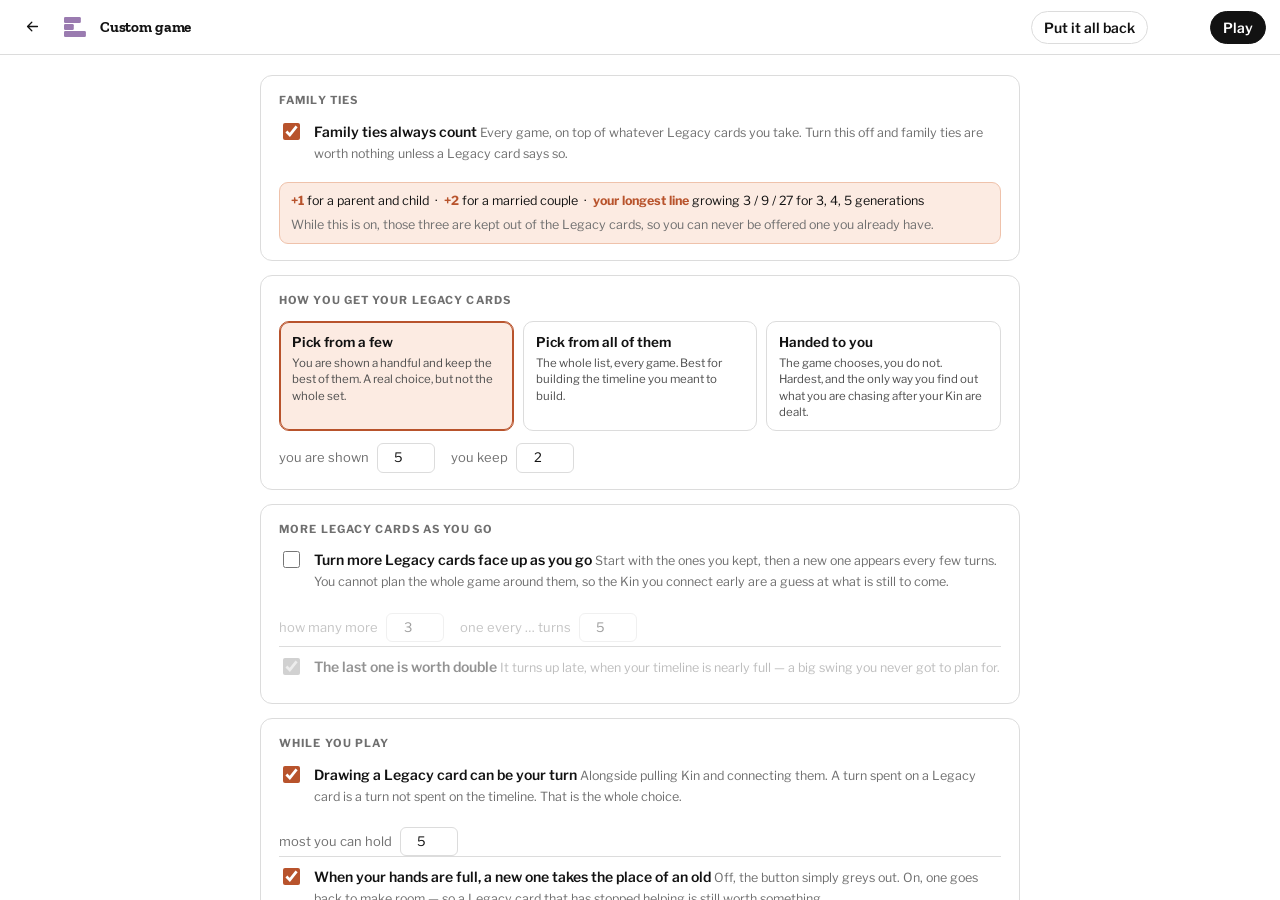
<file: settings.html>
<!doctype html><meta charset="utf-8">
<meta name="viewport" content="width=device-width,initial-scale=1,viewport-fit=cover">
<meta name="apple-mobile-web-app-capable" content="yes">
<meta name="apple-mobile-web-app-status-bar-style" content="default">
<meta name="apple-mobile-web-app-title" content="Kinspan">
<meta name="theme-color" content="#ffffff">
<link rel="icon" href="logo.svg" type="image/svg+xml">
<link rel="apple-touch-icon" href="touch-icon.png">
<title>Kinspan — custom game</title>
<script src="tree.js?v=18"></script>
<script src="family.js?v=18"></script>
<script src="rules.js?v=18"></script>
<style>
  :root{
    --bg:#f7f4ef; --panel:#ffffff; --edge:#ddd5c9; --ink:#2b2621; --dim:#7d7368;
    --gold:#9a7212; --warnbg:#fdf1e4; --warn:#b4671d;
  }
  *{box-sizing:border-box}
  html,body{height:100%}
  body{margin:0;background:var(--bg);color:var(--ink);
    font:14px/1.5 -apple-system,BlinkMacSystemFont,"Segoe UI",Inter,system-ui,sans-serif;
    display:flex;flex-direction:column}
  header{flex:none;background:var(--panel);border-bottom:1px solid var(--edge);
    display:flex;align-items:center;gap:14px;padding:9px 14px;position:sticky;top:0;z-index:5}
  .hmark{font-size:20px}
  header h1{font-size:15px;margin:0;letter-spacing:-.01em}
  header a{color:var(--gold);text-decoration:none;font-size:13px}
  header a.back{width:36px;height:36px;border:1px solid var(--edge);border-radius:99px;
    display:grid;place-items:center;color:var(--ink);font-size:17px;flex:none}
  header .sp{flex:1}
  button{font:inherit;border:1px solid var(--edge);background:var(--panel);color:var(--ink);
    border-radius:7px;padding:5px 12px;cursor:pointer}
  button:hover{border-color:var(--ink)}
  button.primary{background:var(--gold);border-color:var(--gold);color:#fff;font-weight:600}
  button:disabled{opacity:.45;cursor:default}
  main{flex:1;overflow:auto;padding:20px 16px 60px}
  .col{max-width:760px;margin:0 auto}
  section{background:var(--panel);border:1px solid var(--edge);border-radius:12px;
    padding:16px 18px;margin-bottom:14px}
  section h2{font-size:11px;text-transform:uppercase;letter-spacing:.1em;color:var(--dim);
    margin:0 0 12px}
  .opt{display:flex;gap:11px;align-items:flex-start;padding:9px 0;
    border-top:1px solid var(--edge)}
  .opt:first-of-type{border-top:0;padding-top:0}
  .opt .txt{flex:1}
  .opt .t{font-weight:600;font-size:14px}
  .opt .d{color:var(--dim);font-size:12.5px;line-height:1.45;margin-top:2px}
  .opt input[type=checkbox]{width:17px;height:17px;margin-top:2px;accent-color:var(--gold)}
  .opt.off .txt{opacity:.45}
  .opt.off{cursor:default}
  /* Radio cards for the pick-one choices -- a labelled card explains a mode
     far better than a radio and a word does. */
  .modes{display:grid;grid-template-columns:repeat(auto-fit,minmax(200px,1fr));gap:9px}
  .mode{border:1.5px solid var(--edge);border-radius:10px;padding:10px 12px;cursor:pointer;
    background:var(--soft)}
  .mode:hover{border-color:var(--ink)}
  .mode.on{border-color:var(--gold);background:var(--tint);box-shadow:0 0 0 1px var(--gold) inset}
  .mode .t{font-weight:640;font-size:13.5px}
  .mode .d{color:#4d4d4d;font-size:11.5px;line-height:1.42;margin-top:3px}
  .nums{display:flex;flex-wrap:wrap;gap:16px;margin-top:12px}
  .num{display:flex;align-items:center;gap:8px;font-size:13px}
  .num label{color:var(--dim)}
  .num input{width:58px;font:inherit;padding:4px 7px;border:1px solid var(--edge);
    border-radius:6px;background:var(--panel);color:var(--ink);text-align:center}
  /* A greyed control must actually be inert -- `.nums` is the row, `.num` the
     single field, and dimming only the label left a live input underneath. */
  .num.off,.nums.off{opacity:.4;pointer-events:none}
  .opt.off input{pointer-events:none}
  .baseline{background:var(--tint);border:1px solid var(--tintedge);border-radius:9px;
    padding:9px 11px;margin-top:10px;font-size:12.5px;line-height:1.5}
  .baseline b{color:var(--gold)}
  .summary{background:var(--soft);border:1px dashed var(--ink);border-radius:10px;
    padding:13px 15px;font-size:13.5px;line-height:1.6}
  .summary b{color:var(--gold)}
  .warn{background:var(--warnbg);border:1px solid #e6c39a;color:var(--warn);
    border-radius:8px;padding:9px 11px;font-size:12.5px;margin-top:10px}
  .foot{display:flex;gap:10px;align-items:center;margin-top:4px}
  .foot .sp{flex:1}
  .saved{color:var(--gold);font-size:12.5px;opacity:0;transition:opacity .2s}
  .saved.on{opacity:1}

  /* Phones: the header cannot hold a title, two links and two buttons, so the
     primary action moves to a fixed bar at the thumb end of the screen and the
     header keeps only navigation. Settings save as you touch them either way --
     the button is a way back to the game, not a commit. */
  @media (max-width: 760px){
    header{flex-wrap:wrap;row-gap:6px;padding:8px 10px;gap:10px}
    header h1{font-size:15px}
    header .sp{display:none}
    #save{display:none}
    #famname{display:none}
    #reset{order:9;font-size:12.5px;padding:7px 10px}
    header a{padding:6px 0;font-size:14px}
    main{padding:14px 10px 96px}
    section{padding:14px 13px;border-radius:11px}
    .modes{grid-template-columns:1fr}
    .nums{gap:12px}
    .num input{min-height:40px;width:66px;font-size:15px}
    .opt input[type=checkbox]{width:22px;height:22px}
    .foot{position:fixed;left:0;right:0;bottom:0;z-index:20;background:var(--panel);
      border-top:1px solid var(--edge);padding:10px 12px calc(10px + env(safe-area-inset-bottom));
      margin:0;box-shadow:0 -6px 20px rgba(0,0,0,.08)}
    #save2{flex:1;min-height:46px;font-size:15px}
  }
</style>
<link rel="stylesheet" href="theme.css?v=18">

<header>
  <a href="./#mode" class="back" aria-label="Back"><i data-ic="back"></i></a>
  <span class="hmark" data-logo="custom"></span>
  <h1>Custom game</h1>
  <span id="famname" class="fam"></span>
  <span class="sp"></span>
  <button id="reset">Put it all back</button>
  <span class="saved" id="saved">saved</span>
  <button id="save" class="primary">Play</button>
</header>

<main><div class="col">

  <section>
    <h2>Family ties</h2>
    <label class="opt" id="o-defaults">
      <input type="checkbox" data-k="defaults">
      <span class="txt">
        <span class="t">Family ties always count</span>
        <span class="d">Every game, on top of whatever Legacy cards you take. Turn this off
          and family ties are worth nothing unless a Legacy card says so.</span>
      </span>
    </label>
    <div class="baseline">
      <b>+1</b> for a parent and child &nbsp;·&nbsp;
      <b>+2</b> for a married couple &nbsp;·&nbsp;
      <b>your longest line</b> growing 3 / 9 / 27 for 3, 4, 5 generations
      <div style="color:var(--dim);margin-top:5px">While this is on, those three are kept
        out of the Legacy cards, so you can never be offered one you already have.</div>
    </div>
  </section>

  <section>
    <h2>How you get your Legacy cards</h2>
    <div class="modes" id="sel"></div>
    <div class="nums">
      <span class="num" id="n-deal"><label for="deal">you are shown</label>
        <input id="deal" type="number" min="2" max="24" data-k="deal"></span>
      <span class="num" id="n-keep"><label for="keep">you keep</label>
        <input id="keep" type="number" min="1" max="24" data-k="keep"></span>
    </div>
    <div class="warn" id="w-keep" hidden></div>
  </section>

  <section>
    <h2>More Legacy cards as you go</h2>
    <label class="opt" id="o-poker">
      <input type="checkbox" data-k="poker">
      <span class="txt">
        <span class="t">Turn more Legacy cards face up as you go</span>
        <span class="d">Start with the ones you kept, then a new one appears every few turns.
          You cannot plan the whole game around them, so the Kin you connect early are a
          guess at what is still to come.</span>
      </span>
    </label>
    <div class="nums" id="pnums">
      <span class="num"><label for="pf">how many more</label>
        <input id="pf" type="number" min="1" max="8" data-k="pokerFlips"></span>
      <span class="num"><label for="pe">one every … turns</label>
        <input id="pe" type="number" min="1" max="20" data-k="pokerEvery"></span>
    </div>
    <div class="warn" id="w-poker" hidden></div>
    <label class="opt" id="o-river" style="margin-top:4px">
      <input type="checkbox" data-k="river">
      <span class="txt">
        <span class="t">The last one is worth double</span>
        <span class="d">It turns up late, when your timeline is nearly full — a big swing
          you never got to plan for.</span>
      </span>
    </label>
  </section>

  <section>
    <h2>While you play</h2>
    <label class="opt" id="o-draw">
      <input type="checkbox" data-k="drawBonus">
      <span class="txt">
        <span class="t">Drawing a Legacy card can be your turn</span>
        <span class="d">Alongside pulling Kin and connecting them. A turn spent on a Legacy
          card is a turn not spent on the timeline. That is the whole choice.</span>
      </span>
    </label>
    <div class="nums" id="dnums">
      <span class="num"><label for="mb">most you can hold</label>
        <input id="mb" type="number" min="1" max="24" data-k="maxBonuses"></span>
    </div>
    <label class="opt" id="o-swap">
      <input type="checkbox" data-k="swapAtCap">
      <span class="txt">
        <span class="t">When your hands are full, a new one takes the place of an old</span>
        <span class="d">Off, the button simply greys out. On, one goes back to make room —
          so a Legacy card that has stopped helping is still worth something.</span>
      </span>
    </label>
  </section>

  <section>
    <h2>The marker</h2>
    <label class="opt" id="o-clock">
      <input type="checkbox" data-k="clockOn">
      <span class="txt">
        <span class="t">Walk a marker along the timeline</span>
        <span class="d">It starts at the decade your earliest Kin was born. Everything you
          do pushes it forward by a few years, and the game ends when the years run out.
          So each turn asks the same thing: what did you get for the time? A Kin's Gift
          only works while the marker stands inside their lifetime.</span>
      </span>
    </label>
    <div class="modes" id="cdir"></div>
    <div class="nums" id="cnums">
      <span class="num"><label for="cs">a step is</label>
        <input id="cs" type="number" min="1" max="100" data-k="clockStep"></span>
      <span class="num"><label for="cd">a Pull costs</label>
        <input id="cd" type="number" min="0" max="100" data-k="costDraw"></span>
      <span class="num"><label for="cp">a Connect costs</label>
        <input id="cp" type="number" min="0" max="100" data-k="costPlay"></span>
      <span class="num"><label for="cb">a Legacy card costs</label>
        <input id="cb" type="number" min="0" max="100" data-k="costBonus"></span>
    </div>
    <div class="baseline" style="margin-top:12px" id="clocknote"></div>
  </section>

  <section>
    <h2>Gifts</h2>
    <div class="nums">
      <span class="num"><label for="ar">dealt a Gift</label>
        <input id="ar" type="number" min="0" max="100" step="5" data-k="abilityRate"></span>
      <span class="num" style="color:var(--dim)">out of every 100 Kin — 0 turns Gifts off</span>
    </div>
    <div class="baseline" style="margin-top:12px" id="abilnote"></div>
  </section>

  <section>
    <h2>What a turn is</h2>
    <p class="sub" style="margin:-4px 0 12px">A turn is exactly one of three things:
      <b>Pull</b>, <b>Connect</b>, or <b>claim a Legacy card</b>.</p>
    <div class="nums">
      <span class="num"><label for="oh">opening hand</label>
        <input id="oh" type="number" min="1" max="10" data-k="openingHand"></span>
      <span class="num"><label for="dc">a Pull takes</label>
        <input id="dc" type="number" min="1" max="6" data-k="drawCount"></span>
      <span class="num"><label for="hl">hand limit</label>
        <input id="hl" type="number" min="2" max="16" data-k="handLimit"></span>
    </div>
    <div class="baseline" style="margin-top:12px" id="tlnote"></div>
    <div class="baseline" style="margin-top:12px">
      You can always Pull. Go over your hand limit and you <b>return Kin to the
      Archive</b> before your next turn — a full hand costs you something real
      instead of just greying out a button.
    </div>
    <label class="opt" id="o-pair" style="margin-top:6px">
      <input type="checkbox" data-k="pairPlay">
      <span class="txt">
        <span class="t">Married couples connect together</span>
        <span class="d">With both of them in your hand, a husband and wife go onto the timeline
          in one move. Everyone else pays their own way.</span>
      </span>
    </label>
  </section>

  <section>
    <h2>How much help you want</h2>
    <div class="modes" id="diff"></div>
  </section>

  <section>
    <h2>So this game goes like this</h2>
    <div class="summary" id="sum"></div>
  </section>

  <div class="foot">
    <span class="sp"></span>
    <button id="save2" class="primary">Play this game</button>
  </div>
</div></main>

<script>
const $=s=>document.querySelector(s);
const esc=s=>String(s??'').replace(/[&<>"]/g,c=>({'&':'&amp;','<':'&lt;','>':'&gt;','"':'&quot;'}[c]));
let S=loadSettings();
/* The counts on this page ("only 21 are draftable") have to match the game's,
   and the game's list is partly built from the loaded tree -- so fetch it here
   too rather than quoting a number that is quietly wrong. */
/* Kinspan ships with no family, so this page has to work before one is
   loaded -- the counts simply stay generic until there is a tree to count. */
FAMILY.load()
  .then(fam=>{ if(!fam) return;
    buildBonuses(FAMILY.playable(fam)); render();
    const el=document.getElementById('famname');
    if(el) el.textContent=fam.meta.title||''; })
  .catch(()=>{});

const DIFFS=[
  {id:'normal', t:'All the help',
   d:'Every Kin tells you what they are worth, your Legacy counts up as you go, and each Legacy card shows what it has given you.'},
  {id:'hard',   t:'A little less',
   d:'Kin do not tell you what they are worth. You still see your Legacy and where it came from — you just have to work out a move before you make it.'},
  {id:'brutal', t:'None at all',
   d:'Nothing tells you what it is worth, and your Legacy stays hidden. You find out how you did at the very end.'},
];
const CDIRS=[
  {id:'forward',  t:'Forward',
   d:'From the earliest birth to today. One pass, and every Gift is a single use.'},
  {id:'backward', t:'Backward',
   d:'From today back to the beginning. You meet the newest Kin first.'},
  {id:'forwardback', t:'There and home again',
   d:'Forward to the end, then all the way home. Every Gift comes back at the turn.'},
  {id:'backwardforward', t:'Home first, then out',
   d:'Back to the beginning, then forward again. Every Gift comes back at the turn.'},
];
const MODES=[
  {id:'draft', t:'Pick from a few',
   d:'You are shown a handful and keep the best of them. A real choice, but not the whole set.'},
  {id:'all',   t:'Pick from all of them',
   d:'The whole list, every game. Best for building the timeline you meant to build.'},
  {id:'random',t:'Handed to you',
   d:'The game chooses, you do not. Hardest, and the only way you find out what you are chasing after your Kin are dealt.'},
];

function render(){
  // checkboxes + numbers
  document.querySelectorAll('[data-k]').forEach(el=>{
    const k=el.dataset.k;
    if(el.type==='checkbox') el.checked = k==='poker' ? S.reveal==='poker' : !!S[k];
    else el.value = S[k];
  });
  $('#sel').innerHTML = MODES.map(m=>`
    <div class="mode ${S.selection===m.id?'on':''}" data-m="${m.id}">
      <div class="t">${esc(m.t)}</div><div class="d">${esc(m.d)}</div>
    </div>`).join('');
  $('#sel').querySelectorAll('.mode').forEach(el=>
    el.onclick=()=>{ S.selection=el.dataset.m; commit(); });

  $('#diff').innerHTML = DIFFS.map(m=>`
    <div class="mode ${S.difficulty===m.id?'on':''}" data-d="${m.id}">
      <div class="t">${esc(m.t)}</div><div class="d">${esc(m.d)}</div>
    </div>`).join('');
  $('#diff').querySelectorAll('.mode').forEach(el=>
    el.onclick=()=>{ S.difficulty=el.dataset.d; commit(); });

  $('#cdir').innerHTML = CDIRS.map(m=>`
    <div class="mode ${S.clockDir===m.id?'on':''}" data-c="${m.id}">
      <div class="t">${esc(m.t)}</div><div class="d">${esc(m.d)}</div>
    </div>`).join('');
  $('#cdir').querySelectorAll('.mode').forEach(el=>
    el.onclick=()=>{ S.clockDir=el.dataset.c; commit(); });
  $('#cdir').classList.toggle('off', !S.clockOn);
  $('#cnums').classList.toggle('off', !S.clockOn);

  const both = S.clockDir==='forwardback' || S.clockDir==='backwardforward';
  $('#clocknote').innerHTML = !S.clockOn
    ? 'Off: no marker, no timing on Gifts, and the game ends when the Archive empties or the turns run out.'
    : `A step is <b>${S.clockStep}</b> years. A Pull spends <b>${S.costDraw}</b>,
       a Connect <b>${S.costPlay}</b>, a Legacy card <b>${S.costBonus}</b>. Gifts are how you
       beat those numbers — free Kin, a free Connect, or years handed back.
       ${both?'<br>Every Gift comes back when the marker turns for home.':''}`;
  $('#abilnote').innerHTML = S.abilityRate<=0
    ? 'Off: nobody has a Gift, and the marker is only a clock.'
    : `Each game, <b>${S.abilityRate}</b> in every 100 Kin are dealt a Gift from their own life —
       three in four a Story with a smaller Gift you have to set up, one in four a Biography
       with a strong one. The rest are Sketches. A Gift you write in the card builder makes
       that Kin a Biography every game.`;

  // A "deal N" count is meaningless in the modes that don't deal, and a keep
  // count is meaningless when you pick freely -- grey them out rather than
  // leaving a live field that quietly does nothing.
  $('#n-deal').classList.toggle('off', S.selection!=='draft');
  $('#n-keep').classList.toggle('off', S.selection==='all');
  const poker=S.reveal==='poker';
  $('#pnums').classList.toggle('off',!poker);
  $('#o-river').classList.toggle('off',!poker);
  $('#o-river').querySelector('input').disabled=!poker;
  $('#dnums').classList.toggle('off',!S.drawBonus);
  $('#o-swap').classList.toggle('off',!S.drawBonus);
  $('#o-swap').querySelector('input').disabled=!S.drawBonus;

  // real constraints, stated where you can act on them
  const pool=draftPool(S).length;
  let w='';
  if(S.selection==='draft' && S.keep>=S.deal)
    w=`Keeping ${S.keep} of ${S.deal} is not really a choice — show more, or keep fewer.`;
  else if(S.selection==='draft' && S.deal>pool)
    w=`There are only ${pool} Legacy cards to choose from${S.defaults?' (three are family ties right now)':''}, so showing ${S.deal} will fall short.`;
  else if(S.keep>pool)
    w=`There are only ${pool} Legacy cards to choose from, so you cannot keep ${S.keep}.`;
  $('#w-keep').hidden=!w; $('#w-keep').textContent=w;

  $('#w-poker').hidden=true;

  $('#tlnote').innerHTML = S.clockOn
    ? `There is no turn limit — <b>the marker is the clock</b>. The game ends when it runs
       off the end of the timeline, or when the Archive and your hand are both empty.`
    : `With the marker off, the game runs until the Archive and your hand are both empty.`;
  $('#sum').innerHTML=summary();
}

function summary(){
  const pool=draftPool(S).length;
  const bits=[];
  bits.push(S.defaults
    ? 'Family ties count for free — <b>+1</b> a parent and child, <b>+2</b> a married couple, and your longest line growing.'
    : 'Nothing counts on its own beyond <b>+1</b> for each Kin you connect.');
  const keep=Math.min(S.keep,pool);
  if(S.selection==='all')    bits.push(`You take any Legacy cards you like from all <b>${pool}</b>.`);
  else if(S.selection==='random') bits.push(`The game hands you <b>${keep}</b>, no choosing.`);
  else bits.push(`You are shown <b>${Math.min(S.deal,pool)}</b> and keep <b>${keep}</b>.`);
  if(S.reveal==='poker'){
    const last=S.pokerEvery*S.pokerFlips;
    bits.push(`Then <b>${S.pokerFlips}</b> more turn face up, one every <b>${S.pokerEvery}</b> turns — `
      +`the last on turn <b>${last}</b>${S.river?', worth <b>double</b>':''}.`);
  }
  if(S.drawBonus) bits.push(`You can spend a turn drawing one more, unseen, up to <b>${S.maxBonuses}</b>`
    +(S.swapAtCap?', putting one back once your hands are full.':'.'));
  if(S.difficulty==='hard') bits.push('Kin do <b>not</b> tell you what they are worth.');
  else if(S.difficulty==='brutal')
    bits.push('Nothing tells you what it is worth, and <b>your Legacy stays hidden</b> until the end.');
  if(S.clockOn) bits.push(`A marker walks the timeline
    (${CDIRS.find(c=>c.id===S.clockDir)?.t.toLowerCase()}), and everything you do spends years.`);
  if(S.clockOn && S.abilityRate>0)
    bits.push(`<b>${S.abilityRate}</b> in every 100 Kin are dealt a Gift you can use while the marker stands inside their life.`);
  bits.push(S.clockOn
    ? 'It ends when the marker runs off the end, or when the Archive and your hand run dry.'
    : 'It ends when the Archive and your hand are both empty.');
  bits.push(`You start with <b>${S.openingHand}</b> Kin in hand. A Pull takes <b>${S.drawCount}</b>, `
    +`and holding more than <b>${S.handLimit}</b> means returning some to the Archive.`);
  if(S.pairPlay) bits.push('A married couple both in your hand connect together for one move.');
  return bits.join(' ');
}

function commit(){
  document.querySelectorAll('[data-k]').forEach(el=>{
    const k=el.dataset.k;
    if(el.type==='checkbox'){
      if(k==='poker') S.reveal = el.checked ? 'poker' : 'none';
      else S[k]=el.checked;
    } else {
      const v=parseInt(el.value,10);
      if(!isNaN(v)) S[k]=Math.max(+el.min, Math.min(+el.max, v));
    }
  });
  saveSettings(S);
  flash();
  render();
}
let ft=null;
function flash(){ const e=$('#saved'); e.classList.add('on');
  clearTimeout(ft); ft=setTimeout(()=>e.classList.remove('on'),1100); }

// Settings save as you change them -- the buttons only take you to the game.
document.addEventListener('change', e=>{ if(e.target.dataset.k) commit(); });
$('#reset').onclick=()=>{ S=Object.assign({},DEFAULT_SETTINGS); saveSettings(S); flash(); render(); };
$('#save').onclick=$('#save2').onclick=()=>{ commit(); location.href='play.html?mode=custom'; };
render();
</script>
</file>
<file: theme.css>
/* Kinspan house style, loaded after every page's own <style> so it wins.
 * Puzzle-paper look: white page, near-black ink, one slab serif for titles,
 * Franklin for everything else, black pill buttons, flat surfaces. Colour
 * comes from the logo and the game modes, not from the chrome. */
@import url('https://fonts.googleapis.com/css2?family=Libre+Franklin:wght@400;500;600;700;800&family=Zilla+Slab:wght@600;700&display=swap');

:root{
  --bg:#ffffff; --panel:#ffffff; --edge:#dcdcdc; --ink:#121212; --dim:#6f6f6f;
  --gold:#b8532c;          /* accent text: points, Gifts, links -- a deep cut of the logo */
  --brand:#F0966E; --tint:#fcebe2; --tintedge:#efc2ab; --soft:#f4f4f4;
  --ease:cubic-bezier(.3,1.3,.5,1);
}
body{font-family:'Libre Franklin',-apple-system,"Segoe UI",Roboto,sans-serif;background:var(--bg);color:var(--ink)}
/* The slab serif is for titles a person reads as a title; the small capitals
   labels over sections stay in Franklin. */
h1,.serif,.top h2,.sheet>h2:first-child,#isheet h2,#bsheet h2,.final .big,#ltot{
  font-family:'Zilla Slab',Georgia,serif;letter-spacing:-.01em}
.toast{background:var(--ink);border-radius:6px;font-weight:600}
.mode:not(.on){background:#fff}

/* Buttons: black pill for the one thing to do, outlined pill for the rest. */
button,.btn{border-radius:999px;font-weight:600}
button.primary,.btn.primary,.btn.gold{background:var(--ink);border-color:var(--ink);color:#fff}
button.primary:hover:not(:disabled),.btn.primary:hover,.btn.gold:hover{background:#333;border-color:#333}
button:hover:not(:disabled),.btn:hover{border-color:var(--ink)}
button:focus-visible,.btn:focus-visible,a:focus-visible{outline:2px solid var(--ink);outline-offset:2px}

/* Headers: white bar, hairline under it, icons without frames. */
header{background:#fff;border-bottom:1px solid var(--edge);box-shadow:none}
header h1{font-family:'Zilla Slab',Georgia,serif;font-weight:700}
button.icon,.round,a.back,.back{border-color:transparent!important;background:transparent!important}
button.icon:hover,.round:hover,a.back:hover,.back:hover{background:var(--soft)!important}

/* Sheets and cards sit flat on the page. */
.sheet{border-radius:14px;box-shadow:0 10px 40px rgba(0,0,0,.18)}
input,select,textarea{font-family:inherit}

/* Card tiers, shown the way games show loot. A Sketch is a plain card; a Story
 * wears a blue frame and gem; a Biography a gold frame, a glow, and a glint
 * that runs across it. Rings are box-shadows so a card's own side-colour
 * border stays as it is. */
:root{--rare:#3b7dd8; --legend:#e0a82e}
.t-low{box-shadow:0 0 0 1.5px var(--rare),0 3px 10px rgba(59,125,216,.22)!important}
.t-high{box-shadow:0 0 0 2px var(--legend),0 0 16px rgba(224,168,46,.5)!important}
.t-high::before{content:'';position:absolute;inset:0;border-radius:inherit;pointer-events:none;z-index:1;
  background:linear-gradient(105deg,transparent 44%,rgba(255,255,255,.5) 50%,transparent 56%) 0 0/260% 100% no-repeat;
  animation:glint 3.4s ease-in-out infinite}
@keyframes glint{0%{background-position:140% 0}55%,100%{background-position:-140% 0}}
.gem{display:inline-block;width:8px;height:8px;transform:rotate(45deg);border-radius:1.5px;
  margin:0 6px 1px 1px;vertical-align:middle;flex:none}
.gem.low{background:var(--rare);box-shadow:0 0 0 1px #fff}
.gem.high{background:linear-gradient(135deg,#ffe58a,#d99a16);box-shadow:0 0 0 1px #fff,0 0 6px rgba(224,168,46,.9)}
@media (prefers-reduced-motion: reduce){.t-high::before{animation:none;opacity:0}}

/* ---- The Kin card ----------------------------------------------------
 * One card, drawn by kinCard() in rules.js, on the board's hand and in the
 * card builder alike. --ch is the shortest it may be; it grows to fit. */
.hc{position:relative;border-radius:14px}
.hc .face{position:relative;min-height:var(--ch);box-sizing:border-box;border-radius:14px;background:#fff;border:1px solid #d9d2c6;overflow:hidden;
  display:flex;flex-direction:column;box-shadow:0 -2px 10px rgba(0,0,0,.08)}
/* Rarity is the finish. Rare: blue holo frame and banner. Legendary: gold foil, rainbow sheen, sparkle. */
.hc.r-rare,.hc.r-legend{padding:3px;box-sizing:border-box}
.hc.r-rare{background:linear-gradient(135deg,#6fa8ff,#a6f0ff 30%,#c4a6ff 55%,#6fa8ff 80%,#a6f0ff);box-shadow:0 0 16px rgba(96,160,255,.55)}
.hc.r-legend{padding:4px;background:linear-gradient(135deg,#fff1b8,#e0a82e 25%,#fff6cf 45%,#c98c12 65%,#ffe58a 85%);box-shadow:0 0 22px rgba(240,180,40,.7)}
.hc.r-rare .face,.hc.r-legend .face{border:0;border-radius:11px;min-height:calc(var(--ch) - 6px)}
.hc.r-legend .face{background:#fffaf0;min-height:calc(var(--ch) - 8px)}
.hc .head{min-height:58px;flex:none;box-sizing:border-box;padding:9px 10px 8px 12px;position:relative}
.hc.pat .head{background:#cfe1f1} .hc.mat .head{background:#f6c9ae} .hc.self .head{background:#c4e6cd}
.hc.r-rare .head{background:linear-gradient(120deg,#cfe3ff 0%,#dcfbff 30%,#e9dcff 55%,#cfe3ff 80%)}
.hc.r-legend .head{background:linear-gradient(100deg,transparent 25%,rgba(255,120,200,.28) 38%,rgba(120,220,255,.3) 50%,rgba(255,240,120,.3) 62%,transparent 75%),linear-gradient(120deg,#ffe58a,#fff6cf 30%,#f3c64d 52%,#fff1b8 72%,#e7b43a)}
.hc.r-legend::after{content:'';position:absolute;top:-9px;left:-8px;width:20px;height:20px;z-index:3;
  background:#ffe58a;clip-path:polygon(50% 0,59% 41%,100% 50%,59% 59%,50% 100%,41% 59%,0 50%,41% 41%)}
/* The whole name, always: it wraps to a second line, and a long one sets
   a size smaller, rather than ever being cut off. */
.hc .n{display:block;font-family:'Zilla Slab',Georgia,serif;font-weight:700;font-size:17px;line-height:1.08;
  color:var(--ink);overflow-wrap:anywhere}
.hc .n.long{font-size:15px}
.hc .yr{display:flex;align-items:center;gap:6px;font-size:12px;font-weight:700;margin-top:3px}
.hc .yr .gi{margin-left:auto;font-size:14px;color:var(--dim);display:flex}
.hc.r-rare .yr .gi{color:#3b7dd8} .hc.r-legend .yr .gi{color:#9a6a00}
.hc .rel{padding:6px 11px 0;font-size:9.5px;font-weight:800;letter-spacing:.1em;text-transform:uppercase;line-height:1.35}
.hc.pat .rel{color:var(--pat)} .hc.mat .rel{color:var(--mat)} .hc.self .rel{color:var(--self)}
.hc .sec{margin:5px 11px 0;border-top:1px solid #ece6dc;padding-top:4px}
.hc .lab{font-size:8.5px;font-weight:800;letter-spacing:.14em;text-transform:uppercase;color:#8a8a8a;margin-bottom:1px}
.hc dl{display:grid;grid-template-columns:44px minmax(0,1fr);row-gap:0;margin:0;font-size:10.5px;line-height:1.4}
.hc dt{color:#6f6f6f} .hc dd{margin:0;overflow-wrap:anywhere}
.hc .dot{display:inline-block;width:7px;height:7px;border-radius:50%;background:var(--d);box-shadow:0 0 0 1px var(--ink);
  vertical-align:1px;margin-left:4px}
.hc .more{margin:3px 11px 0;font-size:9.5px;color:#8a8a8a}
.hc .gift{margin:auto 7px 7px;flex:none;display:flex;gap:7px;align-items:center;padding:6px 7px;border-radius:10px;background:var(--soft)}
.hc.r-rare .gift{background:linear-gradient(120deg,#e3eeff,#eefcff 50%,#f1e9ff)}
.hc.r-legend .gift{background:linear-gradient(120deg,#fff1b8,#fffaf0 50%,#ffe58a)}
.hc .gift .md{width:28px;height:28px;flex:none;border-radius:50%;background:#fff;border:1.5px solid var(--ink);display:grid;place-items:center;font-size:15px}
.hc.r-legend .gift .md{background:#ffe58a}
.hc .gift b{display:block;font-size:11px;font-weight:800}
.hc .gift small{display:block;font-size:9.5px;line-height:1.25;color:#3d3d3d}
.hc > .gain{position:absolute;top:-13px;right:-9px;left:auto;z-index:9;border:2px solid #fff;
  background:var(--ink);color:#fff;border-radius:99px;padding:1px 9px;font-size:12.5px;font-weight:800;line-height:18px;
  box-shadow:0 2px 6px rgba(0,0,0,.2)}
.hc > .gain.free{background:var(--self)} .hc > .gain.drop{background:#b4671d;color:#fff}
</file>
